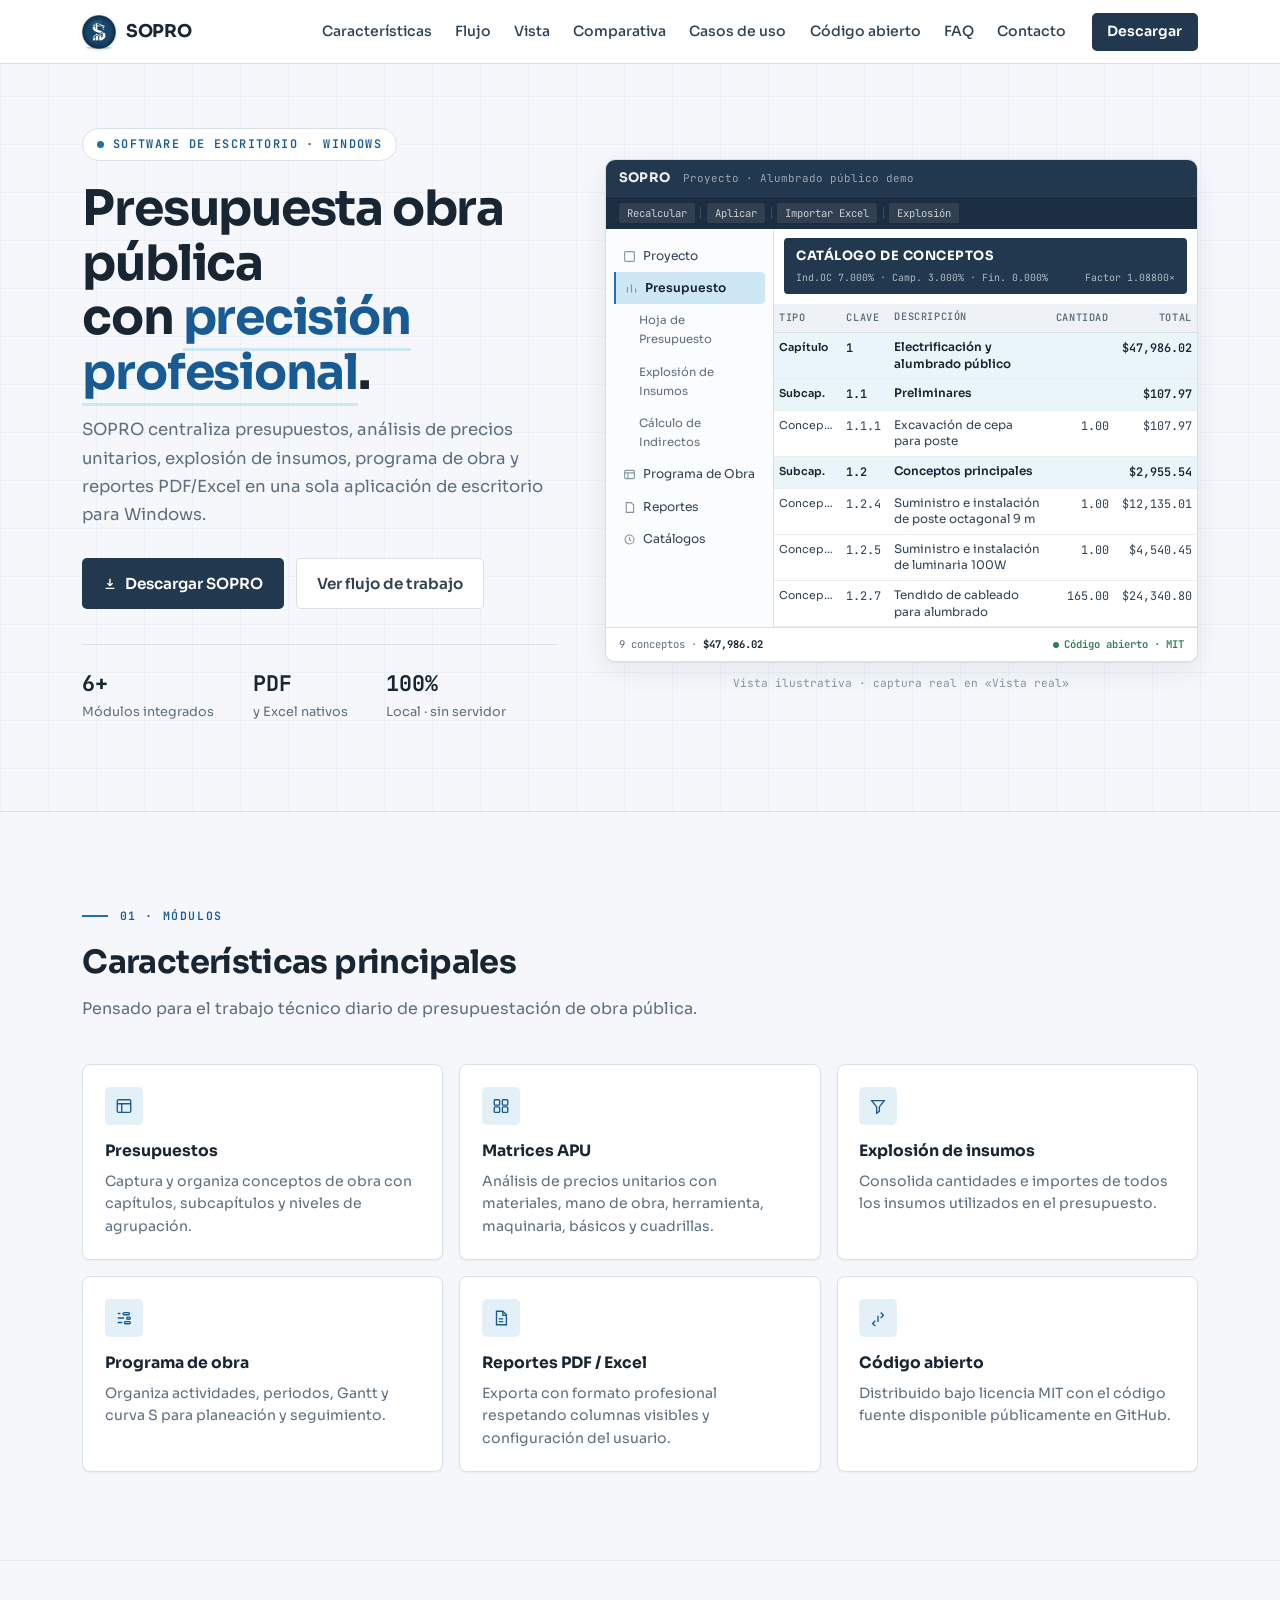
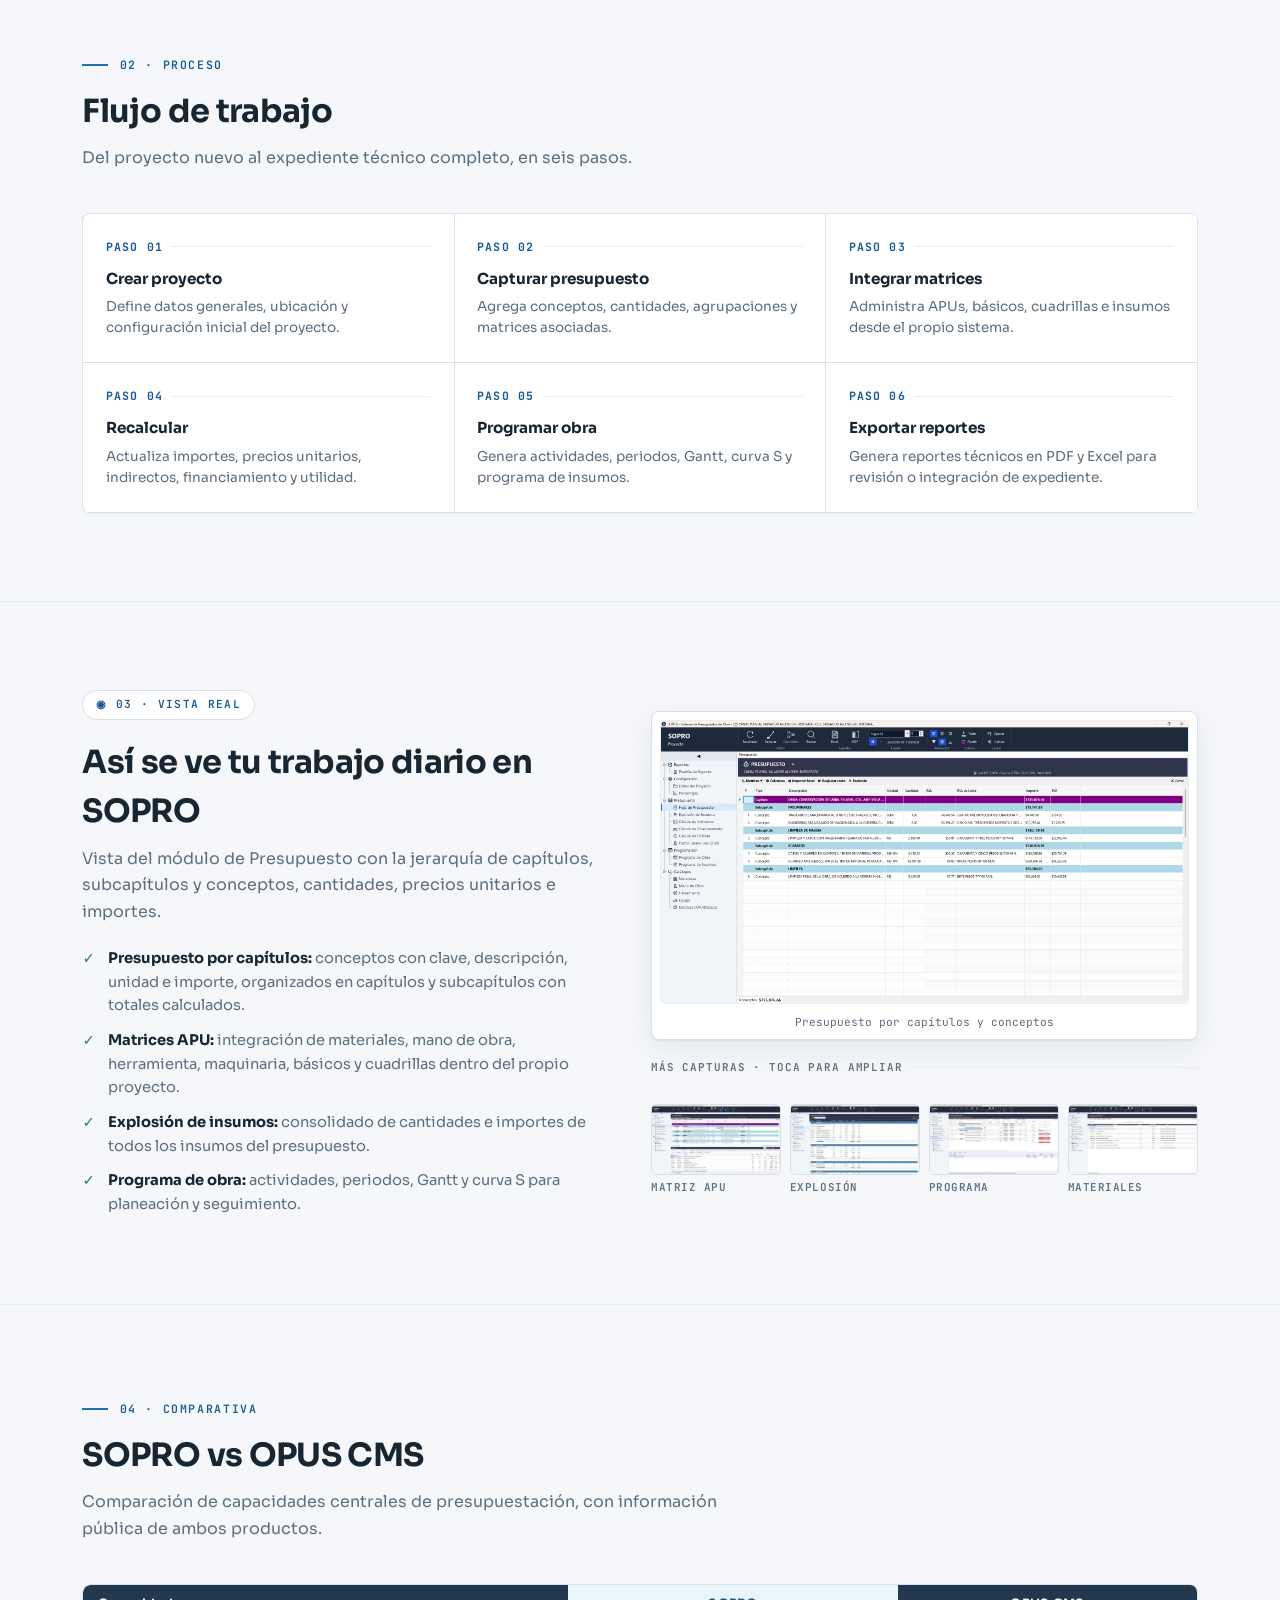
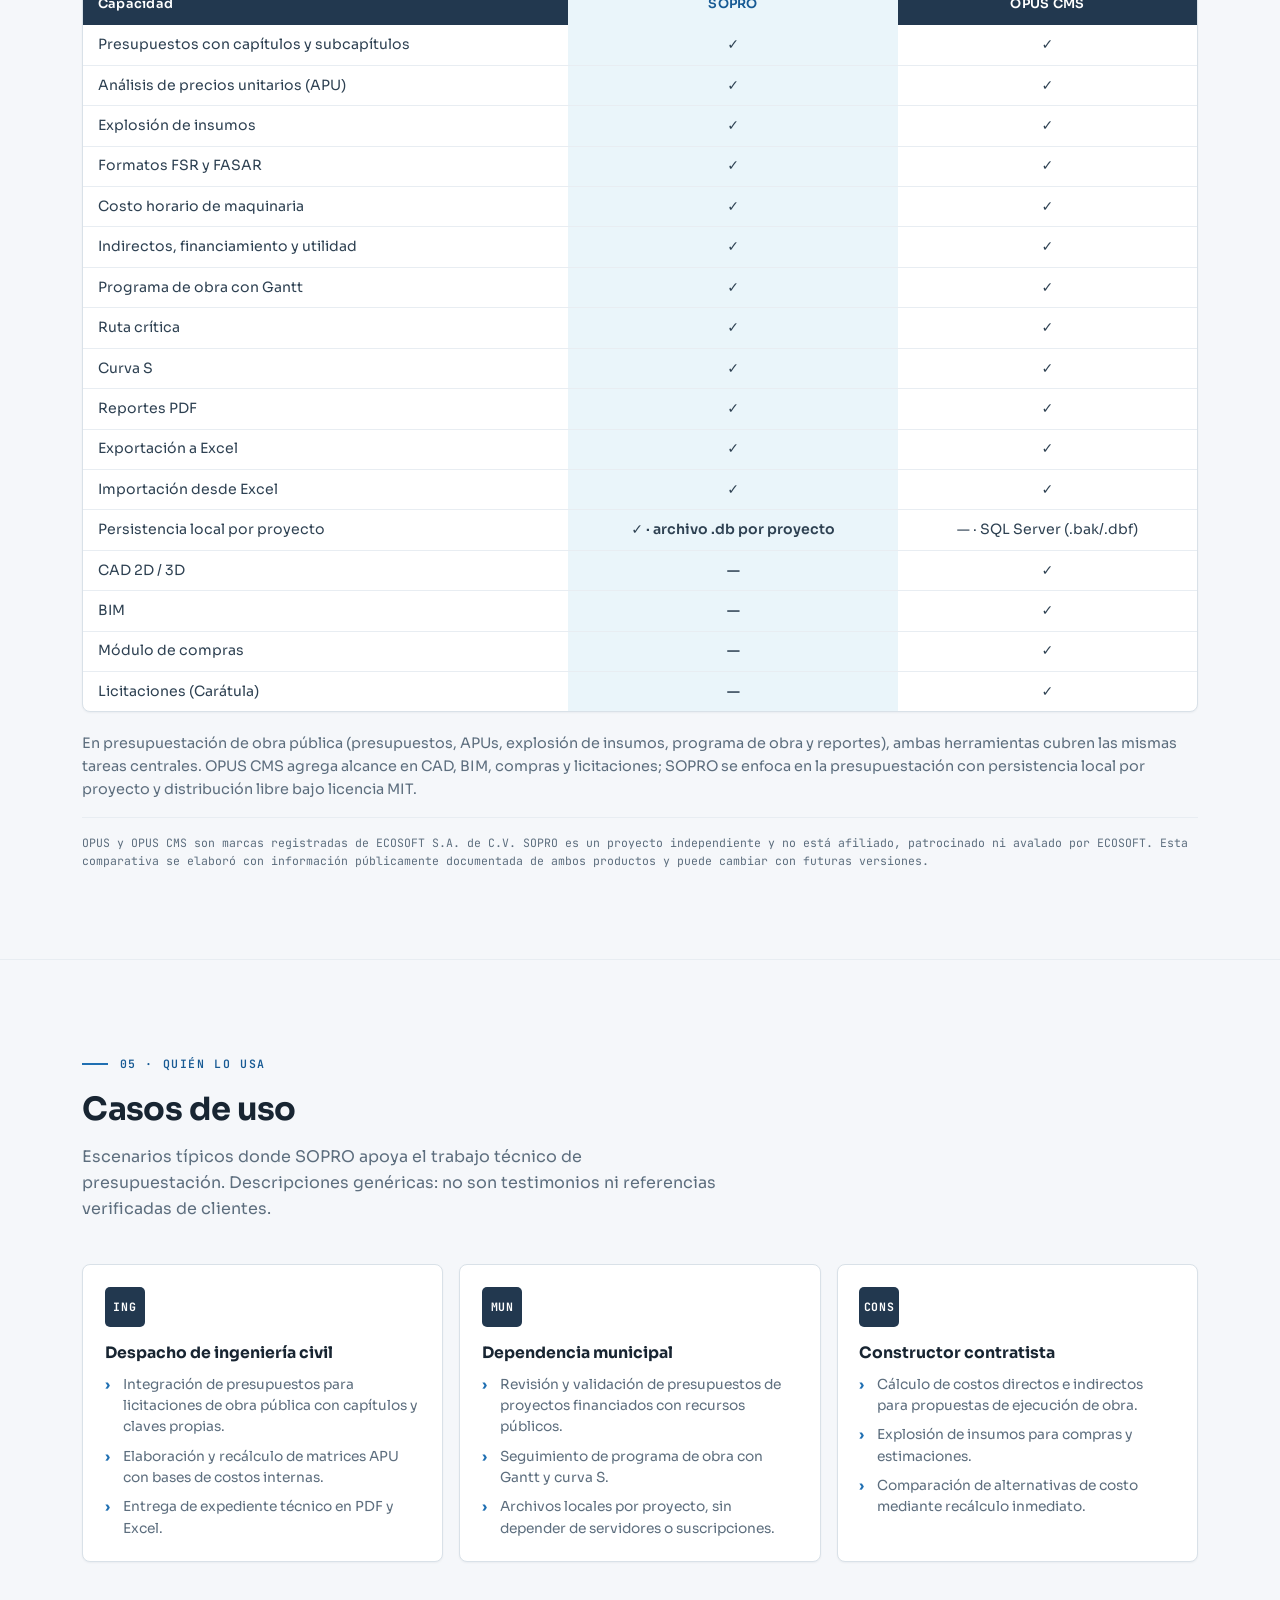
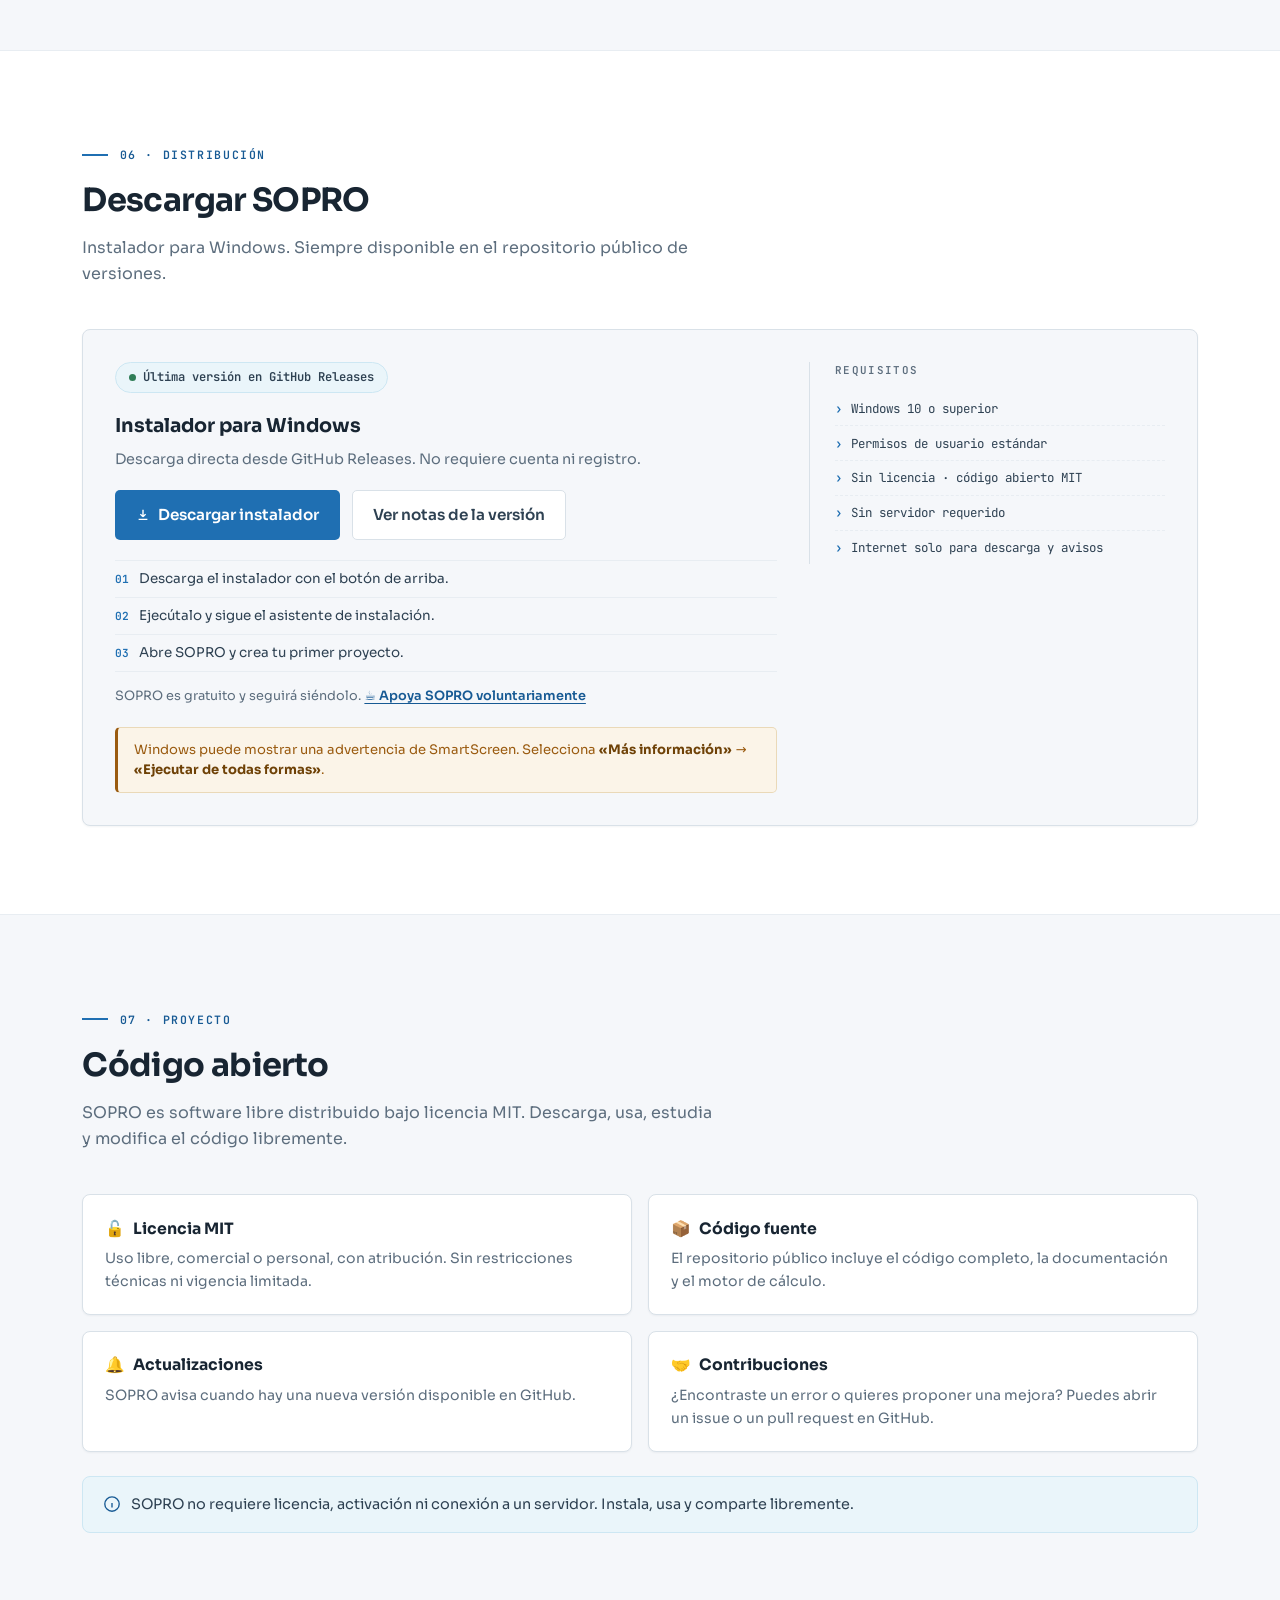
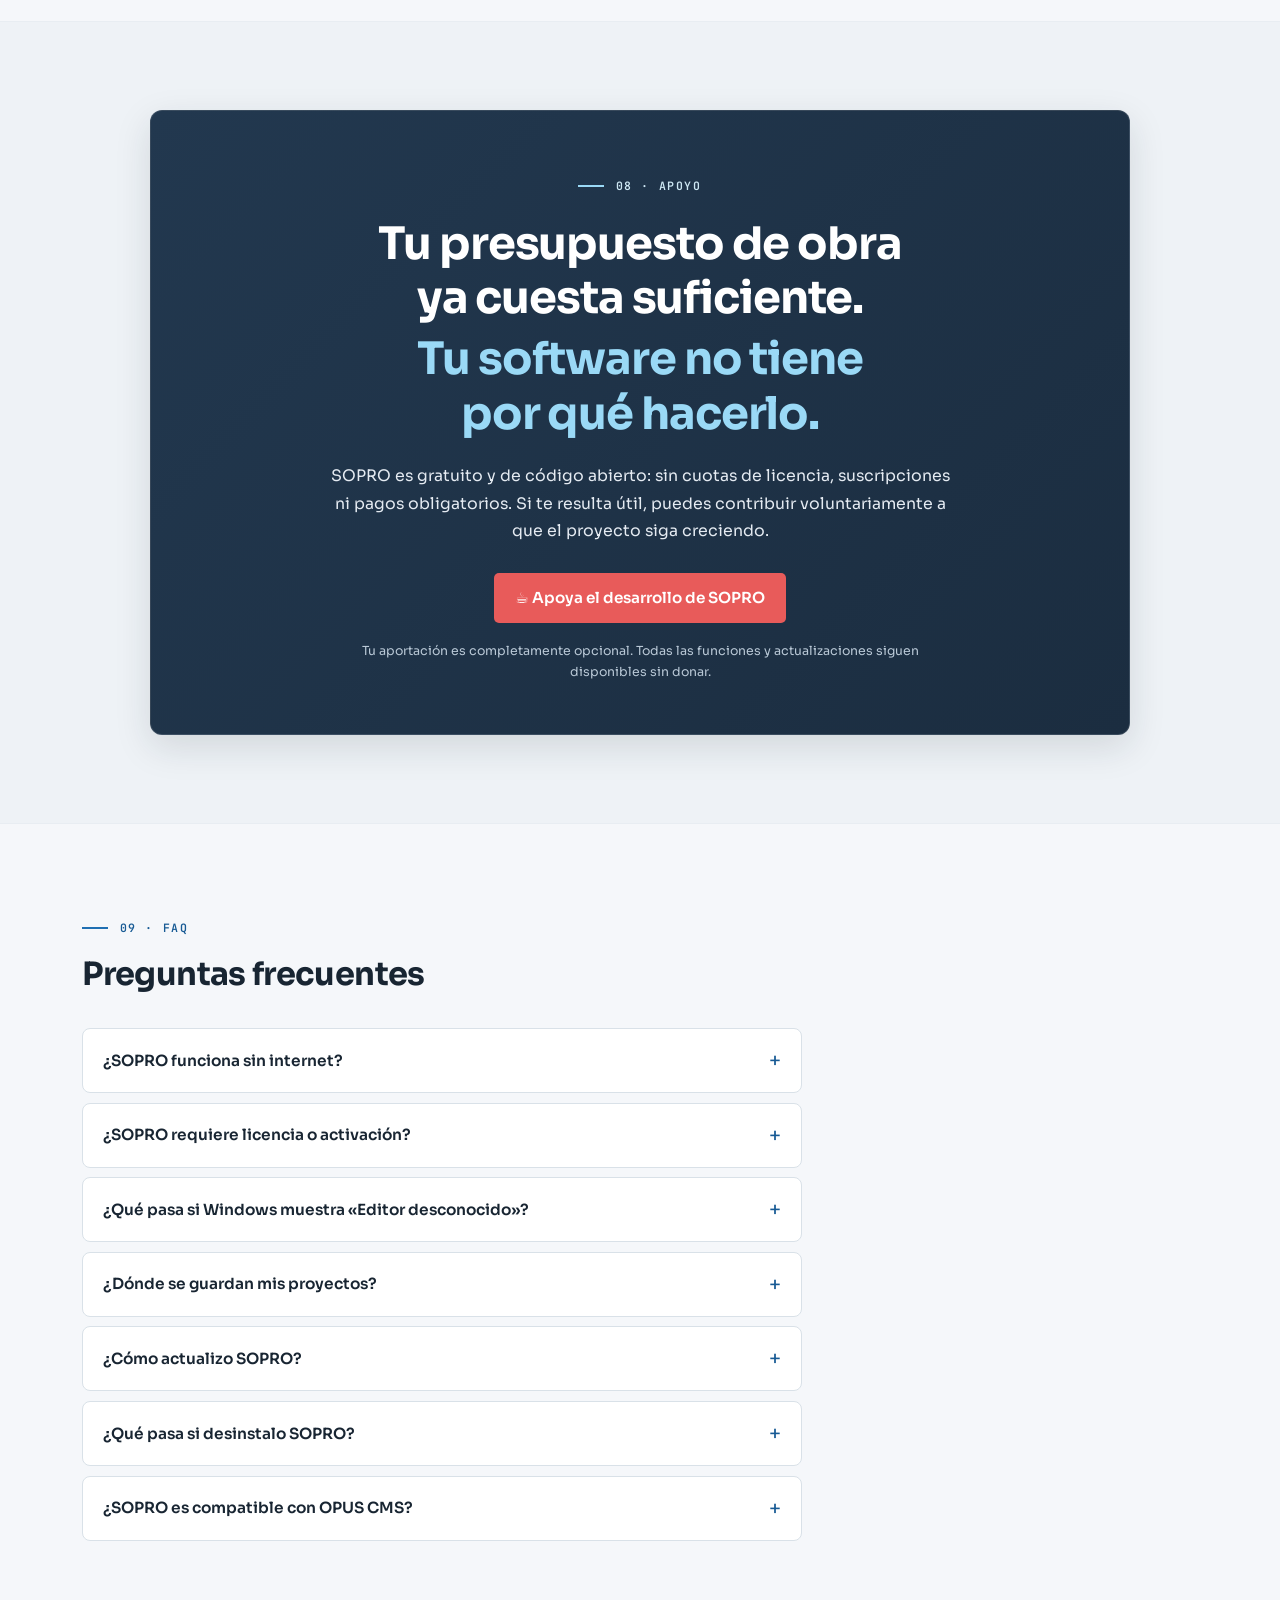
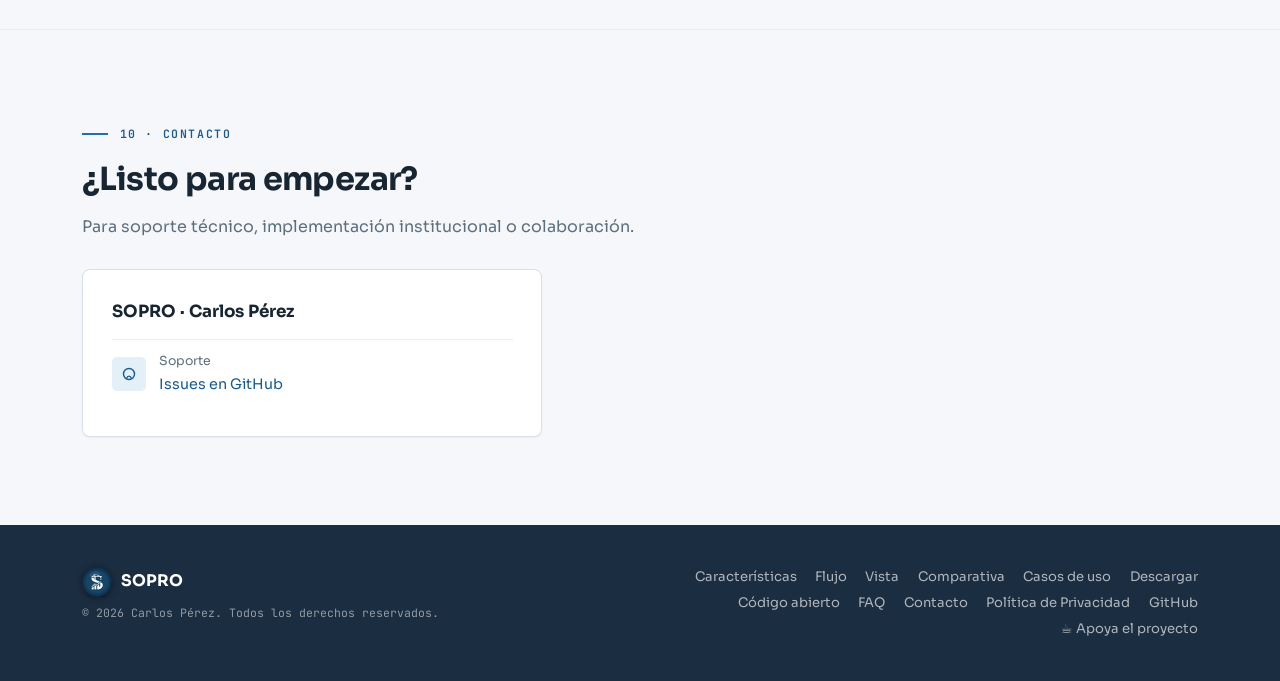
<file: index.html>
<!doctype html>
<html lang="es-MX">
<head>
  <meta charset="utf-8" />
  <meta name="viewport" content="width=device-width, initial-scale=1" />
  <script>document.documentElement.classList.add('js');</script>
  <title>SOPRO · Sistema de Presupuestación de Obra Pública</title>
  <meta name="description" content="Aplicación de escritorio para Windows que presupuesta obra pública: APUs, explosión de insumos, programa de obra y reportes PDF/Excel. Código abierto MIT." />
  <meta name="author" content="Carlos Pérez" />
  <meta name="application-name" content="SOPRO — Sistema de Presupuestación de Obra Pública" />
  <meta name="keywords" content="SOPRO, presupuesto de obra pública, análisis de precios unitarios, APU, programa de obra, explosión de insumos, software de presupuestos" />
  <meta name="robots" content="index, follow" />
  <meta name="theme-color" content="#F5F7FA" />
  <link rel="canonical" href="https://icarlost.github.io/SOPRO-WEB/" />
  <link rel="icon" href="assets/favicon.ico" sizes="16x16 24x24 32x32 48x48 64x64 128x128 256x256" />
  <noscript><style>.reveal { opacity: 1; transform: none }</style></noscript>
  <meta property="og:title" content="SOPRO · Sistema de Presupuestación de Obra Pública" />
  <meta property="og:description" content="Presupuestos, APUs, explosión de insumos, programa de obra y reportes PDF/Excel en una aplicación de escritorio para Windows." />
  <meta property="og:type" content="website" />
  <meta property="og:url" content="https://icarlost.github.io/SOPRO-WEB/" />
  <meta property="og:site_name" content="SOPRO" />
  <meta property="og:locale" content="es_MX" />
  <meta property="og:image" content="https://icarlost.github.io/SOPRO-WEB/assets/og-image-v3.png" />
  <meta property="og:image:width" content="1200" />
  <meta property="og:image:height" content="630" />
  <meta property="og:image:type" content="image/png" />
  <meta property="og:image:alt" content="SOPRO: presupuesto de obra pública con APUs, explosión de insumos y programa de obra." />
  <meta name="twitter:card" content="summary_large_image" />
  <meta name="twitter:title" content="SOPRO · Sistema de Presupuestación de Obra Pública" />
  <meta name="twitter:description" content="Presupuestos, APUs, explosión de insumos, programa de obra y reportes PDF/Excel en una aplicación de escritorio para Windows." />
  <meta name="twitter:image" content="https://icarlost.github.io/SOPRO-WEB/assets/og-image-v3.png" />
  <meta name="twitter:image:alt" content="SOPRO: presupuesto de obra pública con APUs, explosión de insumos y programa de obra." />
  <style>
    /* ======================================================================
       index.html · dirección visual «Expediente Técnico».
       Archivo 100% self-contained: NO enlaza assets/styles.css.
       Paleta derivada de la aplicación real (ribbon navy, selección de fila
       cian). Fuentes autohospedadas en 'assets/fonts/...' (SIL OFL).
       ==================================================================== */

    /* ─── 1 · @font-face · fuentes autohospedadas (variable wght 100..800) ── */

    /* Sora · latin */
    @font-face {
      font-family: 'Sora';
      font-style: normal;
      font-weight: 100 800;
      font-display: swap;
      src: url('assets/fonts/sora-variable-latin.woff2') format('woff2');
      unicode-range: U+0000-00FF, U+0131, U+0152-0153, U+02BB-02BC, U+02C6, U+02DA, U+02DC, U+0304, U+0308, U+0329, U+2000-206F, U+2074, U+20AC, U+2122, U+2191, U+2193, U+2212, U+2215, U+FEFF, U+FFFD;
    }

    /* Sora · latin-ext */
    @font-face {
      font-family: 'Sora';
      font-style: normal;
      font-weight: 100 800;
      font-display: swap;
      src: url('assets/fonts/sora-variable-latin-ext.woff2') format('woff2');
      unicode-range: U+0100-02AF, U+0304, U+0308, U+0329, U+1E00-1E9F, U+1EF2-1EFF, U+2020, U+20A0-20AB, U+20AD-20C0, U+2113, U+2C60-2C7F, U+A720-A7FF;
    }

    /* JetBrains Mono · latin */
    @font-face {
      font-family: 'JetBrains Mono';
      font-style: normal;
      font-weight: 100 800;
      font-display: swap;
      src: url('assets/fonts/jetbrains-mono-variable-latin.woff2') format('woff2');
      unicode-range: U+0000-00FF, U+0131, U+0152-0153, U+02BB-02BC, U+02C6, U+02DA, U+02DC, U+0304, U+0308, U+0329, U+2000-206F, U+2074, U+20AC, U+2122, U+2191, U+2193, U+2212, U+2215, U+FEFF, U+FFFD;
    }

    /* JetBrains Mono · latin-ext */
    @font-face {
      font-family: 'JetBrains Mono';
      font-style: normal;
      font-weight: 100 800;
      font-display: swap;
      src: url('assets/fonts/jetbrains-mono-variable-latin-ext.woff2') format('woff2');
      unicode-range: U+0100-02AF, U+0304, U+0308, U+0329, U+1E00-1E9F, U+1EF2-1EFF, U+2020, U+20A0-20AB, U+20AD-20C0, U+2113, U+2C60-2C7F, U+A720-A7FF;
    }

    /* ─── 2 · tokens del sistema «Expediente Técnico» ───────────────────── */
    :root {
      color-scheme: light;

      /* Papel y tinta */
      --paper:      #F5F7FA;
      --surface:    #FFFFFF;
      --surface-2:  #EEF2F6;
      --ink:        #182532;
      --ink-2:      #2E4152;
      --muted:      #5D6E7E;
      --muted-2:    #8496A5;

      /* Paleta de la app */
      --navy:       #22384F;
      --navy-2:     #1B2D40;
      --navy-3:     #2C435E;
      --selection:  #CDE7F3;
      --selection-2:#EAF5FA;

      /* Acento único */
      --accent:     #1F6FB2;
      --accent-ink: #175A94;
      --accent-soft:#E4F0F8;

      /* Semánticos */
      --ok:         #2F7D57;
      --warn:       #9A5B10;
      --warn-bg:    #FBF4E8;
      --kofi:       #E85B5A;

      /* Geometría */
      --line:       #D9E1E8;
      --line-soft:  #E8EDF2;
      --radius:     8px;
      --radius-sm:  5px;

      /* Sombra contenida, monocroma */
      --shadow-card:  0 1px 2px rgba(24,37,50,.06), 0 10px 30px rgba(24,37,50,.07);
      --shadow-soft:  0 1px 2px rgba(24,37,50,.05);

      /* Tipografía */
      --font: 'Sora', system-ui, 'Segoe UI', sans-serif;
      --mono: 'JetBrains Mono', ui-monospace, Consolas, monospace;
    }

    /* ─── 3 · base ──────────────────────────────────────────────────────── */
    *, *::before, *::after { box-sizing: border-box; margin: 0; padding: 0 }
    html { scroll-behavior: smooth; scroll-padding-top: 92px }
    body {
      font-family: var(--font);
      color: var(--ink);
      background: var(--paper);
      -webkit-font-smoothing: antialiased;
      line-height: 1.55;
    }
    a { color: var(--accent-ink); text-decoration: none }
    a:hover { text-decoration: underline; text-underline-offset: 3px }
    img, svg { display: block }
    section[id] { scroll-margin-top: 92px }
    .container { max-width: 1160px; margin: 0 auto; padding: 0 1.4rem }
    section { padding: 5.5rem 0 }
    section + section { border-top: 1px solid var(--line-soft) }
    .skip-link {
      position: absolute; left: -999px; top: 0; z-index: 200;
      background: var(--navy); color: #fff; padding: .6rem 1rem;
      border-radius: 0 0 var(--radius-sm) 0; font-size: .9rem;
    }
    .skip-link:focus { left: 0 }
    :is(a, button, summary):focus-visible {
      outline: 2px solid var(--accent); outline-offset: 2px; border-radius: var(--radius-sm);
    }

    /* ─── 4 · nav · barra sólida como el ribbon de la app ───────────────── */
    .nav-wrap {
      position: fixed; inset: 0 0 auto 0; z-index: 100;
      background: rgba(255,255,255,.96);
      border-bottom: 1px solid var(--line);
      transition: box-shadow .25s ease;
    }
    .nav-wrap.scrolled { box-shadow: 0 2px 12px rgba(24,37,50,.08) }
    nav { display: flex; align-items: center; justify-content: space-between; gap: 1rem; padding: .8rem 0 }
    .brand {
      display: flex; align-items: center; gap: .6rem; flex: none;
      font-weight: 700; font-size: 1.1rem; color: var(--ink); letter-spacing: -.02em;
    }
    .logo-mark {
      width: 34px; height: 34px; flex: none;
      object-fit: contain;
      filter: drop-shadow(0 1px 2px rgba(24,37,50,.16));
    }
    .menu {
      display: flex; gap: .15rem; align-items: center; flex-wrap: nowrap;
      margin-left: auto;
    }
    .menu a {
      color: var(--ink-2); font-size: .88rem; font-weight: 500;
      padding: .45rem .65rem; border-radius: var(--radius-sm);
      white-space: nowrap;
      transition: color .15s, background .15s;
    }
    .menu a:hover { color: var(--ink); background: var(--surface-2); text-decoration: none }
    .nav-actions { display: flex; align-items: center; gap: .5rem; flex: none }
    .btn-nav {
      display: inline-flex; align-items: center; justify-content: center;
      background: var(--navy); color: #fff; font-weight: 600;
      font-size: .88rem; white-space: nowrap;
      padding: .5rem .95rem; border-radius: var(--radius-sm);
      transition: background .15s, transform .15s;
    }
    .btn-nav:hover { background: var(--navy-3); color: #fff; text-decoration: none }

    .nav-toggle {
      display: none; flex-direction: column; justify-content: center; gap: 5px;
      width: 40px; height: 40px; padding: 10px;
      background: transparent; border: 1px solid var(--line);
      border-radius: var(--radius-sm); cursor: pointer;
    }
    .nav-toggle:hover { background: var(--surface-2) }
    .nav-toggle span {
      display: block; height: 2px; width: 100%; background: var(--ink);
      border-radius: 2px; transition: transform .22s ease, opacity .22s ease;
    }
    .nav-toggle[aria-expanded="true"] span:nth-child(1) { transform: translateY(7px) rotate(45deg) }
    .nav-toggle[aria-expanded="true"] span:nth-child(2) { opacity: 0 }
    .nav-toggle[aria-expanded="true"] span:nth-child(3) { transform: translateY(-7px) rotate(-45deg) }

    /* ─── 5 · hero · papel de dibujo técnico ────────────────────────────── */
    .hero {
      position: relative; overflow: hidden;
      padding: 8rem 0 5.5rem;
      background:
        linear-gradient(rgba(31,111,178,.045) 1px, transparent 1px) 0 0 / 100% 48px,
        linear-gradient(90deg, rgba(31,111,178,.045) 1px, transparent 1px) 0 0 / 48px 100%,
        var(--paper);
      border-bottom: 1px solid var(--line);
    }
    .hero-inner {
      position: relative; z-index: 1;
      display: grid; grid-template-columns: minmax(0, 1fr) minmax(0, 1.25fr);
      gap: 3rem; align-items: center;
    }
    .eyebrow {
      display: inline-flex; align-items: center; gap: .55rem;
      font-family: var(--mono); font-size: .74rem; font-weight: 600;
      letter-spacing: .12em; text-transform: uppercase;
      color: var(--accent-ink);
      border: 1px solid var(--line); background: var(--surface);
      border-radius: 999px; padding: .4rem .85rem;
      margin-bottom: 1.3rem;
    }
    .eyebrow-dot { width: 7px; height: 7px; border-radius: 50%; background: var(--accent) }
    h1 {
      font-size: clamp(2.1rem, 4.4vw, 3.05rem);
      font-weight: 700; line-height: 1.12;
      letter-spacing: -.025em;
      margin-bottom: 1rem;
    }
    h1 em {
      font-style: normal;
      color: var(--accent-ink);
      border-bottom: 3px solid var(--selection);
    }
    .hero-desc {
      color: var(--muted); font-size: 1.04rem; line-height: 1.7;
      margin-bottom: 1.8rem; max-width: 480px;
    }
    .cta { display: flex; flex-wrap: wrap; gap: .7rem }
    .btn {
      display: inline-flex; align-items: center; gap: .5rem;
      border: 1px solid transparent; border-radius: var(--radius-sm);
      padding: .78rem 1.25rem; font-weight: 600; font-size: .95rem;
      cursor: pointer; text-decoration: none; font-family: var(--font);
      transition: background .15s, border-color .15s, transform .15s;
    }
    .btn:hover { text-decoration: none }
    .btn-primary { background: var(--navy); color: #fff }
    .btn-primary:hover { background: var(--navy-3); transform: translateY(-1px) }
    .btn-ghost {
      background: var(--surface); color: var(--ink-2); border-color: var(--line);
    }
    .btn-ghost:hover { border-color: var(--accent); color: var(--accent-ink) }
    .btn-accent { background: var(--accent); color: #fff }
    .btn-accent:hover { background: var(--accent-ink); transform: translateY(-1px) }

    .hero-stats {
      display: flex; gap: 2.4rem; margin-top: 2.2rem;
      padding-top: 1.4rem; border-top: 1px solid var(--line);
    }
    .stat-val {
      font-family: var(--mono); font-size: 1.35rem; font-weight: 700;
      color: var(--ink); font-variant-numeric: tabular-nums;
    }
    .stat-lbl { color: var(--muted); font-size: .8rem; margin-top: .15rem }

    /* ─── 6 · ventana de app · chrome fiel a la aplicación real ─────────── */
    .mock-wrap {
      border: 1px solid var(--line); border-radius: 10px;
      background: var(--surface);
      box-shadow: var(--shadow-card);
      overflow: hidden; font-size: .78rem;
      /* la ventana se adapta a SU propio ancho, no al del viewport */
      container-type: inline-size; container-name: mock;
    }
    .app-titlebar {
      display: flex; align-items: center; gap: .8rem;
      background: var(--navy); color: rgba(255,255,255,.92);
      padding: .5rem .8rem;
    }
    .app-titlebar .app-name { font-weight: 700; font-size: .82rem; letter-spacing: .02em }
    .app-titlebar .app-sub { color: rgba(255,255,255,.55); font-family: var(--mono); font-size: .68rem }
    .app-ribbon {
      display: flex; align-items: center; gap: .35rem; flex-wrap: wrap;
      background: var(--navy-2); color: rgba(255,255,255,.75);
      padding: .35rem .8rem; font-family: var(--mono); font-size: .66rem;
      border-top: 1px solid rgba(255,255,255,.08);
    }
    .rb { padding: .12rem .5rem; border-radius: 3px; background: rgba(255,255,255,.09) }
    .rb-sep { width: 1px; height: 12px; background: rgba(255,255,255,.15) }
    .app-body { display: grid; grid-template-columns: minmax(0, 1fr); min-height: 320px }
    .app-side {
      display: none;
      background: #FBFCFD; border-right: 1px solid var(--line);
      padding: .7rem .5rem; font-size: .76rem;
    }
    .side-item {
      display: flex; align-items: center; gap: .45rem;
      color: var(--ink-2); padding: .42rem .55rem; border-radius: 4px;
    }
    .side-item svg { width: 13px; height: 13px; flex: none; color: var(--muted-2) }
    .side-item.active {
      background: var(--selection); color: var(--ink); font-weight: 600;
      border-left: 2px solid var(--accent); border-radius: 0 4px 4px 0;
    }
    .side-item.sub { padding-left: 1.55rem; color: var(--muted); font-size: .72rem }
    .app-main { min-width: 0; background: var(--surface) }
    .app-banner {
      background: var(--navy); color: #fff;
      padding: .55rem .8rem; margin: .6rem;
      border-radius: 4px;
    }
    .app-banner .b-title { font-size: .8rem; font-weight: 700; letter-spacing: .04em }
    .app-banner .b-meta {
      display: flex; justify-content: space-between; gap: .5rem 1rem; flex-wrap: wrap;
      font-family: var(--mono); font-size: .62rem; color: rgba(255,255,255,.65); margin-top: .2rem;
    }
    table.grid { width: 100%; border-collapse: collapse; font-size: .74rem }
    table.grid th {
      background: var(--surface-2); color: var(--muted);
      font-family: var(--mono); font-size: .64rem; font-weight: 600;
      text-transform: uppercase; letter-spacing: .06em;
      text-align: left; padding: .42rem .55rem;
      border-bottom: 1px solid var(--line);
      white-space: nowrap;
    }
    table.grid td {
      padding: .4rem .55rem; border-bottom: 1px solid var(--line-soft);
      color: var(--ink-2); white-space: nowrap;
    }
    table.grid td.num { text-align: right; font-family: var(--mono); font-variant-numeric: tabular-nums }
    .row-type { color: var(--muted-2); font-size: .68rem }
    tr.grp td { background: var(--selection-2); font-weight: 600; color: var(--ink) }
    .imp { font-family: var(--mono); font-variant-numeric: tabular-nums; font-weight: 600; color: var(--ink) }
    .app-statusbar {
      display: flex; justify-content: space-between; align-items: center; gap: 1rem;
      padding: .5rem .8rem; border-top: 1px solid var(--line);
      font-family: var(--mono); font-size: .66rem; color: var(--muted);
      background: var(--surface);
    }
    .status-ok { display: inline-flex; align-items: center; gap: .35rem; color: var(--ok); font-weight: 600 }
    .status-dot { width: 6px; height: 6px; border-radius: 50%; background: currentColor }
    .mock-caption {
      margin-top: .8rem; text-align: center;
      font-family: var(--mono); font-size: .7rem; color: var(--muted-2);
    }

    /* la ventana muestra su panel lateral sólo cuando hay ancho sobrante */
    @container mock (min-width: 570px) {
      .app-body { grid-template-columns: 168px minmax(0, 1fr) }
      .app-side { display: block }
    }

    /* ─── 7 · encabezados de sección · estilo expediente ────────────────── */
    .section-head { max-width: 640px; margin-bottom: 2.6rem }
    .section-label {
      display: inline-flex; align-items: center; gap: .7rem;
      font-family: var(--mono); font-size: .72rem; font-weight: 600;
      letter-spacing: .14em; text-transform: uppercase;
      color: var(--accent-ink); margin-bottom: .8rem;
    }
    .section-label::before { content: ''; width: 26px; height: 2px; background: var(--accent) }
    h2 { font-size: clamp(1.5rem, 3vw, 2rem); font-weight: 700; letter-spacing: -.02em; margin-bottom: .55rem }
    .sub { color: var(--muted); line-height: 1.65 }

    /* ─── 8 · tarjetas · plano con hairline ─────────────────────────────── */
    .grid-3 { display: grid; grid-template-columns: repeat(3, 1fr); gap: 1rem }
    .grid-2 { display: grid; grid-template-columns: repeat(2, 1fr); gap: 1rem }
    .card {
      background: var(--surface);
      border: 1px solid var(--line);
      border-radius: var(--radius);
      box-shadow: var(--shadow-soft);
      padding: 1.35rem;
      transition: border-color .18s, box-shadow .18s, transform .18s;
    }
    .card:hover {
      border-color: var(--accent);
      box-shadow: var(--shadow-card);
      transform: translateY(-2px);
    }
    .feat-icon {
      width: 38px; height: 38px; border-radius: var(--radius-sm);
      background: var(--accent-soft); color: var(--accent-ink);
      display: grid; place-items: center; margin-bottom: .9rem;
    }
    .feat-icon svg { width: 18px; height: 18px }
    .card h3 { font-size: .98rem; font-weight: 700; margin-bottom: .4rem }
    .card p { color: var(--muted); font-size: .88rem; line-height: 1.6 }

    /* ─── 9 · flujo · línea de proceso numerada ─────────────────────────── */
    .steps-grid {
      display: grid; grid-template-columns: repeat(3, 1fr);
      gap: 0; border-top: 1px solid var(--line); border-left: 1px solid var(--line);
      background: var(--surface);
      border-radius: var(--radius); overflow: hidden;
      box-shadow: var(--shadow-soft);
    }
    .step-card {
      padding: 1.5rem 1.4rem;
      border-right: 1px solid var(--line); border-bottom: 1px solid var(--line);
      transition: background .18s;
    }
    .step-card:hover { background: var(--selection-2) }
    .step-num {
      font-family: var(--mono); font-size: .72rem; font-weight: 700;
      color: var(--accent-ink); letter-spacing: .1em; margin-bottom: .7rem;
      display: flex; align-items: center; gap: .55rem;
    }
    .step-num::after { content: ''; flex: 1; height: 1px; background: var(--line-soft) }
    .step-card h3 { font-size: .95rem; font-weight: 700; margin-bottom: .35rem }
    .step-card p { color: var(--muted); font-size: .85rem; line-height: 1.55 }

    /* ─── 10 · captura real ─────────────────────────────────────────────── */
    .split-2 { display: grid; grid-template-columns: 1fr 1.05fr; gap: 3rem; align-items: center }
    .split-2 > * { min-width: 0 }
    .illus-pill {
      display: inline-flex; align-items: center; gap: .45rem;
      font-family: var(--mono); font-size: .7rem; font-weight: 600;
      letter-spacing: .12em; text-transform: uppercase;
      color: var(--accent-ink);
      border: 1px solid var(--line); background: var(--surface);
      border-radius: 999px; padding: .35rem .8rem; margin-bottom: 1.1rem;
    }
    .vista-list { list-style: none; display: grid; gap: .7rem; margin-top: 1.4rem }
    .vista-list li {
      padding-left: 1.6rem; position: relative;
      color: var(--muted); font-size: .92rem; line-height: 1.6;
    }
    .vista-list li::before {
      content: '✓'; position: absolute; left: 0; top: 0;
      color: var(--ok); font-weight: 700;
    }
    .vista-list li strong { color: var(--ink) }
    .shot-gallery { display: grid; gap: 1.2rem }
    .shot-wrap {
      margin: 0; border: 1px solid var(--line); border-radius: var(--radius);
      overflow: hidden; background: var(--surface);
      box-shadow: var(--shadow-card);
      padding: 8px;
    }
    .shot-btn {
      position: relative;
      display: block; width: 100%;
      padding: 0; border: 0; background: none;
      border-radius: 4px; cursor: zoom-in;
      font: inherit; text-align: inherit;
    }
    .shot-btn img { width: 100%; height: auto; border-radius: 4px; border: 1px solid var(--line-soft) }
    .shot-hint {
      position: absolute; right: 14px; bottom: 14px;
      display: inline-flex; align-items: center; gap: .4rem;
      background: var(--navy); color: #fff;
      font-family: var(--mono); font-size: .68rem; font-weight: 600;
      letter-spacing: .08em; text-transform: uppercase;
      padding: .38rem .75rem; border-radius: 999px;
      box-shadow: 0 2px 10px rgba(16,26,37,.35);
      opacity: 0; transform: translateY(4px);
      transition: opacity .18s ease, transform .18s ease;
      pointer-events: none;
    }
    .shot-hint svg { width: 12px; height: 12px }
    .shot-btn:hover .shot-hint, .shot-btn:focus-visible .shot-hint, .shot-btn:focus .shot-hint { opacity: 1; transform: none }
    @media (hover: none) {
      .shot-hint { opacity: 1; transform: none }
    }
    .shot-caption {
      font-family: var(--mono); font-size: .7rem; color: var(--muted);
      text-align: center; margin-top: .6rem;
    }
    /* tira de miniaturas: resto de capturas de la galería (rejilla compacta) */
    .shot-strip {
      display: grid; grid-template-columns: repeat(4, 1fr); gap: .55rem;
      min-width: 0;
    }
    .shot-thumb {
      min-width: 0; min-height: 44px; /* área táctil ≥ 44 px */
      display: flex; flex-direction: column; gap: .4rem;
      padding: 0; border: 0; background: none; cursor: zoom-in;
      font: inherit; text-align: inherit; border-radius: var(--radius-sm);
    }
    .shot-thumb:focus-visible { outline: 2px solid var(--accent); outline-offset: 2px }
    .shot-thumb-frame {
      display: block; overflow: hidden; min-width: 0;
      border: 1px solid var(--line); border-radius: var(--radius-sm);
      background: var(--surface);
      transition: border-color .15s, box-shadow .15s, transform .15s;
    }
    .shot-thumb-frame img {
      display: block; width: 100%; height: auto; max-width: 100%;
    }
    .shot-thumb:hover .shot-thumb-frame,
    .shot-thumb:focus-visible .shot-thumb-frame {
      border-color: var(--accent);
      box-shadow: 0 3px 12px rgba(31,111,178,.18);
      transform: translateY(-2px);
    }
    .shot-thumb:hover .shot-thumb-frame img { opacity: .9 }
    .shot-thumb-label {
      font-family: var(--mono); font-size: .68rem; font-weight: 600;
      letter-spacing: .05em; text-transform: uppercase;
      color: var(--muted); text-align: center; line-height: 1.25;
      transition: color .15s; overflow-wrap: break-word;
    }
    .shot-thumb:hover .shot-thumb-label,
    .shot-thumb:focus-visible .shot-thumb-label { color: var(--accent-ink) }
    /* micro-título de la tira: señala que hay más capturas interactivas */
    .shot-strip-title {
      font-family: var(--mono); font-size: .68rem; font-weight: 600;
      letter-spacing: .08em; text-transform: uppercase;
      color: var(--muted); margin-bottom: .55rem;
      display: flex; align-items: center; gap: .55rem;
    }
    .shot-strip-title::after { content: ''; flex: 1; height: 1px; background: var(--line-soft) }
    @media (max-width: 720px) {
      .shot-strip { grid-template-columns: repeat(2, 1fr); gap: .7rem .6rem }
    }

    /* ─── 10b · lightbox de capturas (diálogo nativo) ───────────────────── */
    html.lb-open { overflow: hidden }
    .lightbox {
      width: min(1200px, calc(100vw - 2rem));
      max-height: calc(100dvh - 2rem);
      margin: auto; overflow: auto;
      border: 1px solid var(--line); border-radius: var(--radius);
      background: var(--surface); color: var(--ink);
      padding: 0; box-shadow: var(--shadow-card);
    }
    .lightbox[open] { animation: lb-in .18s ease }
    @keyframes lb-in {
      from { opacity: 0; transform: translateY(10px) }
      to { opacity: 1; transform: none }
    }
    .lightbox::backdrop { background: rgba(16,26,37,.85) }
    .lb-inner { position: relative; padding: .8rem .8rem 1rem }
    .lb-head {
      display: flex; align-items: center; justify-content: space-between;
      gap: 1rem; margin-bottom: .7rem;
    }
    .lb-title {
      font-family: var(--mono); font-size: .7rem; font-weight: 600;
      letter-spacing: .12em; text-transform: uppercase; color: var(--muted);
    }
    .lb-close {
      width: 34px; height: 34px; flex: none;
      display: grid; place-items: center;
      background: var(--surface); color: var(--ink-2);
      border: 1px solid var(--line); border-radius: 999px;
      cursor: pointer; transition: background .15s, color .15s, border-color .15s;
    }
    .lb-close:hover { background: var(--navy); color: #fff; border-color: var(--navy) }
    .lb-close svg { width: 14px; height: 14px }
    .lb-actions { display: flex; align-items: center; gap: .5rem }
    /* el botón de zoom solo tiene sentido en móvil: en escritorio la captura
       ya se muestra grande; oculto aquí, visible en la sección ≤720px */
    .lb-zoom-btn {
      display: none;
      width: 44px; height: 44px; flex: none;
      place-items: center;
      background: var(--surface); color: var(--ink-2);
      border: 1px solid var(--line); border-radius: 999px;
      cursor: pointer; transition: background .15s, color .15s, border-color .15s;
    }
    .lb-zoom-btn:hover { background: var(--navy); color: #fff; border-color: var(--navy) }
    .lb-zoom-btn[aria-pressed="true"] { background: var(--navy); color: #fff; border-color: var(--navy) }
    .lb-zoom-btn svg { width: 16px; height: 16px }
    .lb-stage { margin: 0 }
    .lb-stage img {
      display: block; margin: 0 auto;
      max-width: 100%; max-height: min(72vh, 700px);
      width: auto; height: auto;
      border: 1px solid var(--line); border-radius: 4px;
      background: var(--paper);
    }
    .lb-bar {
      display: flex; align-items: center; justify-content: center;
      gap: 1.1rem; margin-top: .85rem;
    }
    .lb-nav {
      width: 34px; height: 34px;
      display: grid; place-items: center;
      background: var(--surface); color: var(--ink-2);
      border: 1px solid var(--line); border-radius: 999px;
      cursor: pointer; transition: background .15s, color .15s, border-color .15s;
    }
    .lb-nav:hover { background: var(--navy); color: #fff; border-color: var(--navy) }
    .lb-nav:disabled { opacity: .4; cursor: default }
    .lb-nav:disabled:hover { background: var(--surface); color: var(--ink-2); border-color: var(--line) }
    .lb-nav svg { width: 14px; height: 14px }
    .lb-nav[hidden] { display: none }
    .lb-count {
      font-family: var(--mono); font-size: .72rem; font-weight: 600;
      color: var(--muted); font-variant-numeric: tabular-nums;
      min-width: 3.4em; text-align: center;
    }
    .lb-caption {
      font-family: var(--mono); font-size: .72rem; color: var(--muted);
      text-align: center; margin-top: .5rem; line-height: 1.5;
    }

    /* ─── 11 · comparativa · tabla como en la app ───────────────────────── */
    .table-scroll {
      overflow-x: auto; -webkit-overflow-scrolling: touch;
      background: var(--surface);
      border: 1px solid var(--line); border-radius: var(--radius);
      box-shadow: var(--shadow-soft);
    }
    .table-scroll:focus-visible { outline: 2px solid var(--accent); outline-offset: 2px }
    .comp-table { min-width: 580px; width: 100%; border-collapse: collapse; font-size: .88rem }
    .comp-table th {
      background: var(--navy); color: #fff; text-align: left;
      padding: .65rem .9rem; font-weight: 600; font-size: .8rem;
      letter-spacing: .02em;
    }
    .comp-table th:first-child { border-radius: var(--radius) 0 0 0 }
    .comp-table td {
      padding: .55rem .9rem; border-bottom: 1px solid var(--line-soft);
      color: var(--ink-2);
    }
    .comp-table tbody tr:last-child td { border-bottom: none }
    .comp-table tbody tr:hover td { background: var(--selection-2) }
    .comp-table th:nth-child(2), .comp-table th:nth-child(3),
    .comp-table td:nth-child(2), .comp-table td:nth-child(3) { text-align: center }
    .col-sopro { background: var(--selection-2) !important; font-weight: 600 }
    .comp-table th.col-sopro { color: var(--accent-ink) }
    .mark-yes { color: var(--ok); font-weight: 700 }
    .mark-no { color: var(--muted) }
    .comp-summary { color: var(--muted); font-size: .9rem; margin-top: 1.2rem; line-height: 1.6; max-width: none }
    .legal-note {
      font-family: var(--mono); font-size: .72rem; color: var(--muted); line-height: 1.6;
      margin-top: 1rem; padding-top: 1rem; border-top: 1px solid var(--line-soft);
      max-width: none;
    }
    .scroll-hint {
      display: none; font-family: var(--mono); font-size: .72rem;
      color: var(--muted); text-align: center; margin-top: .6rem;
    }

    /* ─── 12 · casos de uso ─────────────────────────────────────────────── */
    .role-badge {
      width: 40px; height: 40px; border-radius: var(--radius-sm);
      background: var(--navy); color: #fff;
      font-family: var(--mono); font-weight: 700; font-size: .72rem;
      letter-spacing: .06em;
      display: grid; place-items: center; margin-bottom: .9rem;
    }
    .caso-list { list-style: none; margin-top: .5rem; display: grid; gap: .5rem }
    .caso-list li {
      font-size: .86rem; color: var(--muted); line-height: 1.55;
      padding-left: 1.1rem; position: relative;
    }
    .caso-list li::before {
      content: '›'; position: absolute; left: 0;
      color: var(--accent); font-weight: 700;
    }

    /* ─── 13 · descargas · hoja de especificaciones ─────────────────────── */
    .download-section { background: var(--surface) }
    .download-card {
      background: var(--paper);
      border: 1px solid var(--line); border-radius: var(--radius);
      box-shadow: var(--shadow-soft);
      padding: 2rem;
      display: grid; grid-template-columns: 1.3fr .7fr; gap: 2rem; align-items: start;
    }
    .version-pill {
      display: inline-flex; align-items: center; gap: .45rem;
      background: var(--selection-2); border: 1px solid var(--selection);
      color: var(--ink-2);
      border-radius: 999px; padding: .32rem .8rem;
      font-family: var(--mono); font-size: .76rem; font-weight: 600;
      margin-bottom: 1.1rem;
    }
    .version-dot { width: 7px; height: 7px; border-radius: 50%; background: var(--ok) }
    .download-card h3 { font-size: 1.2rem; margin-bottom: .45rem }
    .download-card .dl-desc { font-size: .9rem; color: var(--muted); line-height: 1.6; margin-bottom: 1.2rem }
    .dl-meta {
      font-family: var(--mono); font-size: .78rem; color: var(--muted);
      letter-spacing: .01em; margin-bottom: 1.1rem; line-height: 1.5;
    }
    .install-steps {
      list-style: none; counter-reset: paso;
      margin-top: 1.2rem; border-top: 1px solid var(--line-soft);
    }
    .install-steps li {
      counter-increment: paso;
      display: flex; align-items: baseline; gap: .6rem;
      font-size: .84rem; color: var(--ink-2); line-height: 1.5;
      padding: .5rem 0; border-bottom: 1px solid var(--line-soft);
    }
    .install-steps li::before {
      content: counter(paso, decimal-leading-zero);
      font-family: var(--mono); font-size: .7rem; font-weight: 600;
      color: var(--accent); flex: none;
    }
    .sha-box {
      margin-top: 1rem; padding: 0; /* padding 0 anula el estilo global de FAQ (details) */
      border: 1px solid var(--line); border-radius: var(--radius-sm);
      background: var(--surface);
    }
    .sha-box summary {
      cursor: pointer; list-style: none;
      display: flex; align-items: center; justify-content: flex-start; gap: .5rem;
      font-family: var(--mono); font-size: .74rem; font-weight: 600;
      color: var(--ink-2); padding: .6rem .8rem;
      transition: color .15s ease;
    }
    .sha-box summary::-webkit-details-marker { display: none }
    .sha-box summary::before {
      content: '▸'; color: var(--accent); font-size: .68rem;
      transition: transform .18s ease;
    }
    .sha-box summary::after { content: none } /* anula el '+' global de FAQ */
    .sha-box[open] summary::before { transform: rotate(90deg) }
    .sha-box summary:hover, .sha-box summary:focus-visible { color: var(--accent) }
    .sha-hint { font-size: .78rem; color: var(--muted); line-height: 1.5; margin: 0; padding: 0 .8rem .35rem }
    .sha-box code {
      display: block; margin: 0 .8rem .8rem; padding: .55rem .7rem;
      background: var(--paper); border: 1px solid var(--line-soft);
      border-radius: var(--radius-sm);
      font-family: var(--mono); font-size: .72rem; line-height: 1.6;
      color: var(--ink-2); overflow-wrap: anywhere; word-break: break-all;
    }
    .smartscreen-note {
      background: var(--warn-bg);
      border: 1px solid #EAD9B8; border-left: 3px solid var(--warn);
      border-radius: var(--radius-sm);
      padding: .75rem 1rem;
      color: var(--warn); font-size: .82rem; line-height: 1.55;
      margin-top: 1.2rem;
    }
    .smartscreen-note strong { color: #6E4106 }
    .req-box { border-left: 1px solid var(--line); padding-left: 1.6rem }
    .req-title {
      font-family: var(--mono); font-size: .68rem; letter-spacing: .12em;
      text-transform: uppercase; font-weight: 600; color: var(--muted);
      margin-bottom: .8rem;
    }
    .req-item {
      display: flex; align-items: center; gap: .55rem;
      font-family: var(--mono); font-size: .78rem; color: var(--ink-2);
      padding: .45rem 0; border-bottom: 1px dashed var(--line-soft);
    }
    .req-item:last-child { border-bottom: none }
    .req-item::before { content: '›'; color: var(--accent); font-weight: 700 }

    /* Novedades de la versión · panel «expediente técnico» */
    .release-news {
      margin-top: 1.25rem;
      background: var(--paper);
      border: 1px solid var(--line); border-left: 3px solid var(--accent);
      border-radius: var(--radius-sm);
      padding: 1rem 1.3rem .95rem;
    }
    .rn-head {
      display: flex; align-items: baseline; flex-wrap: wrap;
      gap: .3rem .9rem;
      padding-bottom: .6rem; margin-bottom: .6rem;
      border-bottom: 1px solid var(--line-soft);
    }
    .rn-label {
      font-family: var(--mono); font-size: .68rem; font-weight: 600;
      letter-spacing: .12em; text-transform: uppercase; color: var(--muted);
    }
    .rn-version {
      font-family: var(--mono); font-size: .76rem; font-weight: 700; color: var(--accent);
    }
    .rn-link {
      margin-left: auto;
      font-family: var(--mono); font-size: .72rem; color: var(--accent);
      text-decoration: none; border-bottom: 1px solid transparent;
      transition: border-color .15s ease;
    }
    .rn-link:hover, .rn-link:focus-visible { border-bottom-color: var(--accent) }
    .rn-link:focus-visible { outline: 2px solid var(--accent); outline-offset: 2px }
    .rn-list { list-style: none; display: grid; gap: .4rem }
    .rn-list li {
      position: relative; padding-left: 1.1rem;
      font-size: .84rem; color: var(--ink-2); line-height: 1.55;
    }
    .rn-list li::before {
      content: '›'; position: absolute; left: 0;
      color: var(--accent); font-weight: 700;
    }
    @media (max-width: 720px) {
      .release-news { padding: .85rem 1rem .8rem }
      .rn-link { margin-left: 0 }
    }

    /* ─── 14 · código abierto ───────────────────────────────────────────── */
    .lic-card h3 { display: flex; align-items: center; gap: .5rem }
    .lic-card h3 .lic-ico { color: var(--accent-ink) }
    .notice {
      background: var(--selection-2);
      border: 1px solid var(--selection);
      color: var(--ink-2); border-radius: var(--radius);
      padding: 1rem 1.2rem; font-size: .9rem; line-height: 1.6;
      margin-top: 1.5rem;
      display: flex; gap: .65rem; align-items: flex-start;
    }
    .notice svg { flex: none; width: 18px; height: 18px; color: var(--accent-ink); margin-top: .15rem }

    /* ─── 15 · apoyo · campaña SOPRO ────────────────────────────────────── */
    #apoyar { background: var(--surface-2) }
    .support-card {
      max-width: 980px; margin: 0 auto; text-align: center;
      color: #fff;
      background: linear-gradient(135deg, var(--navy) 0%, var(--navy-2) 100%);
      border: 1px solid rgba(255,255,255,.12);
      border-radius: 12px;
      box-shadow: 0 12px 36px rgba(24,37,50,.13);
      padding: 3.7rem 2.2rem 3.2rem;
    }
    .support-card .section-label {
      color: #CDE7F3; margin-bottom: 1.35rem;
    }
    .support-card .section-label::before { background: #9AD9F6 }
    .support-headline {
      max-width: 810px; margin: 0 auto 1.35rem;
      color: #fff;
      font-size: clamp(1.75rem, 3.6vw, 2.8rem);
      line-height: 1.22; letter-spacing: -.025em;
      text-wrap: balance;
    }
    .support-headline span {
      display: block; margin-top: .4rem; color: #9AD9F6;
    }
    .support-desc {
      color: #E5EBF2; font-size: .99rem;
      line-height: 1.75; max-width: 620px;
      margin: 0 auto 1.65rem;
    }
    .support-card .btn-kofi {
      background: var(--kofi); color: #fff; border-color: transparent;
      justify-content: center;
    }
    .support-card .btn-kofi:hover {
      background: #D44948; color: #fff; transform: translateY(-1px);
    }
    .support-footnote {
      color: #B9C8D6; font-size: .78rem; line-height: 1.65;
      margin: 1.15rem auto 0; max-width: 560px;
    }
    .download-support-note {
      margin-top: .9rem; color: var(--muted);
      font-size: .8rem; line-height: 1.65;
    }
    .download-support-note a {
      color: var(--accent-ink); font-weight: 600;
      text-decoration: underline; text-underline-offset: 3px;
      white-space: nowrap; /* mantiene el icono junto al texto en móvil */
    }
    .download-support-note a:hover { color: var(--navy) }

    /* ─── 16 · faq ──────────────────────────────────────────────────────── */
    .faq-wrap { max-width: 720px }
    details {
      background: var(--surface);
      border: 1px solid var(--line); border-radius: var(--radius);
      padding: 1rem 1.25rem;
      transition: border-color .18s;
    }
    details + details { margin-top: .6rem }
    details[open] { border-color: var(--accent) }
    summary {
      cursor: pointer; font-weight: 600; font-size: .96rem;
      list-style: none; display: flex; align-items: center; justify-content: space-between;
      gap: 1rem; color: var(--ink);
    }
    summary::-webkit-details-marker { display: none }
    summary::after {
      content: '+'; font-family: var(--mono);
      color: var(--accent-ink); font-size: 1.25rem; font-weight: 400;
      transition: transform .2s;
    }
    details[open] summary::after { transform: rotate(45deg) }
    details p { color: var(--muted); margin-top: .7rem; line-height: 1.65; font-size: .9rem }

    /* ─── 17 · contacto ─────────────────────────────────────────────────── */
    .contact-card {
      max-width: 460px; background: var(--surface);
      border: 1px solid var(--line); border-radius: var(--radius);
      box-shadow: var(--shadow-soft);
      padding: 1.8rem;
    }
    .contact-card h3 { font-size: 1.05rem; font-weight: 700; margin-bottom: .9rem }
    .contact-row {
      display: flex; align-items: center; gap: .8rem;
      padding: .75rem 0; border-top: 1px solid var(--line-soft);
      font-size: .9rem;
    }
    .contact-icon {
      width: 34px; height: 34px; border-radius: var(--radius-sm);
      background: var(--accent-soft); color: var(--accent-ink);
      display: grid; place-items: center; flex: none;
    }
    .contact-icon svg { width: 16px; height: 16px }

    /* ─── 18 · footer · cierre en navy como el encabezado de la app ─────── */
    footer {
      background: var(--navy-2); color: rgba(255,255,255,.75);
      padding: 2.6rem 0;
    }
    .footer-inner {
      display: flex; align-items: flex-start; justify-content: space-between;
      gap: 1.5rem; flex-wrap: wrap;
    }
    .footer-brand { display: flex; align-items: center; gap: .55rem; color: #fff; font-weight: 700 }
    .footer-logo {
      width: 30px; height: 30px; flex: none;
      object-fit: contain;
      filter: drop-shadow(0 1px 3px rgba(0,0,0,.45));
    }
    .footer-copy { font-family: var(--mono); font-size: .72rem; color: rgba(255,255,255,.52); margin-top: .45rem }
    .footer-links { display: flex; gap: .35rem 1.15rem; flex-wrap: wrap; max-width: 560px; justify-content: flex-end }
    .footer-links a { color: rgba(255,255,255,.65); font-size: .82rem }
    .footer-links a:hover { color: #fff; text-decoration: none }

    /* ─── 19 · reveal ───────────────────────────────────────────────────── */
    .js .reveal {
      opacity: 0; transform: translateY(16px);
      transition: opacity .5s ease, transform .5s ease;
      transition-delay: var(--d, 0ms);
    }
    .reveal.visible { opacity: 1; transform: none }

    /* ─── 20 · responsive ───────────────────────────────────────────────── */
    /* Nav · cuatro niveles para que la barra SIEMPRE quepa en una sola fila:
       ≥1200px completo · 1080–1199 compacto · 961–1079 reducido · ≤960 panel.
       El CTA «Descargar» vive en la barra (nunca dentro del panel) para que
       siga siendo alcanzable en cualquier ancho. */
    @media (max-width: 1199px) {
      .menu a { font-size: .84rem; padding: .4rem .55rem }
      .btn-nav { font-size: .84rem; padding: .45rem .85rem }
    }
    @media (max-width: 1079px) {
      .menu a { font-size: .78rem; padding: .4rem .45rem }
      .btn-nav { font-size: .8rem; padding: .45rem .8rem }
    }
    @media (max-width: 960px) {
      .nav-toggle { display: flex }
      .menu {
        position: absolute; top: calc(100% + .5rem); right: 1.4rem;
        width: min(19rem, calc(100vw - 2.8rem));
        flex-direction: column; align-items: stretch; gap: .1rem;
        background: var(--surface);
        border: 1px solid var(--line); border-radius: var(--radius);
        padding: .5rem;
        box-shadow: var(--shadow-card);
        opacity: 0; visibility: hidden; transform: translateY(-8px);
        transition: opacity .22s ease, transform .22s ease, visibility .22s;
        pointer-events: none;
      }
      .menu.open { opacity: 1; visibility: visible; transform: none; pointer-events: auto }
      .menu a { padding: .6rem .75rem; font-size: .92rem; white-space: normal }
    }
    @media (max-width: 900px) {
      .hero-inner, .split-2 { grid-template-columns: 1fr }
      .mock-wrap { max-width: 560px; margin: 0 auto; width: 100% }
      .hero { padding: 7rem 0 4.5rem }
      .grid-3 { grid-template-columns: 1fr 1fr }
      .steps-grid { grid-template-columns: 1fr 1fr }
      .download-card { grid-template-columns: 1fr }
      .req-box { border-left: none; padding-left: 0; border-top: 1px solid var(--line); padding-top: 1.4rem }
    }
    /* Tabla del mock en escritorio y tableta: ancho fijo por columna para que
       la columna Total SIEMPRE sea visible; la descripción se ajusta en dos
       líneas en vez de recortarse. En móvil (≤720px) se conserva el
       comportamiento original de 5 columnas iguales con elipsis. */
    @media (min-width: 721px) {
      table.grid { table-layout: fixed; width: 100% }
      table.grid th, table.grid td {
        padding: .38rem .32rem; overflow: hidden; text-overflow: ellipsis; vertical-align: top;
      }
      table.grid th:nth-child(1), table.grid td:nth-child(1) { width: 4.2rem }
      table.grid th:nth-child(2), table.grid td:nth-child(2) { width: 3rem }
      table.grid th:nth-child(3), table.grid td:nth-child(3) {
        white-space: normal; line-height: 1.4; overflow-wrap: break-word;
      }
      table.grid th:nth-child(4), table.grid td:nth-child(4) { width: 4.2rem }
      table.grid th:nth-child(5), table.grid td:nth-child(5) { width: 5.2rem }
    }
    @media (max-width: 720px) {
      .menu { left: 1.4rem; right: 1.4rem; width: auto }
      .menu a { padding: .7rem .9rem; font-size: .94rem }
      section { padding: 4rem 0 }
      .grid-3, .steps-grid, .grid-2 { grid-template-columns: 1fr }
      .hero-stats { flex-wrap: wrap; gap: 1.4rem }
      .scroll-hint { display: block }
      .support-card { padding: 2.25rem 1.25rem 2rem }
      .support-headline { font-size: clamp(1.65rem, 7.1vw, 2.15rem) }
      .support-desc { font-size: .9rem }
      .support-card .btn-kofi { width: 100%; justify-content: center; white-space: normal; text-align: center }
      .footer-inner { flex-direction: column }
      .footer-links { justify-content: flex-start }
      table.grid { table-layout: fixed; width: 100% }
      table.grid th, table.grid td { padding: .35rem .4rem; font-size: .68rem; overflow: hidden; text-overflow: ellipsis }
      .app-statusbar { flex-wrap: wrap }

      /* comparativa en móvil: primera columna fija + pista de scroll */
      .comp-table { min-width: 440px; font-size: .8rem; table-layout: fixed }
      .comp-table th, .comp-table td { padding: .5rem .55rem }
      .comp-table th:first-child, .comp-table td:first-child { width: 34% }
      .comp-table th:nth-child(2), .comp-table td:nth-child(2) { width: 35% }
      .comp-table th:nth-child(3), .comp-table td:nth-child(3) { width: 31% }
      .comp-table th:first-child, .comp-table tbody tr td:first-child { position: sticky; left: 0 }
      .comp-table th:first-child { z-index: 2 }
      .comp-table tbody tr td:first-child { z-index: 1 }
      .comp-table th:first-child {
        background: var(--navy);
        box-shadow: inset -1px 0 0 rgba(255,255,255,.28), 4px 0 10px rgba(24,37,50,.14);
      }
      .comp-table tbody tr td:first-child {
        background: var(--surface);
        box-shadow: inset -1px 0 0 var(--line), 4px 0 10px rgba(24,37,50,.08);
      }

      /* lightbox en móvil: pantalla completa y controles táctiles */
      .lightbox {
        width: 100vw; max-width: 100vw;
        height: 100vh; height: 100dvh; max-height: 100dvh;
        margin: 0; border: 0; border-radius: 0;
      }
      .lb-inner { display: flex; flex-direction: column; min-height: 100%; padding: .9rem }
      .lb-stage { flex: 1; display: grid; place-items: center; min-height: 0 }
      .lb-stage img { max-height: 100%; max-width: 100%; width: auto }
      .lb-close, .lb-nav { width: 44px; height: 44px }
      .lb-zoom-btn { display: grid }

      /* captura ampliada: 1:1 dentro del stage desplazable; nada de
         place-items (recortaría el borde superior/izquierdo) y el foco
         visible para recorrerla con teclado. Con la ampliación, .lb-inner
         se fija a la altura del diálogo para que el scroll vertical
         ocurra dentro del stage, nunca en el diálogo. */
      .lightbox.lb-zoomed .lb-inner { height: 100% }
      .lightbox.lb-zoomed .lb-stage {
        display: block; overflow: auto;
        /* anula place-items del estado ajustado: con la imagen mayor que el
           stage, el centrado dejaría el borde izquierdo/superior fuera de
           alcance (justify-items también gobierna el flujo de bloques) */
        justify-items: start; align-items: start;
        overscroll-behavior: contain; -webkit-overflow-scrolling: touch;
      }
      .lightbox.lb-zoomed .lb-stage img { max-width: none; max-height: none; margin: 0 }
      .lb-stage:focus-visible { outline: 2px solid var(--accent); outline-offset: 2px }
    }

    /* ─── 21 · accesibilidad · movimiento reducido ──────────────────────── */
    @media (prefers-reduced-motion: reduce) {
      html { scroll-behavior: auto }
      *, *::before, *::after {
        animation-duration: .01ms !important;
        animation-iteration-count: 1 !important;
        transition-duration: .01ms !important;
        scroll-behavior: auto !important;
      }
      .reveal, .js .reveal { opacity: 1 !important; transform: none !important }
    }
  </style>
  <script type="application/ld+json">
  {
    "@context": "https://schema.org",
    "@graph": [
      {
        "@type": "Organization",
        "@id": "https://icarlost.github.io/SOPRO-WEB/#org",
        "name": "SOPRO",
        "url": "https://icarlost.github.io/SOPRO-WEB/",
        "logo": "https://icarlost.github.io/SOPRO-WEB/assets/logo.png",
        "sameAs": ["https://github.com/iCarlost/SOPRO"]
      },
      {
        "@type": "SoftwareApplication",
        "@id": "https://icarlost.github.io/SOPRO-WEB/#software",
        "name": "SOPRO",
        "alternateName": "Sistema de Presupuestación de Obra Pública",
        "applicationCategory": "BusinessApplication",
        "applicationSubCategory": "Presupuestación de obra pública (APU)",
        "operatingSystem": "Windows 10, Windows 11",
        "softwareVersion": "1.20.1",
        "inLanguage": "es-MX",
        "license": "https://opensource.org/licenses/MIT",
        "isAccessibleForFree": true,
        "url": "https://icarlost.github.io/SOPRO-WEB/",
        "downloadUrl": "https://github.com/iCarlost/SOPRO-Releases/releases/latest",
        "description": "Aplicación de escritorio para Windows para presupuestación de obra pública: presupuestos, análisis de precios unitarios (APU), explosión de insumos, programa de obra con Gantt y curva S, y reportes PDF/Excel. Código abierto bajo licencia MIT.",
        "featureList": [
          "Presupuestos por capítulos y subcapítulos",
          "Análisis de precios unitarios (APU)",
          "Explosión de insumos",
          "Programa de obra con Gantt y curva S",
          "Reportes en PDF y Excel",
          "Formatos FSR y FASAR",
          "Costo horario de maquinaria"
        ],
        "offers": {
          "@type": "Offer",
          "price": "0",
          "priceCurrency": "MXN",
          "availability": "https://schema.org/InStock"
        },
        "author": { "@type": "Person", "name": "Carlos Pérez" },
        "publisher": { "@id": "https://icarlost.github.io/SOPRO-WEB/#org" },
        "sameAs": ["https://github.com/iCarlost/SOPRO"]
      },
      {
        "@type": "FAQPage",
        "mainEntity": [
          {
            "@type": "Question",
            "name": "¿SOPRO funciona sin internet?",
            "acceptedAnswer": {
              "@type": "Answer",
              "text": "Sí. El uso normal de SOPRO es completamente local. Internet solo se usa para descargar el instalador y comprobar si hay versiones nuevas."
            }
          },
          {
            "@type": "Question",
            "name": "¿SOPRO requiere licencia o activación?",
            "acceptedAnswer": {
              "@type": "Answer",
              "text": "No. Desde la versión 1.6.0, SOPRO es código abierto bajo licencia MIT. Instálalo, úsalo y compártelo libremente, sin registros ni vigencia."
            }
          },
          {
            "@type": "Question",
            "name": "¿Qué pasa si Windows muestra «Editor desconocido»?",
            "acceptedAnswer": {
              "@type": "Answer",
              "text": "Es una advertencia normal en instaladores no firmados con certificado de código. Selecciona «Más información» y luego «Ejecutar de todas formas» para continuar."
            }
          },
          {
            "@type": "Question",
            "name": "¿Dónde se guardan mis proyectos?",
            "acceptedAnswer": {
              "@type": "Answer",
              "text": "Los proyectos se guardan como archivos .soproproj en Documentos\\SOPRO\\Proyectos. Puedes respaldarlos como cualquier otro archivo."
            }
          },
          {
            "@type": "Question",
            "name": "¿Cómo actualizo SOPRO?",
            "acceptedAnswer": {
              "@type": "Answer",
              "text": "SOPRO comprueba si hay una versión nueva al arrancar y, si existe, ofrece abrir la descarga. Ejecuta el instalador sobre la versión anterior: no hace falta desinstalar y tus proyectos y preferencias se conservan."
            }
          },
          {
            "@type": "Question",
            "name": "¿Qué pasa si desinstalo SOPRO?",
            "acceptedAnswer": {
              "@type": "Answer",
              "text": "Se elimina el programa y la asociación de archivos .soproproj, pero se conservan tus proyectos, reportes y registros. Antes de desinstalar, es recomendable respaldar tus archivos."
            }
          },
          {
            "@type": "Question",
            "name": "¿SOPRO es compatible con OPUS CMS?",
            "acceptedAnswer": {
              "@type": "Answer",
              "text": "SOPRO es un producto independiente, sin afiliación con ECOSOFT. Comparte con OPUS CMS las capacidades centrales de presupuestación (presupuestos, APUs, explosión de insumos, programa de obra y reportes). Para la comparación detallada, consulta la sección SOPRO vs OPUS CMS."
            }
          }
        ]
      }
    ]
  }
  </script>
</head>
<body>
  <a class="skip-link" href="#main">Saltar al contenido</a>

  <!-- ═══ NAV ═══════════════════════════════════════════════ -->
  <div class="nav-wrap" id="nav">
    <div class="container">
      <nav aria-label="Principal">
        <a class="brand" href="#" style="text-decoration:none">
          <img class="logo-mark" src="assets/logo-96.png" alt="" width="34" height="34" />
          <span class="brand-name">SOPRO</span>
        </a>
        <div class="menu" id="menu">
          <a href="#caracteristicas">Características</a>
          <a href="#flujo">Flujo</a>
          <a href="#vista">Vista</a>
          <a href="#comparativa">Comparativa</a>
          <a href="#casos">Casos de uso</a>
          <a href="#opensource">Código abierto</a>
          <a href="#faq">FAQ</a>
          <a href="#contacto">Contacto</a>
        </div>
        <div class="nav-actions">
          <a href="#descargas" class="btn-nav">Descargar</a>
          <button class="nav-toggle" id="nav-toggle" type="button"
                  aria-label="Abrir menú" aria-expanded="false" aria-controls="menu">
            <span></span><span></span><span></span>
          </button>
        </div>
      </nav>
    </div>
  </div>

  <!-- ═══ HERO ═══════════════════════════════════════════════ -->
  <header class="hero">
    <div class="container">
      <div class="hero-inner">
        <div>
          <div class="eyebrow reveal visible">
            <span class="eyebrow-dot"></span>
            Software de escritorio · Windows
          </div>
          <h1>Presupuesta obra pública<br>con <em>precisión profesional</em>.</h1>
          <p class="hero-desc">
            SOPRO centraliza presupuestos, análisis de precios unitarios, explosión de insumos,
            programa de obra y reportes PDF/Excel en una sola aplicación de escritorio para Windows.
          </p>
          <div class="cta">
            <a class="btn btn-primary" href="#descargas">
              <svg width="14" height="14" viewBox="0 0 16 16" fill="none" stroke="currentColor" stroke-width="1.6" aria-hidden="true"><path d="M8 2v8m0 0l-3-3m3 3l3-3M3 13h10"/></svg>
              Descargar SOPRO
            </a>
            <a class="btn btn-ghost" href="#flujo">
              Ver flujo de trabajo
            </a>
          </div>
          <div class="hero-stats">
            <div class="stat-item">
              <div class="stat-val">6+</div>
              <div class="stat-lbl">Módulos integrados</div>
            </div>
            <div class="stat-item">
              <div class="stat-val">PDF</div>
              <div class="stat-lbl">y Excel nativos</div>
            </div>
            <div class="stat-item">
              <div class="stat-val">100%</div>
              <div class="stat-lbl">Local · sin servidor</div>
            </div>
          </div>
        </div>

        <!-- ventana de app: chrome fiel a la aplicación real -->
        <div>
          <div class="mock-wrap" role="img" aria-label="Vista ilustrativa del módulo de Presupuesto de SOPRO">
            <div class="app-titlebar">
              <span class="app-name">SOPRO</span>
              <span class="app-sub">Proyecto · Alumbrado público demo</span>
            </div>
            <div class="app-ribbon" aria-hidden="true">
              <span class="rb">Recalcular</span><span class="rb-sep"></span>
              <span class="rb">Aplicar</span><span class="rb-sep"></span>
              <span class="rb">Importar Excel</span><span class="rb-sep"></span>
              <span class="rb">Explosión</span>
            </div>
            <div class="app-body">
              <div class="app-side" aria-hidden="true">
                <div class="side-item"><svg viewBox="0 0 16 16" fill="none" stroke="currentColor" stroke-width="1.4"><rect x="2" y="2" width="12" height="12" rx="1.5"/></svg>Proyecto</div>
                <div class="side-item active"><svg viewBox="0 0 16 16" fill="none" stroke="currentColor" stroke-width="1.4"><path d="M3 13V6m5 7V3m5 10V8"/></svg>Presupuesto</div>
                <div class="side-item sub">Hoja de Presupuesto</div>
                <div class="side-item sub">Explosión de Insumos</div>
                <div class="side-item sub">Cálculo de Indirectos</div>
                <div class="side-item"><svg viewBox="0 0 16 16" fill="none" stroke="currentColor" stroke-width="1.4"><rect x="2" y="3" width="12" height="10" rx="1.5"/><path d="M2 6h12M6 6v7"/></svg>Programa de Obra</div>
                <div class="side-item"><svg viewBox="0 0 16 16" fill="none" stroke="currentColor" stroke-width="1.4"><path d="M4 2h6l3 3v9H4z"/></svg>Reportes</div>
                <div class="side-item"><svg viewBox="0 0 16 16" fill="none" stroke="currentColor" stroke-width="1.4"><circle cx="8" cy="8" r="5.5"/><path d="M8 5v3l2 2"/></svg>Catálogos</div>
              </div>
              <div class="app-main">
                <div class="app-banner">
                  <div class="b-title">CATÁLOGO DE CONCEPTOS</div>
                  <div class="b-meta">
                    <span>Ind.OC 7.000% · Camp. 3.000% · Fin. 0.000%</span>
                    <span>Factor 1.08800×</span>
                  </div>
                </div>
                <table class="grid" aria-hidden="true">
                  <thead>
                    <tr>
                      <th>Tipo</th><th>Clave</th><th>Descripción</th>
                      <th style="text-align:right">Cantidad</th><th style="text-align:right">Total</th>
                    </tr>
                  </thead>
                  <tbody>
                    <tr class="grp"><td class="row-type">Capítulo</td><td style="font-family:var(--mono)">1</td><td>Electrificación y alumbrado público</td><td class="num"></td><td class="num imp">$47,986.02</td></tr>
                    <tr class="grp"><td class="row-type">Subcap.</td><td style="font-family:var(--mono)">1.1</td><td>Preliminares</td><td class="num"></td><td class="num imp">$107.97</td></tr>
                    <tr><td class="row-type">Concepto</td><td style="font-family:var(--mono)">1.1.1</td><td>Excavación de cepa para poste</td><td class="num">1.00</td><td class="num">$107.97</td></tr>
                    <tr class="grp"><td class="row-type">Subcap.</td><td style="font-family:var(--mono)">1.2</td><td>Conceptos principales</td><td class="num"></td><td class="num imp">$2,955.54</td></tr>
                    <tr><td class="row-type">Concepto</td><td style="font-family:var(--mono)">1.2.4</td><td>Suministro e instalación de poste octagonal 9 m</td><td class="num">1.00</td><td class="num">$12,135.01</td></tr>
                    <tr><td class="row-type">Concepto</td><td style="font-family:var(--mono)">1.2.5</td><td>Suministro e instalación de luminaria 100W</td><td class="num">1.00</td><td class="num">$4,540.45</td></tr>
                    <tr><td class="row-type">Concepto</td><td style="font-family:var(--mono)">1.2.7</td><td>Tendido de cableado para alumbrado</td><td class="num">165.00</td><td class="num">$24,340.80</td></tr>
                  </tbody>
                </table>
              </div>
            </div>
            <div class="app-statusbar">
              <span>9 conceptos · <strong style="color:var(--ink)">$47,986.02</strong></span>
              <span class="status-ok"><span class="status-dot"></span>Código abierto · MIT</span>
            </div>
            <span id="mock-ver" hidden aria-hidden="true">—</span>
          </div>
          <p class="mock-caption">Vista ilustrativa · captura real en «Vista real»</p>
        </div>
      </div>
    </div>
  </header>

  <main id="main">

    <!-- ═══ CARACTERÍSTICAS ════════════════════════════════ -->
    <section id="caracteristicas">
      <div class="container">
        <div class="section-head">
          <span class="section-label reveal">01 · Módulos</span>
          <h2 class="reveal">Características principales</h2>
          <p class="sub reveal">Pensado para el trabajo técnico diario de presupuestación de obra pública.</p>
        </div>
        <div class="grid-3">
          <div class="card reveal">
            <div class="feat-icon"><svg viewBox="0 0 20 20" fill="none" stroke="currentColor" stroke-width="1.5" aria-hidden="true"><rect x="2.5" y="3" width="15" height="14" rx="1.5"/><path d="M2.5 7.5h15M7.5 7.5V17"/></svg></div>
            <h3>Presupuestos</h3>
            <p>Captura y organiza conceptos de obra con capítulos, subcapítulos y niveles de agrupación.</p>
          </div>
          <div class="card reveal" style="--d:60ms">
            <div class="feat-icon"><svg viewBox="0 0 20 20" fill="none" stroke="currentColor" stroke-width="1.5" aria-hidden="true"><rect x="2.5" y="3" width="6" height="6" rx="1"/><rect x="11.5" y="3" width="6" height="6" rx="1"/><rect x="2.5" y="11" width="6" height="6" rx="1"/><rect x="11.5" y="11" width="6" height="6" rx="1"/></svg></div>
            <h3>Matrices APU</h3>
            <p>Análisis de precios unitarios con materiales, mano de obra, herramienta, maquinaria, básicos y cuadrillas.</p>
          </div>
          <div class="card reveal" style="--d:120ms">
            <div class="feat-icon"><svg viewBox="0 0 20 20" fill="none" stroke="currentColor" stroke-width="1.5" aria-hidden="true"><path d="M3 4h14l-5.5 7v5l-3 2v-7z"/></svg></div>
            <h3>Explosión de insumos</h3>
            <p>Consolida cantidades e importes de todos los insumos utilizados en el presupuesto.</p>
          </div>
          <div class="card reveal">
            <div class="feat-icon"><svg viewBox="0 0 20 20" fill="none" stroke="currentColor" stroke-width="1.5" aria-hidden="true"><path d="M3 5h3M3 10h7M3 15h5"/><rect x="9" y="4" width="7" height="2.4" rx="1"/><rect x="13" y="9" width="4" height="2.4" rx="1"/><rect x="10.5" y="14" width="6.5" height="2.4" rx="1"/></svg></div>
            <h3>Programa de obra</h3>
            <p>Organiza actividades, periodos, Gantt y curva S para planeación y seguimiento.</p>
          </div>
          <div class="card reveal" style="--d:60ms">
            <div class="feat-icon"><svg viewBox="0 0 20 20" fill="none" stroke="currentColor" stroke-width="1.5" aria-hidden="true"><path d="M5 2.5h7l4 4V17.5H5z"/><path d="M12 2.5V7h4M7.5 11h5M7.5 14h5"/></svg></div>
            <h3>Reportes PDF / Excel</h3>
            <p>Exporta con formato profesional respetando columnas visibles y configuración del usuario.</p>
          </div>
          <div class="card reveal" style="--d:120ms">
            <div class="feat-icon"><svg viewBox="0 0 20 20" fill="none" stroke="currentColor" stroke-width="1.5" aria-hidden="true"><path d="M7 12l-3 3 3 3M13 3l3 3-3 3M10 6.5v7" transform="translate(0 1)"/></svg></div>
            <h3>Código abierto</h3>
            <p>Distribuido bajo licencia MIT con el código fuente disponible públicamente en GitHub.</p>
          </div>
        </div>
      </div>
    </section>

    <!-- ═══ FLUJO ═══════════════════════════════════════════ -->
    <section id="flujo">
      <div class="container">
        <div class="section-head">
          <span class="section-label reveal">02 · Proceso</span>
          <h2 class="reveal">Flujo de trabajo</h2>
          <p class="sub reveal">Del proyecto nuevo al expediente técnico completo, en seis pasos.</p>
        </div>
        <div class="steps-grid reveal">
          <div class="step-card">
            <div class="step-num">PASO 01</div>
            <h3>Crear proyecto</h3>
            <p>Define datos generales, ubicación y configuración inicial del proyecto.</p>
          </div>
          <div class="step-card">
            <div class="step-num">PASO 02</div>
            <h3>Capturar presupuesto</h3>
            <p>Agrega conceptos, cantidades, agrupaciones y matrices asociadas.</p>
          </div>
          <div class="step-card">
            <div class="step-num">PASO 03</div>
            <h3>Integrar matrices</h3>
            <p>Administra APUs, básicos, cuadrillas e insumos desde el propio sistema.</p>
          </div>
          <div class="step-card">
            <div class="step-num">PASO 04</div>
            <h3>Recalcular</h3>
            <p>Actualiza importes, precios unitarios, indirectos, financiamiento y utilidad.</p>
          </div>
          <div class="step-card">
            <div class="step-num">PASO 05</div>
            <h3>Programar obra</h3>
            <p>Genera actividades, periodos, Gantt, curva S y programa de insumos.</p>
          </div>
          <div class="step-card">
            <div class="step-num">PASO 06</div>
            <h3>Exportar reportes</h3>
            <p>Genera reportes técnicos en PDF y Excel para revisión o integración de expediente.</p>
          </div>
        </div>
      </div>
    </section>

    <!-- ═══ VISTA REAL (CAPTURA) ═══════════════════════════ -->
    <section id="vista">
      <div class="container">
        <div class="split-2">
          <div>
            <div class="illus-pill reveal">◉ 03 · Vista real</div>
            <h2 class="reveal">Así se ve tu trabajo diario en SOPRO</h2>
            <p class="sub reveal">Vista del módulo de Presupuesto con la jerarquía de capítulos, subcapítulos y conceptos, cantidades, precios unitarios e importes.</p>
            <ul class="vista-list">
              <li class="reveal"><strong>Presupuesto por capítulos:</strong> conceptos con clave, descripción, unidad e importe, organizados en capítulos y subcapítulos con totales calculados.</li>
              <li class="reveal"><strong>Matrices APU:</strong> integración de materiales, mano de obra, herramienta, maquinaria, básicos y cuadrillas dentro del propio proyecto.</li>
              <li class="reveal"><strong>Explosión de insumos:</strong> consolidado de cantidades e importes de todos los insumos del presupuesto.</li>
              <li class="reveal"><strong>Programa de obra:</strong> actividades, periodos, Gantt y curva S para planeación y seguimiento.</li>
            </ul>
          </div>
          <div class="shot-gallery">
            <!-- Galería «Vista real» · el carrusel del lightbox agrupa todos
                 los [data-lb] en orden de aparición (la captura principal es
                 el slide 1). Cada disparador declara su imagen completa con
                 data-lb-src, su descripción con data-lb-alt y su título con
                 data-lb-caption, de modo que el modal siempre muestra el
                 WebP grande, nunca la miniatura.
                 Mantenimiento · para añadir una sexta captura:
                 1) guarda el WebP grande en assets/screenshots/ (p. ej. informe.webp);
                 2) guarda su miniatura en assets/screenshots/thumbs/ (mismo nombre);
                 3) añade dentro de .shot-strip un botón como los de abajo:
                    <button class="shot-thumb" type="button" data-lb
                            data-lb-src="assets/screenshots/informe.webp"
                            data-lb-alt="Descripción accesible de la captura"
                            data-lb-caption="Título corto del slide"
                            aria-label="Ampliar captura: título corto">
                      <span class="shot-thumb-frame">
                        <img src="assets/screenshots/thumbs/informe.webp" alt=""
                             width="340" height="182" loading="lazy" />
                      </span>
                      <span class="shot-thumb-label">Informe</span>
                    </button>
                 No hay que tocar el JS: prev/next, flechas, swipe, contador y
                 wrap se activan solos con N disparadores. -->
            <figure class="shot-wrap reveal">
              <button class="shot-btn" type="button" data-lb aria-haspopup="dialog"
                      data-lb-src="assets/screenshots/presupuesto.webp"
                      data-lb-alt="Hoja de presupuesto de SOPRO con capítulos, conceptos, cantidades, precios unitarios e importes."
                      data-lb-caption="Presupuesto por capítulos y conceptos"
                      aria-label="Ampliar captura: hoja de presupuesto de SOPRO">
                <img src="assets/screenshots/presupuesto.webp"
                     alt="Hoja de presupuesto de SOPRO con capítulos, conceptos, cantidades, precios unitarios e importes."
                     width="1918" height="1028" loading="lazy" />
                <span class="shot-hint" aria-hidden="true">
                  <svg viewBox="0 0 16 16" fill="none" stroke="currentColor" stroke-width="1.5"><circle cx="7" cy="7" r="4.5"/><path d="M10.5 10.5L14 14M7 5v4M5 7h4"/></svg>
                  Ampliar
                </span>
              </button>
              <figcaption class="shot-caption">Presupuesto por capítulos y conceptos</figcaption>
            </figure>
            <div class="shot-strip-title reveal">Más capturas · toca para ampliar</div>
            <div class="shot-strip reveal">
              <button class="shot-thumb" type="button" data-lb aria-haspopup="dialog"
                      data-lb-src="assets/screenshots/presupuesto-matriz.webp"
                      data-lb-alt="Presupuesto con el panel de matriz APU abierto: insumos, cantidades y costos."
                      data-lb-caption="Presupuesto con matriz APU"
                      aria-label="Ampliar captura: presupuesto con matriz APU">
                <span class="shot-thumb-frame">
                  <img src="assets/screenshots/thumbs/presupuesto-matriz.webp" alt=""
                       width="340" height="183" loading="lazy" />
                </span>
                <span class="shot-thumb-label">Matriz APU</span>
              </button>
              <button class="shot-thumb" type="button" data-lb aria-haspopup="dialog"
                      data-lb-src="assets/screenshots/explosion.webp"
                      data-lb-alt="Explosión de insumos con materiales, mano de obra, herramienta y maquinaria, cantidades e importes."
                      data-lb-caption="Explosión de insumos por categoría"
                      aria-label="Ampliar captura: explosión de insumos por categoría">
                <span class="shot-thumb-frame">
                  <img src="assets/screenshots/thumbs/explosion.webp" alt=""
                       width="340" height="183" loading="lazy" />
                </span>
                <span class="shot-thumb-label">Explosión</span>
              </button>
              <button class="shot-thumb" type="button" data-lb aria-haspopup="dialog"
                      data-lb-src="assets/screenshots/programa-obra.webp"
                      data-lb-alt="Programa de obra con actividades, periodos, diagrama de Gantt y curva de inversión."
                      data-lb-caption="Programa de obra con Gantt"
                      aria-label="Ampliar captura: programa de obra con Gantt">
                <span class="shot-thumb-frame">
                  <img src="assets/screenshots/thumbs/programa-obra.webp" alt=""
                       width="340" height="182" loading="lazy" />
                </span>
                <span class="shot-thumb-label">Programa</span>
              </button>
              <button class="shot-thumb" type="button" data-lb aria-haspopup="dialog"
                      data-lb-src="assets/screenshots/catalogo-materiales.webp"
                      data-lb-alt="Catálogo de materiales con claves, descripciones, unidades, precios unitarios y origen."
                      data-lb-caption="Catálogo de materiales y precios"
                      aria-label="Ampliar captura: catálogo de materiales y precios">
                <span class="shot-thumb-frame">
                  <img src="assets/screenshots/thumbs/catalogo-materiales.webp" alt=""
                       width="340" height="183" loading="lazy" />
                </span>
                <span class="shot-thumb-label">Materiales</span>
              </button>
            </div>
          </div>
        </div>
      </div>
    </section>

    <!-- ═══ COMPARATIVA ════════════════════════════════════ -->
    <section id="comparativa">
      <div class="container">
        <div class="section-head">
          <span class="section-label reveal">04 · Comparativa</span>
          <h2 class="reveal">SOPRO vs OPUS CMS</h2>
          <p class="sub reveal">Comparación de capacidades centrales de presupuestación, con información pública de ambos productos.</p>
        </div>
        <div class="table-scroll reveal" tabindex="0" role="region" aria-label="Comparativa SOPRO vs OPUS CMS">
          <table class="comp-table">
            <thead><tr><th>Capacidad</th><th class="col-sopro">SOPRO</th><th>OPUS CMS</th></tr></thead>
            <tbody>
              <tr><td>Presupuestos con capítulos y subcapítulos</td><td class="mark-yes col-sopro" aria-label="Disponible en SOPRO">✓</td><td class="mark-yes" aria-label="Disponible en OPUS CMS">✓</td></tr>
              <tr><td>Análisis de precios unitarios (APU)</td><td class="mark-yes col-sopro">✓</td><td class="mark-yes">✓</td></tr>
              <tr><td>Explosión de insumos</td><td class="mark-yes col-sopro">✓</td><td class="mark-yes">✓</td></tr>
              <tr><td>Formatos FSR y FASAR</td><td class="mark-yes col-sopro">✓</td><td class="mark-yes">✓</td></tr>
              <tr><td>Costo horario de maquinaria</td><td class="mark-yes col-sopro">✓</td><td class="mark-yes">✓</td></tr>
              <tr><td>Indirectos, financiamiento y utilidad</td><td class="mark-yes col-sopro">✓</td><td class="mark-yes">✓</td></tr>
              <tr><td>Programa de obra con Gantt</td><td class="mark-yes col-sopro">✓</td><td class="mark-yes">✓</td></tr>
              <tr><td>Ruta crítica</td><td class="mark-yes col-sopro">✓</td><td class="mark-yes">✓</td></tr>
              <tr><td>Curva S</td><td class="mark-yes col-sopro">✓</td><td class="mark-yes">✓</td></tr>
              <tr><td>Reportes PDF</td><td class="mark-yes col-sopro">✓</td><td class="mark-yes">✓</td></tr>
              <tr><td>Exportación a Excel</td><td class="mark-yes col-sopro">✓</td><td class="mark-yes">✓</td></tr>
              <tr><td>Importación desde Excel</td><td class="mark-yes col-sopro">✓</td><td class="mark-yes">✓</td></tr>
              <tr><td>Persistencia local por proyecto</td><td class="col-sopro">✓ · archivo .db por proyecto</td><td>— · SQL Server (.bak/.dbf)</td></tr>
              <tr><td>CAD 2D / 3D</td><td class="mark-no col-sopro" aria-label="No disponible en SOPRO">—</td><td class="mark-yes">✓</td></tr>
              <tr><td>BIM</td><td class="mark-no col-sopro">—</td><td class="mark-yes">✓</td></tr>
              <tr><td>Módulo de compras</td><td class="mark-no col-sopro">—</td><td class="mark-yes">✓</td></tr>
              <tr><td>Licitaciones (Carátula)</td><td class="mark-no col-sopro">—</td><td class="mark-yes">✓</td></tr>
            </tbody>
          </table>
        </div>
        <p class="scroll-hint">← Desliza para ver la tabla completa →</p>
        <p class="comp-summary reveal">En presupuestación de obra pública (presupuestos, APUs, explosión de insumos, programa de obra y reportes), ambas herramientas cubren las mismas tareas centrales. OPUS CMS agrega alcance en CAD, BIM, compras y licitaciones; SOPRO se enfoca en la presupuestación con persistencia local por proyecto y distribución libre bajo licencia MIT.</p>
        <p class="legal-note reveal">OPUS y OPUS CMS son marcas registradas de ECOSOFT S.A. de C.V. SOPRO es un proyecto independiente y no está afiliado, patrocinado ni avalado por ECOSOFT. Esta comparativa se elaboró con información públicamente documentada de ambos productos y puede cambiar con futuras versiones.</p>
      </div>
    </section>

    <!-- ═══ CASOS DE USO ═══════════════════════════════════ -->
    <section id="casos">
      <div class="container">
        <div class="section-head">
          <span class="section-label reveal">05 · Quién lo usa</span>
          <h2 class="reveal">Casos de uso</h2>
          <p class="sub reveal">Escenarios típicos donde SOPRO apoya el trabajo técnico de presupuestación. Descripciones genéricas: no son testimonios ni referencias verificadas de clientes.</p>
        </div>
        <div class="grid-3">
          <div class="card reveal">
            <div class="role-badge">ING</div>
            <h3>Despacho de ingeniería civil</h3>
            <ul class="caso-list">
              <li>Integración de presupuestos para licitaciones de obra pública con capítulos y claves propias.</li>
              <li>Elaboración y recálculo de matrices APU con bases de costos internas.</li>
              <li>Entrega de expediente técnico en PDF y Excel.</li>
            </ul>
          </div>
          <div class="card reveal" style="--d:60ms">
            <div class="role-badge">MUN</div>
            <h3>Dependencia municipal</h3>
            <ul class="caso-list">
              <li>Revisión y validación de presupuestos de proyectos financiados con recursos públicos.</li>
              <li>Seguimiento de programa de obra con Gantt y curva S.</li>
              <li>Archivos locales por proyecto, sin depender de servidores o suscripciones.</li>
            </ul>
          </div>
          <div class="card reveal" style="--d:120ms">
            <div class="role-badge">CONS</div>
            <h3>Constructor contratista</h3>
            <ul class="caso-list">
              <li>Cálculo de costos directos e indirectos para propuestas de ejecución de obra.</li>
              <li>Explosión de insumos para compras y estimaciones.</li>
              <li>Comparación de alternativas de costo mediante recálculo inmediato.</li>
            </ul>
          </div>
        </div>
      </div>
    </section>

    <!-- ═══ DESCARGAS ══════════════════════════════════════ -->
    <section id="descargas" class="download-section">
      <div class="container">
        <div class="section-head">
          <span class="section-label reveal">06 · Distribución</span>
          <h2 class="reveal">Descargar SOPRO</h2>
          <p class="sub reveal">Instalador para Windows. Siempre disponible en el repositorio público de versiones.</p>
        </div>
        <div class="download-card reveal">
          <div>
            <div class="version-pill">
              <span class="version-dot"></span>
              <span id="latest-version">Consultando versión…</span>
            </div>
            <h3>Instalador para Windows</h3>
            <p class="dl-desc">Descarga directa desde GitHub Releases. No requiere cuenta ni registro.</p>
            <p class="dl-meta" id="release-meta" hidden></p>
            <div class="cta">
              <a class="btn btn-accent" id="download-btn" href="https://github.com/iCarlost/SOPRO-Releases/releases/latest" target="_blank" rel="noopener">
                <svg width="14" height="14" viewBox="0 0 16 16" fill="none" stroke="currentColor" stroke-width="1.6" aria-hidden="true"><path d="M8 2v8m0 0l-3-3m3 3l3-3M3 13h10"/></svg>
                <span id="download-label">Descargar instalador</span>
              </a>
              <a class="btn btn-ghost" href="https://github.com/iCarlost/SOPRO-Releases/releases/latest" target="_blank" rel="noopener">
                Ver notas de la versión
              </a>
            </div>
            <ol class="install-steps">
              <li>Descarga el instalador con el botón de arriba.</li>
              <li>Ejecútalo y sigue el asistente de instalación.</li>
              <li>Abre SOPRO y crea tu primer proyecto.</li>
            </ol>
            <details class="sha-box" id="sha-box" hidden>
              <summary>Verificar instalación (SHA-256)</summary>
              <p class="sha-hint">Compara el hash del archivo descargado con este valor:</p>
              <code id="release-sha"></code>
            </details>
            <p class="download-support-note">SOPRO es gratuito y seguirá siéndolo. <a href="#apoyar">☕ Apoya SOPRO voluntariamente</a></p>
            <div class="smartscreen-note">
              Windows puede mostrar una advertencia de SmartScreen. Selecciona <strong>«Más información»</strong> → <strong>«Ejecutar de todas formas»</strong>.
            </div>
          </div>
          <div class="req-box">
            <div class="req-title">Requisitos</div>
            <div class="req-item">Windows 10 o superior</div>
            <div class="req-item">Permisos de usuario estándar</div>
            <div class="req-item">Sin licencia · código abierto MIT</div>
            <div class="req-item">Sin servidor requerido</div>
            <div class="req-item">Internet solo para descarga y avisos</div>
          </div>
        </div>
        <div class="release-news" id="release-news" hidden>
          <div class="rn-head">
            <span class="rn-label">Novedades de la versión</span>
            <span class="rn-version" id="rn-version"></span>
            <a class="rn-link" id="rn-link" href="https://github.com/iCarlost/SOPRO-Releases/releases/latest" target="_blank" rel="noopener">Ver notas completas en GitHub</a>
          </div>
          <ul class="rn-list" id="rn-list"></ul>
        </div>
      </div>
    </section>

    <!-- ═══ CÓDIGO ABIERTO ═════════════════════════════════ -->
    <section id="opensource">
      <div class="container">
        <div class="section-head">
          <span class="section-label reveal">07 · Proyecto</span>
          <h2 class="reveal">Código abierto</h2>
          <p class="sub reveal">SOPRO es software libre distribuido bajo licencia MIT. Descarga, usa, estudia y modifica el código libremente.</p>
        </div>
        <div class="grid-2">
          <div class="card lic-card reveal">
            <h3><span class="lic-ico" aria-hidden="true">🔓</span>Licencia MIT</h3>
            <p>Uso libre, comercial o personal, con atribución. Sin restricciones técnicas ni vigencia limitada.</p>
          </div>
          <div class="card lic-card reveal" style="--d:60ms">
            <h3><span class="lic-ico" aria-hidden="true">📦</span>Código fuente</h3>
            <p>El repositorio público incluye el código completo, la documentación y el motor de cálculo.</p>
          </div>
          <div class="card lic-card reveal">
            <h3><span class="lic-ico" aria-hidden="true">🔔</span>Actualizaciones</h3>
            <p>SOPRO avisa cuando hay una nueva versión disponible en GitHub.</p>
          </div>
          <div class="card lic-card reveal" style="--d:60ms">
            <h3><span class="lic-ico" aria-hidden="true">🤝</span>Contribuciones</h3>
            <p>¿Encontraste un error o quieres proponer una mejora? Puedes abrir un issue o un pull request en GitHub.</p>
          </div>
        </div>
        <div class="notice reveal">
          <svg viewBox="0 0 20 20" fill="none" stroke="currentColor" stroke-width="1.5" aria-hidden="true"><circle cx="10" cy="10" r="8"/><path d="M10 9v5M10 6h.01"/></svg>
          <span>SOPRO no requiere licencia, activación ni conexión a un servidor. Instala, usa y comparte libremente.</span>
        </div>
      </div>
    </section>

    <!-- ═══ APOYO (KO-FI) · CAMPAÑA SOPRO ══════════════════ -->
    <section id="apoyar">
      <div class="container">
        <div class="support-card reveal">
          <span class="section-label">08 · Apoyo</span>
          <h2 class="support-headline">
            Tu presupuesto de obra ya cuesta suficiente.
            <span>Tu software no tiene por qué hacerlo.</span>
          </h2>
          <p class="support-desc">SOPRO es gratuito y de código abierto: sin cuotas de licencia, suscripciones ni pagos obligatorios. Si te resulta útil, puedes contribuir voluntariamente a que el proyecto siga creciendo.</p>
          <a class="btn btn-kofi" href="https://ko-fi.com/icarlost" target="_blank" rel="noopener noreferrer" aria-label="Apoya el desarrollo de SOPRO en Ko-fi (abre en otra pestaña)">☕ Apoya el desarrollo de SOPRO</a>
          <p class="support-footnote">Tu aportación es completamente opcional. Todas las funciones y actualizaciones siguen disponibles sin donar.</p>
        </div>
      </div>
    </section>

    <!-- ═══ FAQ ════════════════════════════════════════════ -->
    <section id="faq">
      <div class="container">
        <div class="section-head" style="margin-bottom:1.8rem">
          <span class="section-label reveal">09 · FAQ</span>
          <h2 class="reveal">Preguntas frecuentes</h2>
        </div>
        <div class="faq-wrap">
          <details class="reveal">
            <summary>¿SOPRO funciona sin internet?</summary>
            <p>Sí. El uso normal de SOPRO es completamente local. Internet solo se usa para descargar el instalador y comprobar si hay versiones nuevas.</p>
          </details>
          <details class="reveal">
            <summary>¿SOPRO requiere licencia o activación?</summary>
            <p>No. Desde la versión 1.6.0, SOPRO es código abierto bajo licencia MIT. Instálalo, úsalo y compártelo libremente, sin registros ni vigencia.</p>
          </details>
          <details class="reveal">
            <summary>¿Qué pasa si Windows muestra «Editor desconocido»?</summary>
            <p>Es una advertencia normal en instaladores no firmados con certificado de código. Selecciona <strong>«Más información»</strong> y luego <strong>«Ejecutar de todas formas»</strong> para continuar.</p>
          </details>
          <details class="reveal">
            <summary>¿Dónde se guardan mis proyectos?</summary>
            <p>Los proyectos se guardan como archivos .soproproj en Documentos\SOPRO\Proyectos. Puedes respaldarlos como cualquier otro archivo.</p>
          </details>
          <details class="reveal">
            <summary>¿Cómo actualizo SOPRO?</summary>
            <p>SOPRO comprueba si hay una versión nueva al arrancar y, si existe, ofrece abrir la descarga. Ejecuta el instalador sobre la versión anterior: no hace falta desinstalar y tus proyectos y preferencias se conservan.</p>
          </details>
          <details class="reveal">
            <summary>¿Qué pasa si desinstalo SOPRO?</summary>
            <p>Se elimina el programa y la asociación de archivos .soproproj, pero se conservan tus proyectos, reportes y registros. Antes de desinstalar, es recomendable respaldar tus archivos.</p>
          </details>
          <details class="reveal">
            <summary>¿SOPRO es compatible con OPUS CMS?</summary>
            <p>SOPRO es un producto independiente, sin afiliación con ECOSOFT. Comparte con OPUS CMS las capacidades centrales de presupuestación (presupuestos, APUs, explosión de insumos, programa de obra y reportes). Para la comparación detallada, consulta la sección <a href="#comparativa">SOPRO vs OPUS CMS</a>.</p>
          </details>
        </div>
      </div>
    </section>

    <!-- ═══ CONTACTO ═══════════════════════════════════════ -->
    <section id="contacto">
      <div class="container">
        <div class="section-head" style="margin-bottom:1.8rem">
          <span class="section-label reveal">10 · Contacto</span>
          <h2 class="reveal">¿Listo para empezar?</h2>
          <p class="sub reveal">Para soporte técnico, implementación institucional o colaboración.</p>
        </div>
        <div class="contact-card reveal">
          <h3>SOPRO · Carlos Pérez</h3>
          <div class="contact-row">
            <div class="contact-icon">
              <svg viewBox="0 0 16 16" fill="none" stroke="currentColor" stroke-width="1.4" aria-hidden="true"><circle cx="8" cy="8" r="5.5"/><path d="M5.5 12.5c.6-1.6 1.4-2.4 2.5-2.4s1.9.8 2.5 2.4M6.3 6.8h.01M9.7 6.8h.01"/></svg>
            </div>
            <div>
              <div style="font-size:.78rem;color:var(--muted);margin-bottom:.1rem">Soporte</div>
              <a href="https://github.com/iCarlost/SOPRO/issues" target="_blank" rel="noopener">Issues en GitHub</a>
            </div>
          </div>
        </div>
      </div>
    </section>

  </main>

  <!-- ═══ LIGHTBOX · vista ampliada de capturas (galería [data-lb]) ══════ -->
  <dialog class="lightbox" id="lightbox" aria-labelledby="lb-title" aria-describedby="lb-caption">
    <div class="lb-inner">
      <div class="lb-head">
        <span class="lb-title" id="lb-title">Captura ampliada</span>
        <div class="lb-actions">
          <button class="lb-zoom-btn" id="lb-zoom" type="button" aria-pressed="false" aria-label="Ampliar captura">
            <svg viewBox="0 0 16 16" fill="none" stroke="currentColor" stroke-width="1.6" aria-hidden="true"><circle cx="7" cy="7" r="4.4"/><path d="M10.2 10.2L14 14M7 5v4M5 7h4"/></svg>
          </button>
          <button class="lb-close" id="lb-close" type="button" aria-label="Cerrar vista ampliada">
            <svg viewBox="0 0 16 16" fill="none" stroke="currentColor" stroke-width="1.6" aria-hidden="true"><path d="M4 4l8 8M12 4l-8 8"/></svg>
          </button>
        </div>
      </div>
      <figure class="lb-stage" id="lb-stage" tabindex="-1">
        <img id="lb-img" alt="" />
      </figure>
      <div class="lb-bar">
        <button class="lb-nav" id="lb-prev" type="button" aria-label="Captura anterior" hidden>
          <svg viewBox="0 0 16 16" fill="none" stroke="currentColor" stroke-width="1.6" aria-hidden="true"><path d="M10 3L5 8l5 5"/></svg>
        </button>
        <p class="lb-count" id="lb-count" aria-live="polite">1 / 1</p>
        <button class="lb-nav" id="lb-next" type="button" aria-label="Captura siguiente" hidden>
          <svg viewBox="0 0 16 16" fill="none" stroke="currentColor" stroke-width="1.6" aria-hidden="true"><path d="M6 3l5 5-5 5"/></svg>
        </button>
      </div>
      <p class="lb-caption" id="lb-caption"></p>
    </div>
  </dialog>

  <!-- ═══ FOOTER ═════════════════════════════════════════════ -->
  <footer>
    <div class="container">
      <div class="footer-inner">
        <div>
          <div class="footer-brand">
            <img class="footer-logo" src="assets/logo-96.png" alt="" width="30" height="30" loading="lazy" />
            SOPRO
          </div>
          <div class="footer-copy">© <span id="year"></span> Carlos Pérez. Todos los derechos reservados.</div>
        </div>
        <div class="footer-links">
          <a href="#caracteristicas">Características</a>
          <a href="#flujo">Flujo</a>
          <a href="#vista">Vista</a>
          <a href="#comparativa">Comparativa</a>
          <a href="#casos">Casos de uso</a>
          <a href="#descargas">Descargar</a>
          <a href="#opensource">Código abierto</a>
          <a href="#faq">FAQ</a>
          <a href="#contacto">Contacto</a>
          <a href="privacy.html">Política de Privacidad</a>
          <a href="https://github.com/iCarlost/SOPRO" target="_blank" rel="noopener">GitHub</a>
          <a href="https://ko-fi.com/icarlost" target="_blank" rel="noopener noreferrer">☕ Apoya el proyecto</a>
        </div>
      </div>
    </div>
  </footer>

  <script>
    // year
    document.getElementById("year").textContent = new Date().getFullYear();

    // sticky nav
    const nav = document.getElementById("nav");
    window.addEventListener("scroll", () => {
      nav.classList.toggle("scrolled", window.scrollY > 40);
    }, { passive: true });

    // mobile menu
    const navToggle = document.getElementById("nav-toggle");
    const menu = document.getElementById("menu");
    function setMenu(open) {
      menu.classList.toggle("open", open);
      navToggle.setAttribute("aria-expanded", String(open));
      navToggle.setAttribute("aria-label", open ? "Cerrar menú" : "Abrir menú");
    }
    navToggle.addEventListener("click", () => setMenu(!menu.classList.contains("open")));
    // el CTA «Descargar» vive en la barra: también cierra el panel
    document.querySelectorAll("#menu a, .btn-nav").forEach(a => a.addEventListener("click", () => setMenu(false)));
    document.addEventListener("keydown", e => { if (e.key === "Escape") setMenu(false); });
    window.addEventListener("scroll", () => setMenu(false), { passive: true });
    // al cruzar el punto de quiebre, el panel se cierra
    const navMq = window.matchMedia("(max-width: 960px)");
    navMq.addEventListener("change", () => setMenu(false));

    // scroll reveal
    const revealEls = document.querySelectorAll(".reveal");
    if ("IntersectionObserver" in window) {
      const obs = new IntersectionObserver((entries) => {
        entries.forEach(e => { if (e.isIntersecting) { e.target.classList.add("visible"); obs.unobserve(e.target) } });
      }, { threshold: 0.12 });
      revealEls.forEach(el => obs.observe(el));
    } else {
      revealEls.forEach(el => el.classList.add("visible"));
    }

    // lightbox · galería de capturas «Vista real»
    (function () {
      const triggers = Array.from(document.querySelectorAll("[data-lb]"));
      const dlg = document.getElementById("lightbox");
      if (!dlg || triggers.length === 0) return;

      const img = document.getElementById("lb-img");
      const captionEl = document.getElementById("lb-caption");
      const countEl = document.getElementById("lb-count");
      const prevBtn = document.getElementById("lb-prev");
      const nextBtn = document.getElementById("lb-next");
      const closeBtn = document.getElementById("lb-close");
      const zoomBtn = document.getElementById("lb-zoom");
      const stageEl = document.getElementById("lb-stage");

      // cada [data-lb] es un slide; el disparador declara su imagen completa
      // con data-lb-src y su descripción con data-lb-alt (así el modal siempre
      // muestra el WebP grande, nunca la miniatura); el caption sale de
      // data-lb-caption o del figcaption del figure contenedor
      const slides = triggers.map((btn, i) => {
        const figImg = btn.querySelector("img");
        const caption = btn.dataset.lbCaption
          || (btn.closest("figure")?.querySelector("figcaption")?.textContent || "").trim();
        return {
          src: btn.dataset.lbSrc || figImg?.currentSrc || figImg?.src || "",
          alt: btn.dataset.lbAlt || figImg?.alt || "",
          caption, btn, i
        };
      });

      let index = 0;
      let lastTrigger = null;
      let zoomed = false;

      // precarga acotada: cada WebP grande se pide una sola vez (Set) y solo
      // cuando el usuario se acerca a un disparador o navega con el modal
      // abierto; nunca se precargan las cinco al cargar la página
      const preloaded = new Set();
      function preload(i) {
        const s = slides[i];
        if (!s || !s.src || preloaded.has(i)) return;
        preloaded.add(i);
        new Image().src = s.src; // petición en segundo plano, no bloquea
      }

      function render() {
        const s = slides[index];
        img.src = s.src;
        img.alt = s.alt;
        captionEl.textContent = s.caption;
        countEl.textContent = (index + 1) + " / " + slides.length;
        const multi = slides.length > 1;
        prevBtn.hidden = !multi;
        nextBtn.hidden = !multi;
        // al abrir o cambiar de slide, calienta el vecino de cada lado
        preload(index);
        preload((index + 1) % slides.length);
        preload((index - 1 + slides.length) % slides.length);
        // el slide nuevo empieza arriba: nada de scroll heredado del zoom
        stageEl.scrollTop = 0;
        stageEl.scrollLeft = 0;
      }

      function open(trigger) {
        lastTrigger = trigger;
        index = triggers.indexOf(trigger);
        if (index < 0) index = 0;
        render();
        dlg.showModal();
        document.documentElement.classList.add("lb-open");
      }

      function close() {
        if (dlg.open) dlg.close();
      }

      triggers.forEach((btn, i) => {
        btn.addEventListener("click", () => open(btn));
        const warm = () => preload(i);
        btn.addEventListener("pointerenter", warm);
        btn.addEventListener("focus", warm);
        btn.addEventListener("touchstart", warm, { passive: true });
      });

      closeBtn.addEventListener("click", close);

      // zoom real (móvil): la captura se muestra a escala 1:1 dentro del
      // stage, que pasa a desplazarse con el gesto o las flechas del teclado;
      // el botón comunica el estado y devuelve el foco al ajustar
      function setZoom(on) {
        zoomed = on;
        dlg.classList.toggle("lb-zoomed", on);
        zoomBtn.setAttribute("aria-pressed", String(on));
        zoomBtn.setAttribute("aria-label", on ? "Ajustar captura" : "Ampliar captura");
        // mientras está ampliada, la navegación se retira: el gesto y el
        // teclado desplazan la imagen, no cambian de captura
        prevBtn.disabled = on;
        nextBtn.disabled = on;
        if (on) {
          stageEl.tabIndex = 0;
          stageEl.setAttribute("role", "region");
          stageEl.setAttribute("aria-label", "Captura ampliada, desplaza para explorarla");
          stageEl.focus();
        } else {
          stageEl.scrollTop = 0;
          stageEl.scrollLeft = 0;
          stageEl.removeAttribute("aria-label");
          stageEl.removeAttribute("role");
          stageEl.tabIndex = -1;
          if (dlg.open && document.activeElement === stageEl) zoomBtn.focus();
        }
      }

      zoomBtn.addEventListener("click", () => setZoom(!zoomed));

      prevBtn.addEventListener("click", () => {
        index = (index - 1 + slides.length) % slides.length;
        render();
      });
      nextBtn.addEventListener("click", () => {
        index = (index + 1) % slides.length;
        render();
      });

      // clic en el fondo (backdrop o borde del diálogo) cierra
      dlg.addEventListener("click", (e) => { if (e.target === dlg) close(); });

      // Escape cierra de forma nativa (evento cancel → close);
      // al cerrar se libera el scroll y se devuelve el foco al disparador
      dlg.addEventListener("close", () => {
        if (zoomed) setZoom(false);
        document.documentElement.classList.remove("lb-open");
        if (lastTrigger) lastTrigger.focus();
      });

      // flechas del teclado: solo con más de una captura; ampliada, las
      // flechas quedan libres para desplazar la imagen dentro del stage
      dlg.addEventListener("keydown", (e) => {
        if (zoomed) return;
        if (slides.length < 2) return;
        if (e.key === "ArrowRight") { e.preventDefault(); index = (index + 1) % slides.length; render(); }
        if (e.key === "ArrowLeft") { e.preventDefault(); index = (index - 1 + slides.length) % slides.length; render(); }
      });

      // swipe en móvil: solo con más de una captura; ampliada, el gesto
      // desplaza la imagen y no navega
      let touchX = null;
      dlg.addEventListener("touchstart", (e) => { touchX = e.touches[0].clientX; }, { passive: true });
      dlg.addEventListener("touchend", (e) => {
        if (zoomed) { touchX = null; return; }
        if (touchX === null || slides.length < 2) { touchX = null; return; }
        const dx = e.changedTouches[0].clientX - touchX;
        if (Math.abs(dx) > 40) {
          index = dx < 0 ? (index + 1) % slides.length : (index - 1 + slides.length) % slides.length;
          render();
        }
        touchX = null;
      }, { passive: true });
    })();

    // GitHub releases
    async function loadRelease() {
      const api = "https://api.github.com/repos/iCarlost/SOPRO-Releases/releases/latest";
      const fallback = "https://github.com/iCarlost/SOPRO-Releases/releases/latest";
      const CACHE_KEY = "sopro-release-v3"; // v3 incluye body (notas markdown)
      const TTL = 3600000; // 1 hora

      function readCache() {
        try {
          const raw = sessionStorage.getItem(CACHE_KEY);
          if (!raw) return null;
          const cached = JSON.parse(raw);
          if (!cached || typeof cached.ts !== "number") return null;
          if (Date.now() - cached.ts > TTL) return null;
          return cached.data || null;
        } catch { return null; }
      }
      function writeCache(data) {
        try {
          sessionStorage.setItem(CACHE_KEY, JSON.stringify({ ts: Date.now(), data }));
        } catch { /* almacenamiento no disponible */ }
      }

      // separa renderizado de la red
      function render(info) {
        const versionEl = document.getElementById("latest-version");
        const downloadBtn = document.getElementById("download-btn");
        const downloadLabel = document.getElementById("download-label");
        const setLabel = (text) => {
          if (downloadLabel) downloadLabel.textContent = text;
          else if (downloadBtn) downloadBtn.textContent = text;
        };
        const mockVer = document.getElementById("mock-ver");
        if (info && info.tag) {
          versionEl.textContent = "Última versión: " + info.tag;
          if (mockVer) mockVer.textContent = info.tag;
          if (info.assetUrl) {
            downloadBtn.href = info.assetUrl;
            setLabel("Descargar " + info.assetName);
          } else {
            downloadBtn.href = info.htmlUrl || fallback;
            setLabel("Descargar instalador");
          }
        } else {
          versionEl.textContent = "Última versión en GitHub Releases";
          if (mockVer) mockVer.textContent = "—";
          downloadBtn.href = fallback;
          setLabel("Descargar instalador");
        }
        renderMeta(info || {});
      }

      // limpia markdown básico: negritas, código, enlaces y citas → texto plano
      function cleanMd(text) {
        return text
          .replace(/\[([^\]]+)\]\([^)]*\)/g, "$1") // [texto](url) → texto
          .replace(/\*\*([^*]*)\*\*/g, "$1")       // **negrita** → texto
          .replace(/[*`]/g, "")
          .replace(/^>\s*/, "")
          .trim();
      }
      // trunca sin cortar palabras; añade «…» si hace falta
      function truncateMd(text, max) {
        if (text.length <= max) return text;
        const cut = text.slice(0, max);
        const space = cut.lastIndexOf(" ");
        return (space > max * 0.5 ? cut.slice(0, space) : cut).trimEnd() + "…";
      }

      // novedades de la versión: hasta 2 bullets del body (solo texto)
      function renderNews(info) {
        const newsEl = document.getElementById("release-news");
        const verEl = document.getElementById("rn-version");
        const linkEl = document.getElementById("rn-link");
        const listEl = document.getElementById("rn-list");
        if (!newsEl || !listEl) return;

        const bullets = info && typeof info.body === "string"
          ? info.body
              .split(/\r?\n/)
              .filter(line => line.trimStart().startsWith("- "))
              .filter(line => !line.includes("Compilado desde"))
              .slice(0, 2)
              .map(line => cleanMd(line.trim().replace(/^[-*]\s+/, "")))
              .filter(t => t)
              .map(t => truncateMd(t, 190))
          : [];

        if (!bullets.length) {
          newsEl.hidden = true;
          listEl.textContent = "";
          return;
        }
        if (verEl) verEl.textContent = info.tag || "";
        if (linkEl) linkEl.href = info.htmlUrl || fallback;
        listEl.textContent = "";
        bullets.forEach(t => {
          const li = document.createElement("li");
          li.textContent = t;
          listEl.appendChild(li);
        });
        newsEl.hidden = false;
      }

      // datos del instalador: tamaño · fecha · SHA-256 (solo si existen)
      function renderMeta(info) {
        const metaEl = document.getElementById("release-meta");
        const shaBox = document.getElementById("sha-box");
        const shaCode = document.getElementById("release-sha");

        const parts = [];
        if (typeof info.assetSize === "number" && info.assetSize > 0) {
          parts.push((info.assetSize / 1e6).toFixed(1) + " MB");
        }
        if (info.publishedAt) {
          const t = Date.parse(info.publishedAt);
          if (!Number.isNaN(t)) {
            parts.push(new Intl.DateTimeFormat("es-MX", {
              day: "numeric", month: "long", year: "numeric", timeZone: "UTC"
            }).format(new Date(t)));
          }
        }
        if (metaEl) {
          if (parts.length) {
            metaEl.textContent = parts.join(" · ");
            metaEl.hidden = false;
          } else {
            metaEl.hidden = true;
          }
        }

        if (shaBox && shaCode) {
          const digest = typeof info.assetDigest === "string" ? info.assetDigest.trim() : "";
          const hex = digest.startsWith("sha256:") ? digest.slice(7) : digest;
          if (/^[0-9a-f]{64}$/i.test(hex)) {
            shaCode.textContent = hex;
            shaBox.hidden = false;
          } else {
            shaBox.hidden = true;
            shaCode.textContent = "";
          }
        }
      }

      // reutiliza caché válida sin fetch
      const cached = readCache();
      if (cached) { render(cached); renderNews(cached); return; }

      const controller = new AbortController();
      const timer = setTimeout(() => controller.abort(), 8000);
      try {
        const res = await fetch(api, {
          headers: { Accept: "application/vnd.github+json" },
          signal: controller.signal
        });
        if (!res.ok) throw new Error("HTTP " + res.status);
        const data = await res.json();
        const tag = data.tag_name || "disponible";
        const asset = (data.assets || []).find(a => (a.name || "").toLowerCase().endsWith(".exe"));
        const info = {
          tag,
          assetUrl: asset?.browser_download_url || null,
          assetName: asset?.name || null,
          htmlUrl: data.html_url || null,
          publishedAt: data.published_at || null,
          assetSize: typeof asset?.size === "number" ? asset.size : null,
          assetDigest: asset?.digest || null,
          body: typeof data.body === "string" ? data.body : null
        };
        writeCache(info); // solo se cachean respuestas correctas
        render(info);
        renderNews(info);
      } catch {
        render(null); // fallback al repositorio de Releases
        renderNews(null);
      } finally {
        clearTimeout(timer);
      }
    }
    loadRelease();
  </script>
</body>
</html>
</file>
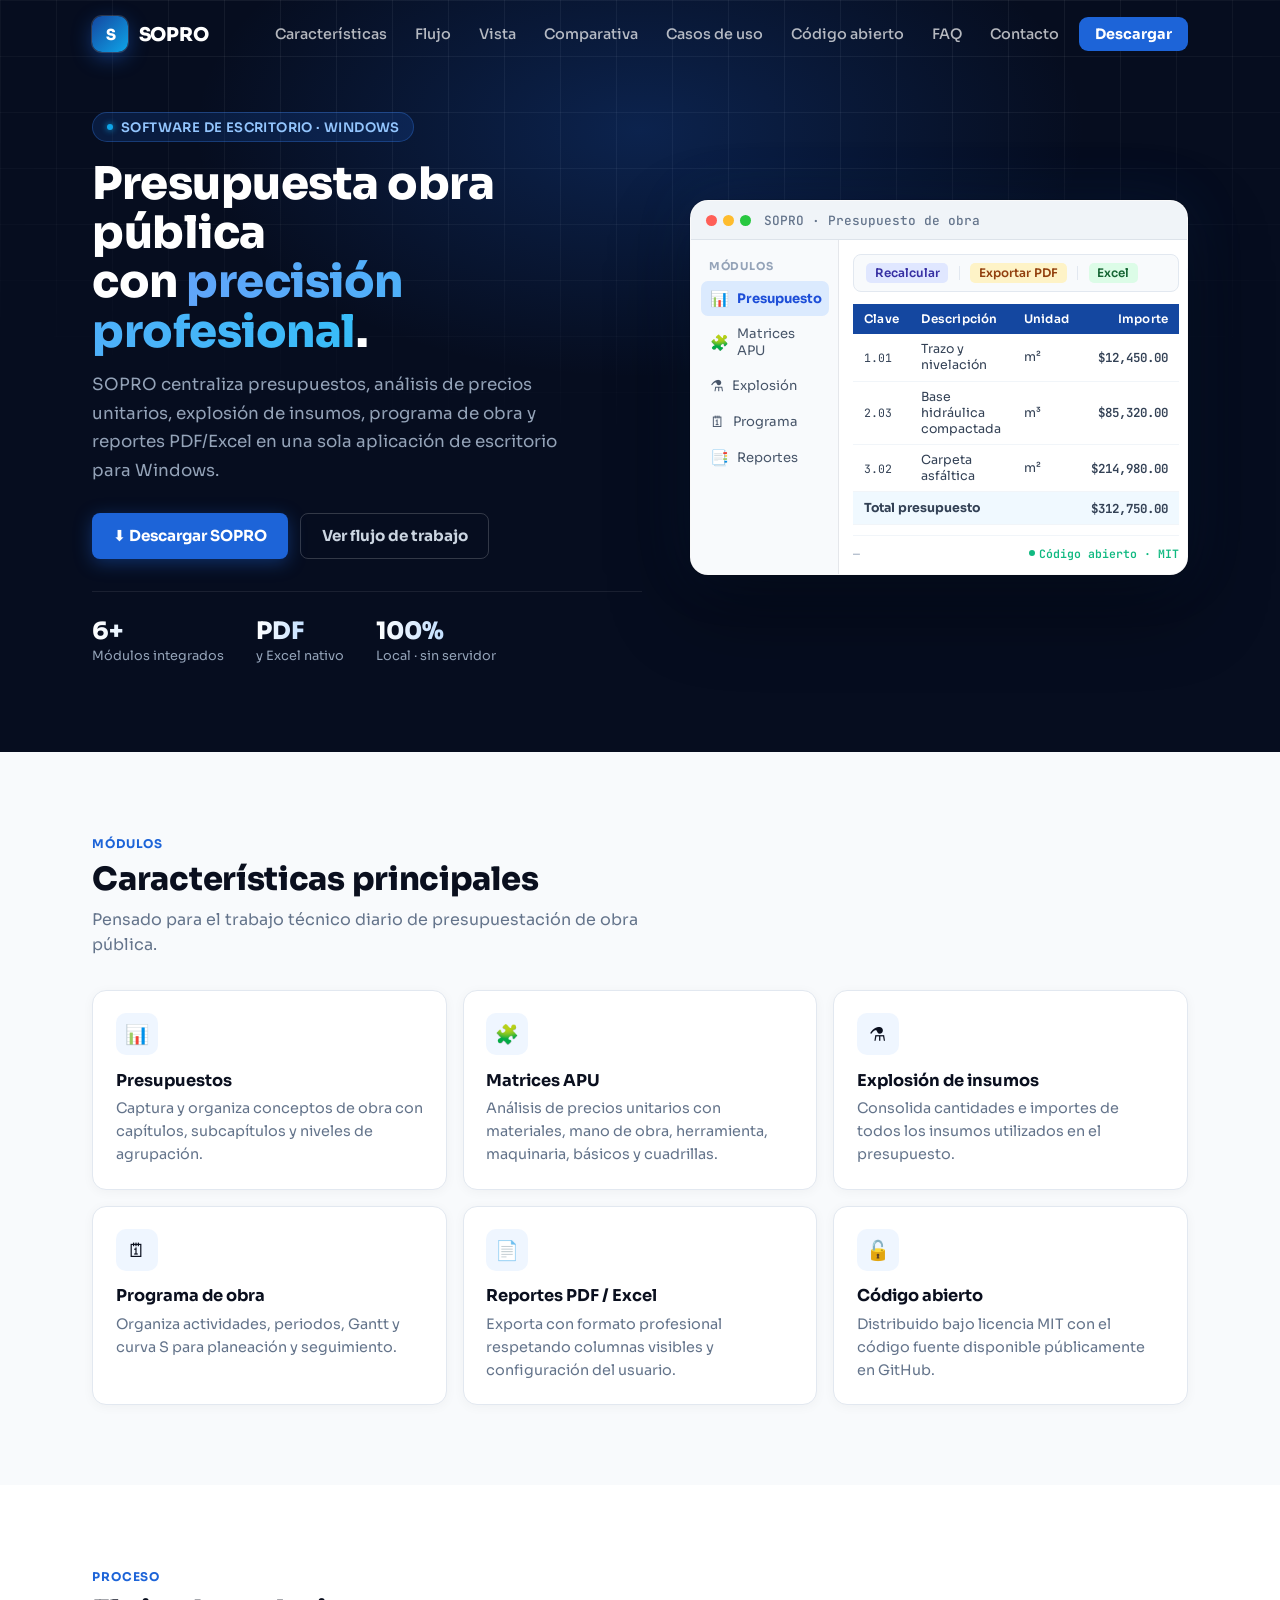
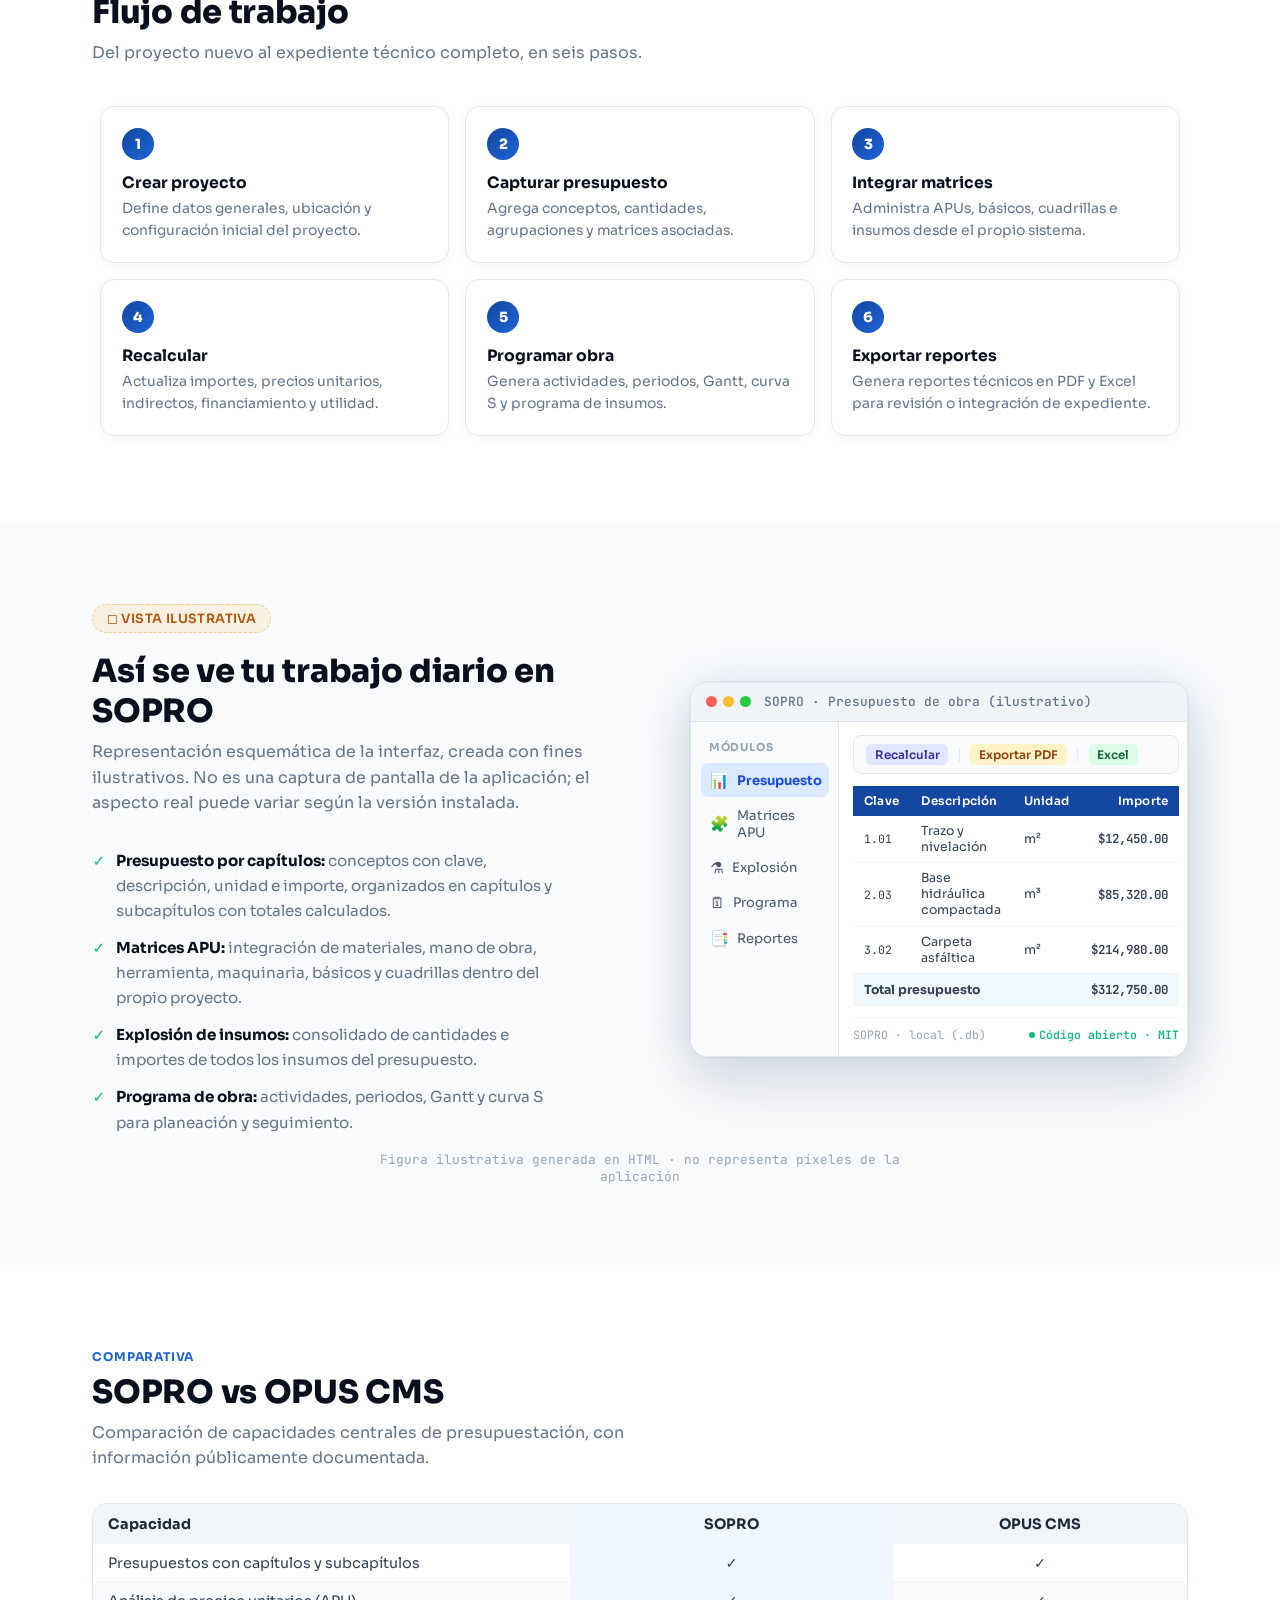
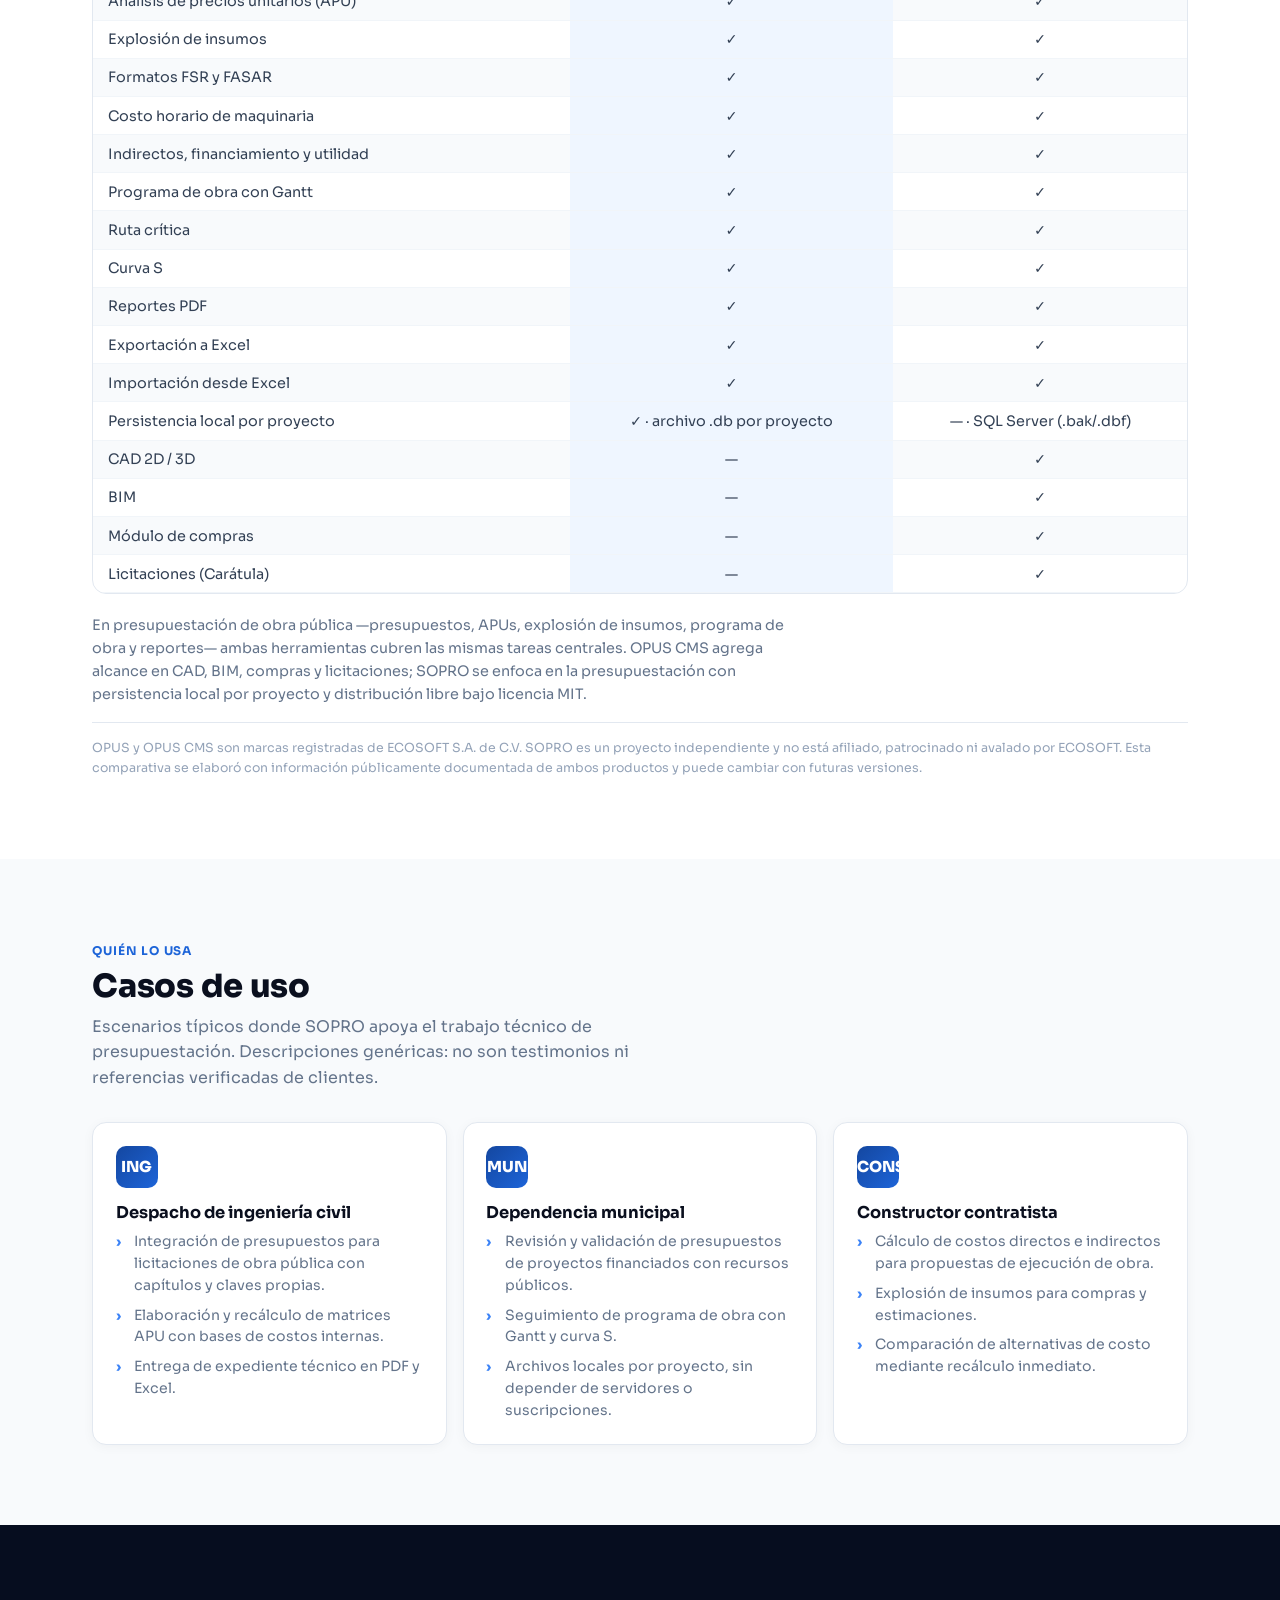
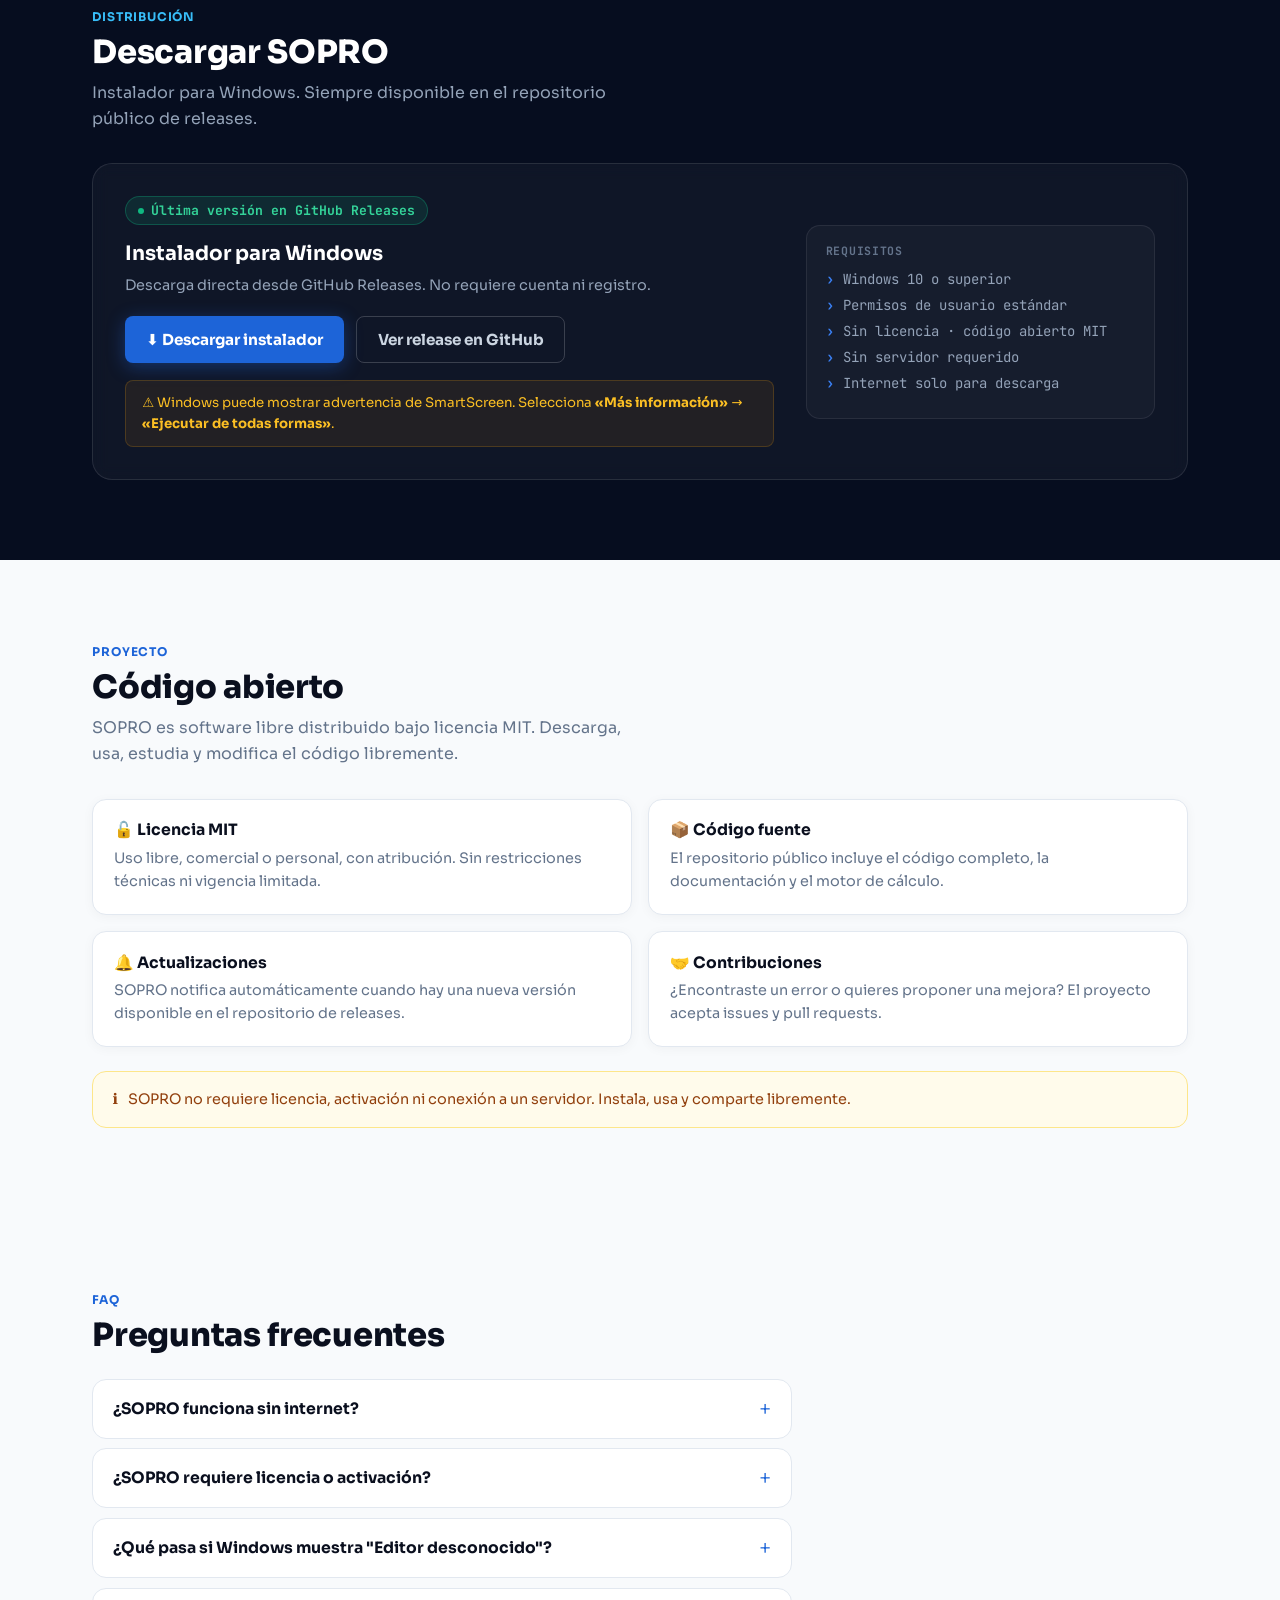
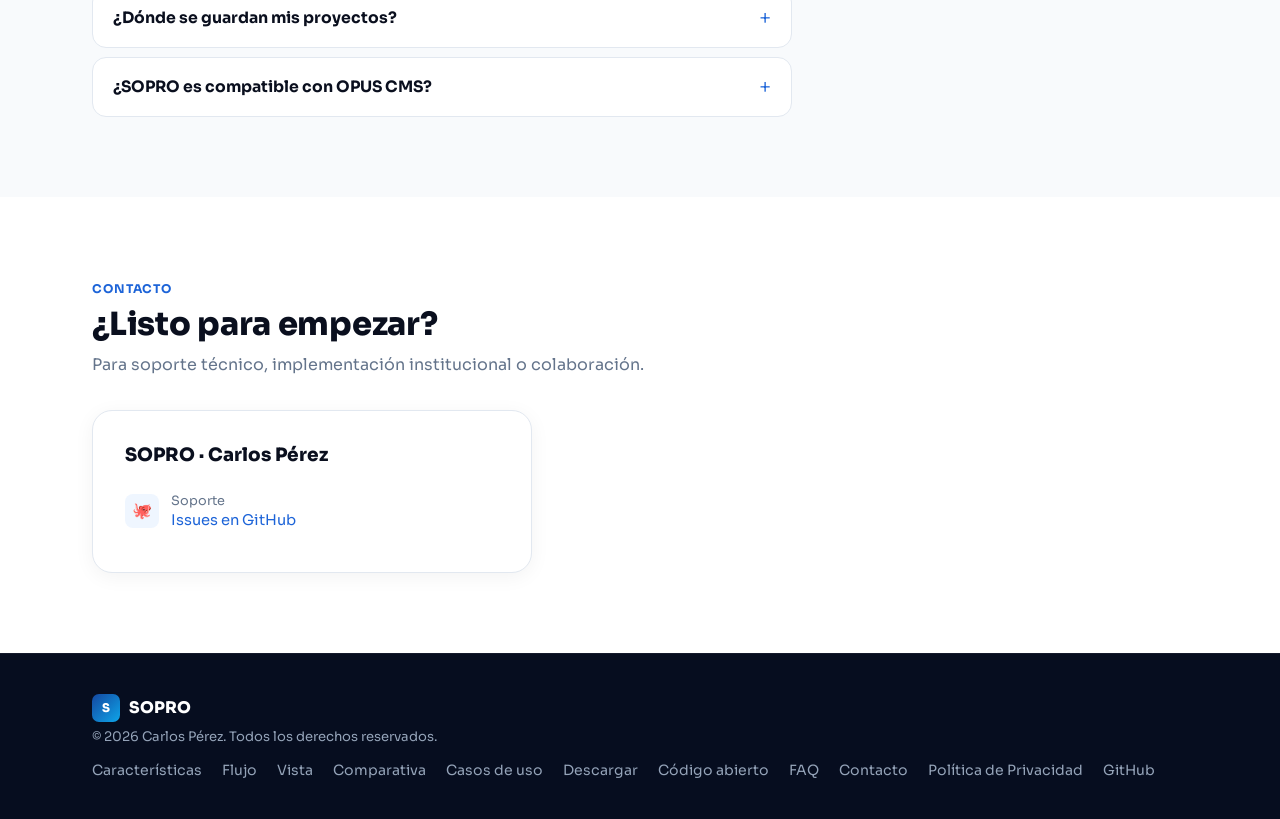
<file: index-legacy.html>
<!doctype html>
<html lang="es-MX">
<head>
  <meta charset="utf-8" />
  <meta name="viewport" content="width=device-width, initial-scale=1" />
  <script>document.documentElement.classList.add('js');</script>
  <title>SOPRO · Sistema de Presupuestación de Obra Pública</title>
  <meta name="description" content="App de escritorio Windows para presupuestar obra pública: APUs, explosión de insumos, programa de obra y reportes PDF/Excel. Código abierto MIT." />
  <meta name="author" content="Carlos Pérez" />
  <meta name="application-name" content="SOPRO — Sistema de Presupuestación de Obra Pública" />
  <meta name="keywords" content="SOPRO, presupuesto de obra pública, análisis de precios unitarios, APU, programa de obra, explosión de insumos, software de presupuestos" />
  <meta name="robots" content="index, follow" />
  <meta name="theme-color" content="#060d1f" />
  <link rel="canonical" href="https://icarlost.github.io/SOPRO-WEB/" />
  <link rel="icon" href="assets/favicon.svg" type="image/svg+xml" />
  <link rel="stylesheet" href="assets/styles.css" />
  <noscript><style>.reveal { opacity: 1; transform: none }</style></noscript>
  <meta property="og:title" content="SOPRO · Sistema de Presupuestación de Obra Pública" />
  <meta property="og:description" content="Presupuestos, APUs, explosión de insumos, programa de obra y reportes PDF/Excel en una aplicación de escritorio para Windows." />
  <meta property="og:type" content="website" />
  <meta property="og:url" content="https://icarlost.github.io/SOPRO-WEB/" />
  <meta property="og:site_name" content="SOPRO" />
  <meta property="og:locale" content="es_MX" />
  <meta property="og:image" content="https://icarlost.github.io/SOPRO-WEB/assets/og-image.png" />
  <meta property="og:image:width" content="1200" />
  <meta property="og:image:height" content="630" />
  <meta name="twitter:card" content="summary_large_image" />
  <meta name="twitter:title" content="SOPRO · Sistema de Presupuestación de Obra Pública" />
  <meta name="twitter:description" content="Presupuestos, APUs, explosión de insumos, programa de obra y reportes PDF/Excel en una aplicación de escritorio para Windows." />
  <meta name="twitter:image" content="https://icarlost.github.io/SOPRO-WEB/assets/og-image.png" />
  <style>
    /* ─── tokens ─────────────────────────────────────────── */
    :root {
      --ink:      #0a0f1e;
      --ink-2:    #1e293b;
      --muted:    #64748b;
      --muted-lt: #94a3b8;
      --surface:  #f8fafc;
      --card:     #ffffff;
      --line:     #e2e8f0;

      --brand:    #1447a0;
      --brand-md: #1d64d8;
      --brand-lt: #3b82f6;
      --brand-glow: rgba(29,100,216,.18);

      --accent:   #0ea5e9;
      --accent-lt:#bae6fd;
      --ok:       #10b981;
      --amber:    #f59e0b;

      --hero-bg:  #060d1f;
      --hero-line: rgba(255,255,255,.06);

      --radius:   14px;
      --radius-sm:8px;
      --font:     'Sora', system-ui, -apple-system, 'Segoe UI', Roboto, sans-serif;
      --mono:     'JetBrains Mono', ui-monospace, SFMono-Regular, 'Cascadia Code', Consolas, monospace;
    }

    /* ─── reset ───────────────────────────────────────────── */
    *, *::before, *::after { box-sizing: border-box; margin: 0; padding: 0 }
    html { scroll-behavior: smooth }
    body {
      font-family: var(--font);
      color: var(--ink);
      background: var(--surface);
      -webkit-font-smoothing: antialiased;
    }
    a { color: var(--brand-md); text-decoration: none }
    a:hover { text-decoration: underline }
    img, svg { display: block }

    /* ─── layout ──────────────────────────────────────────── */
    .container { max-width: 1140px; margin: 0 auto; padding: 0 1.4rem }
    section { padding: 5rem 0 }

    /* ─── nav ─────────────────────────────────────────────── */
    .nav-wrap {
      position: fixed; top: 0; left: 0; right: 0; z-index: 100;
      transition: background .3s, box-shadow .3s;
    }
    .nav-wrap.scrolled {
      background: rgba(6,13,31,.88);
      backdrop-filter: blur(18px);
      -webkit-backdrop-filter: blur(18px);
      box-shadow: 0 1px 0 rgba(255,255,255,.07);
    }
    nav {
      display: flex; align-items: center; justify-content: space-between;
      padding: 1rem 0;
      position: relative;
    }
    .brand {
      display: flex; align-items: center; gap: .65rem;
      font-weight: 800; font-size: 1.18rem;
      color: #fff; letter-spacing: -.3px;
    }
    .logo-mark {
      width: 36px; height: 36px; border-radius: 10px;
      background: linear-gradient(135deg, var(--brand), var(--accent));
      display: grid; place-items: center;
      font-size: .95rem; font-weight: 900; color: #fff;
      box-shadow: 0 0 0 1px rgba(255,255,255,.15), 0 6px 20px rgba(29,100,216,.45);
    }
    .menu {
      display: flex; gap: .25rem; align-items: center;
    }
    .menu a {
      color: rgba(255,255,255,.7); font-size: .9rem; font-weight: 500;
      padding: .45rem .75rem; border-radius: 8px;
      transition: color .2s, background .2s;
    }
    .menu a:hover {
      color: #fff; background: rgba(255,255,255,.08); text-decoration: none;
    }
    .menu .btn-nav {
      background: var(--brand-md); color: #fff; font-weight: 700;
      padding: .5rem 1rem; border-radius: 9px; margin-left: .25rem;
    }
    .menu .btn-nav:hover { background: var(--brand-lt); }

    /* mobile menu toggle */
    .nav-toggle {
      display: none;
      flex-direction: column; justify-content: center; gap: 5px;
      width: 42px; height: 42px; padding: 11px;
      background: transparent;
      border: 1px solid rgba(255,255,255,.18);
      border-radius: 9px; cursor: pointer;
    }
    .nav-toggle:hover { background: rgba(255,255,255,.08); }
    .nav-toggle:focus-visible { outline: 2px solid var(--accent); outline-offset: 2px; }
    .nav-toggle span {
      display: block; height: 2px; width: 100%;
      background: #fff; border-radius: 2px;
      transition: transform .25s ease, opacity .25s ease;
    }
    .nav-toggle[aria-expanded="true"] span:nth-child(1) { transform: translateY(7px) rotate(45deg) }
    .nav-toggle[aria-expanded="true"] span:nth-child(2) { opacity: 0 }
    .nav-toggle[aria-expanded="true"] span:nth-child(3) { transform: translateY(-7px) rotate(-45deg) }

    /* ─── hero ────────────────────────────────────────────── */
    .hero {
      background: var(--hero-bg);
      color: #fff;
      padding: 7rem 0 5.5rem;
      position: relative;
      overflow: hidden;
    }
    /* grid lines background */
    .hero::before {
      content: '';
      position: absolute; inset: 0;
      background-image:
        linear-gradient(var(--hero-line) 1px, transparent 1px),
        linear-gradient(90deg, var(--hero-line) 1px, transparent 1px);
      background-size: 56px 56px;
      -webkit-mask-image: radial-gradient(ellipse 80% 60% at 50% 0%, black 40%, transparent 100%);
      mask-image: radial-gradient(ellipse 80% 60% at 50% 0%, black 40%, transparent 100%);
    }
    /* glow orb */
    .hero::after {
      content: '';
      position: absolute;
      top: -120px; left: 50%; transform: translateX(-50%);
      width: 900px; height: 500px;
      background: radial-gradient(ellipse, rgba(29,100,216,.25) 0%, transparent 70%);
      pointer-events: none;
    }
    .hero-inner {
      position: relative; z-index: 1;
      display: grid;
      grid-template-columns: 1.05fr .95fr;
      gap: 3rem;
      align-items: center;
    }
    .eyebrow {
      display: inline-flex; align-items: center; gap: .5rem;
      background: rgba(29,100,216,.18);
      border: 1px solid rgba(59,130,246,.3);
      color: #93c5fd;
      border-radius: 999px; padding: .35rem .85rem;
      font-size: .82rem; font-weight: 600; letter-spacing: .4px; text-transform: uppercase;
      margin-bottom: 1.1rem;
    }
    .eyebrow-dot {
      width: 6px; height: 6px; border-radius: 999px;
      background: var(--accent);
      box-shadow: 0 0 6px var(--accent);
      animation: pulse 2s infinite;
    }
    @keyframes pulse {
      0%,100% { opacity: 1 }
      50% { opacity: .4 }
    }
    h1 {
      font-size: clamp(2rem, 4vw, 2.8rem);
      font-weight: 800; line-height: 1.1;
      letter-spacing: -.5px;
      margin-bottom: .9rem;
    }
    h1 em {
      font-style: normal;
      background: linear-gradient(90deg, #60a5fa, #38bdf8);
      -webkit-background-clip: text;
      -webkit-text-fill-color: transparent;
      background-clip: text;
    }
    .hero-desc {
      color: #94a3b8; font-size: 1.05rem; line-height: 1.7;
      margin-bottom: 1.7rem; max-width: 480px;
    }
    .cta { display: flex; flex-wrap: wrap; gap: .75rem; }
    .btn {
      display: inline-flex; align-items: center; gap: .5rem;
      border: none; border-radius: var(--radius-sm);
      padding: .8rem 1.3rem; font-weight: 700; font-size: .95rem;
      cursor: pointer; text-decoration: none;
      font-family: var(--font);
      transition: transform .15s, box-shadow .15s, background .2s;
    }
    .btn:hover { text-decoration: none; transform: translateY(-1px); }
    .btn-primary {
      background: var(--brand-md); color: #fff;
      box-shadow: 0 4px 18px rgba(29,100,216,.4);
    }
    .btn-primary:hover {
      background: var(--brand-lt);
      box-shadow: 0 6px 24px rgba(29,100,216,.55);
    }
    .btn-ghost {
      background: transparent; color: #cbd5e1;
      border: 1px solid rgba(255,255,255,.18);
    }
    .btn-ghost:hover { background: rgba(255,255,255,.07); color: #fff; }
    .btn-outline {
      background: #fff; color: var(--ink-2);
      border: 1px solid var(--line);
      box-shadow: 0 1px 4px rgba(0,0,0,.06);
    }
    .btn-outline:hover { background: var(--surface); }

    /* hero stats row */
    .hero-stats {
      display: flex; gap: 2rem; margin-top: 2rem;
      padding-top: 1.5rem;
      border-top: 1px solid rgba(255,255,255,.08);
    }
    .stat-item { }
    .stat-val {
      font-size: 1.5rem; font-weight: 800;
      background: linear-gradient(90deg, #fff, #93c5fd);
      -webkit-background-clip: text;
      -webkit-text-fill-color: transparent;
      background-clip: text;
    }
    .stat-lbl { color: #94a3b8; font-size: .8rem; margin-top: .1rem }

    /* ─── app mockup ──────────────────────────────────────── */
    .mock-wrap {
      background: rgba(255,255,255,.97);
      border-radius: 18px;
      border: 1px solid rgba(255,255,255,.2);
      box-shadow:
        0 0 0 1px rgba(0,0,0,.08),
        0 30px 80px rgba(0,0,0,.45),
        0 0 60px rgba(29,100,216,.12);
      overflow: hidden;
    }
    .titlebar {
      display: flex; align-items: center; gap: .4rem;
      background: #f0f4f8;
      border-bottom: 1px solid #dde3ea;
      padding: .65rem .9rem;
    }
    .dot { width: 11px; height: 11px; border-radius: 999px; }
    .dot-r { background: #ff5f57 }
    .dot-y { background: #febc2e }
    .dot-g { background: #28c840 }
    .titlebar-title {
      margin-left: .4rem; color: #64748b;
      font-size: .8rem; font-weight: 500;
      font-family: var(--mono);
    }
    .app-body {
      display: grid; grid-template-columns: 148px 1fr;
      min-height: 300px; color: var(--ink);
    }
    .sidebar {
      background: #f8fafc;
      border-right: 1px solid #e5e7eb;
      padding: .85rem .6rem;
    }
    .side-label {
      font-size: .68rem; font-weight: 700; letter-spacing: .8px;
      text-transform: uppercase; color: #94a3b8;
      padding: .3rem .5rem; margin-bottom: .25rem;
    }
    .side-item {
      display: flex; align-items: center; gap: .5rem;
      font-size: .82rem; color: #475569;
      padding: .48rem .6rem; border-radius: 7px;
      margin: .1rem 0; cursor: default;
      transition: background .15s;
    }
    .side-item.active {
      background: #dbeafe; color: #1d4ed8; font-weight: 700;
    }
    .side-item:not(.active):hover { background: #f1f5f9 }
    .side-icon { font-size: .95rem }

    .main-area { padding: .85rem; background: #fff; }
    .toolbar-row {
      display: flex; align-items: center; gap: .5rem;
      background: #f8fafc; border: 1px solid #e2e8f0;
      border-radius: 8px; padding: .5rem .75rem;
      margin-bottom: .75rem; font-size: .78rem; color: #64748b;
    }
    .tb-btn {
      background: #e0e7ff; color: #3730a3; border-radius: 5px;
      padding: .2rem .55rem; font-size: .74rem; font-weight: 600;
    }
    .tb-sep { width: 1px; height: 14px; background: #e2e8f0; margin: 0 .15rem }

    table.preview {
      width: 100%; border-collapse: collapse; font-size: .78rem;
    }
    table.preview th {
      background: #1447a0; color: #fff; text-align: left;
      padding: .5rem .7rem; font-weight: 600; font-size: .74rem;
      letter-spacing: .2px;
    }
    table.preview th:last-child, table.preview td:last-child { text-align: right }
    table.preview td {
      padding: .45rem .7rem; border-bottom: 1px solid #f1f5f9; color: #334155;
    }
    table.preview tr:hover td { background: #f8fafc }
    .clave { font-family: var(--mono); font-size: .72rem; color: #64748b }
    .importe { font-family: var(--mono); font-weight: 600; color: #1447a0 }
    .total-row td { background: #f0f9ff; font-weight: 700 }

    .statusbar {
      display: flex; justify-content: space-between; align-items: center;
      margin-top: .65rem; padding-top: .6rem;
      border-top: 1px solid #f1f5f9;
      font-size: .72rem; color: #94a3b8; font-family: var(--mono);
    }
    .status-ok {
      display: inline-flex; align-items: center; gap: .3rem;
      color: var(--ok); font-weight: 600;
    }
    .status-dot { width: 6px; height: 6px; border-radius: 50%; background: currentColor }

    /* ─── section headings ────────────────────────────────── */
    .section-label {
      display: inline-block; font-size: .75rem; font-weight: 700;
      letter-spacing: .8px; text-transform: uppercase;
      color: var(--brand-md); margin-bottom: .5rem;
    }
    h2 { font-size: clamp(1.5rem,3vw,2rem); font-weight: 800; letter-spacing: -.3px; margin-bottom: .5rem }
    .sub { color: var(--muted); margin-bottom: 2rem; line-height: 1.6; max-width: 560px }

    /* ─── feature cards ───────────────────────────────────── */
    .grid-3 { display: grid; grid-template-columns: repeat(3,1fr); gap: 1rem }
    .grid-2 { display: grid; grid-template-columns: repeat(2,1fr); gap: 1rem }

    .feat-card {
      background: var(--card);
      border: 1px solid var(--line);
      border-radius: var(--radius);
      padding: 1.4rem;
      box-shadow: 0 2px 12px rgba(0,0,0,.04);
      transition: transform .2s, box-shadow .2s, border-color .2s;
    }
    .feat-card:hover {
      transform: translateY(-3px);
      box-shadow: 0 8px 28px rgba(0,0,0,.08);
      border-color: #bfdbfe;
    }
    .feat-icon {
      width: 42px; height: 42px; border-radius: 10px;
      background: #eff6ff; display: grid; place-items: center;
      font-size: 1.2rem; margin-bottom: .9rem;
    }
    .feat-card h3 { font-size: 1.02rem; font-weight: 700; margin-bottom: .4rem }
    .feat-card p { color: var(--muted); font-size: .9rem; line-height: 1.6 }

    /* ─── flow steps ──────────────────────────────────────── */
    .steps-grid {
      display: grid; grid-template-columns: repeat(3,1fr);
      gap: 0; position: relative;
    }
    .steps-grid::before { display: none; }
    .step-card {
      background: var(--card); border: 1px solid var(--line);
      border-radius: var(--radius); padding: 1.3rem;
      margin: .5rem;
      box-shadow: 0 2px 12px rgba(0,0,0,.04);
    }
    .step-num {
      width: 32px; height: 32px; border-radius: 999px;
      background: linear-gradient(135deg, var(--brand), var(--brand-md));
      color: #fff; font-weight: 800; font-size: .88rem;
      display: grid; place-items: center; margin-bottom: .8rem;
    }
    .step-card h3 { font-size: .98rem; font-weight: 700; margin-bottom: .35rem }
    .step-card p { color: var(--muted); font-size: .87rem; line-height: 1.55 }

    /* ─── download ────────────────────────────────────────── */
    .download-section { background: var(--hero-bg); color: #fff }
    .download-section h2 { color: #fff }
    .download-section .sub { color: #94a3b8 }

    .download-card {
      background: rgba(255,255,255,.04);
      border: 1px solid rgba(255,255,255,.1);
      border-radius: 20px;
      padding: 2rem;
      -webkit-backdrop-filter: blur(8px);
      backdrop-filter: blur(8px);
      display: grid;
      grid-template-columns: 1.3fr .7fr;
      gap: 2rem;
      align-items: center;
    }
    .version-pill {
      display: inline-flex; align-items: center; gap: .4rem;
      background: rgba(16,185,129,.12);
      border: 1px solid rgba(16,185,129,.3);
      color: #34d399;
      border-radius: 999px; padding: .3rem .75rem;
      font-size: .82rem; font-weight: 700; font-family: var(--mono);
      margin-bottom: 1rem;
    }
    .version-dot { width: 6px; height: 6px; border-radius: 50%; background: var(--ok) }

    .req-box {
      background: rgba(255,255,255,.03);
      border: 1px solid rgba(255,255,255,.08);
      border-radius: var(--radius);
      padding: 1.1rem 1.2rem;
    }
    .req-title {
      font-size: .72rem; letter-spacing: .7px; text-transform: uppercase;
      font-weight: 700; color: #64748b; margin-bottom: .75rem;
      font-family: var(--mono);
    }
    .req-item {
      display: flex; align-items: center; gap: .55rem;
      font-size: .87rem; color: #94a3b8; margin: .5rem 0;
      font-family: var(--mono);
    }
    .req-item::before { content: '›'; color: #3b82f6; font-weight: 700 }

    .smartscreen-note {
      background: rgba(245,158,11,.08);
      border: 1px solid rgba(245,158,11,.2);
      border-radius: var(--radius-sm);
      padding: .75rem 1rem;
      color: #fbbf24; font-size: .83rem; line-height: 1.55;
      margin-top: 1.1rem;
    }

    /* ─── license ─────────────────────────────────────────── */
    .lic-card {
      background: var(--card);
      border: 1px solid var(--line);
      border-radius: var(--radius);
      padding: 1.3rem;
      box-shadow: 0 2px 12px rgba(0,0,0,.04);
    }
    .lic-card h3 { font-size: .98rem; font-weight: 700; margin-bottom: .4rem }
    .lic-card p { color: var(--muted); font-size: .9rem; line-height: 1.6 }
    .notice {
      background: #fffbeb; border: 1px solid #fde68a;
      color: #92400e; border-radius: var(--radius);
      padding: 1rem 1.2rem; font-size: .9rem; line-height: 1.6;
      margin-top: 1.5rem;
      display: flex; gap: .6rem; align-items: flex-start;
    }

    /* ─── faq ─────────────────────────────────────────────── */
    .faq-section { background: var(--surface) }
    details {
      background: var(--card); border: 1px solid var(--line);
      border-radius: var(--radius); padding: 1rem 1.25rem;
      transition: border-color .2s;
    }
    details + details { margin-top: .6rem }
    details[open] { border-color: #bfdbfe }
    summary {
      cursor: pointer; font-weight: 700; font-size: .98rem;
      list-style: none; display: flex; align-items: center; justify-content: space-between;
      gap: 1rem;
    }
    summary::-webkit-details-marker { display: none }
    summary::after {
      content: '+'; color: var(--brand-md); font-size: 1.3rem; font-weight: 300;
      transition: transform .2s;
    }
    details[open] summary::after { transform: rotate(45deg) }
    details p { color: var(--muted); margin-top: .7rem; line-height: 1.65; font-size: .93rem }

    /* ─── contact ─────────────────────────────────────────── */
    .contact-section { background: #fff }
    .contact-card {
      background: var(--card); border: 1px solid var(--line);
      border-radius: 20px; padding: 2rem;
      box-shadow: 0 4px 20px rgba(0,0,0,.05);
      max-width: 440px;
    }
    .contact-card h3 { font-size: 1.15rem; font-weight: 800; margin-bottom: 1rem }
    .contact-row {
      display: flex; align-items: center; gap: .75rem;
      padding: .7rem 0; border-bottom: 1px solid var(--line);
      font-size: .92rem;
    }
    .contact-row:last-of-type { border-bottom: none }
    .contact-icon {
      width: 34px; height: 34px; border-radius: 8px;
      background: #eff6ff; display: grid; place-items: center; font-size: 1rem;
      flex-shrink: 0;
    }

    /* ─── footer ──────────────────────────────────────────── */
    footer {
      background: var(--hero-bg);
      color: #94a3b8; padding: 2.5rem 0;
      border-top: 1px solid rgba(255,255,255,.06);
    }
    .footer-inner {
      display: flex; align-items: center; justify-content: space-between;
      gap: 1rem; flex-wrap: wrap;
    }
    .footer-brand { display: flex; align-items: center; gap: .55rem; color: #fff; font-weight: 800 }
    .footer-logo {
      width: 28px; height: 28px; border-radius: 7px;
      background: linear-gradient(135deg, var(--brand), var(--accent));
      display: grid; place-items: center; font-size: .75rem; font-weight: 900; color: #fff;
    }
    .footer-links { display: flex; gap: 1.25rem; flex-wrap: wrap }
    .footer-links a { color: #94a3b8; font-size: .88rem; transition: color .2s }
    .footer-links a:hover { color: #93c5fd; text-decoration: none }
    .footer-copy { font-size: .82rem; color: #94a3b8; margin-top: .4rem }

    /* ─── scroll reveal ───────────────────────────────────── */
    .js .reveal {
      opacity: 0; transform: translateY(22px);
      transition: opacity .55s ease, transform .55s ease;
    }
    .reveal.visible { opacity: 1; transform: none }

    /* ─── reglas base (deben preceder a las media queries) ── */
    .split-2 {
      display: grid; grid-template-columns: 1.05fr .95fr;
      gap: 3rem; align-items: center;
    }
    .split-2 > * { min-width: 0 }
    .scroll-hint {
      font-size: .78rem; color: var(--muted-lt); text-align: center;
      margin-top: .6rem; font-family: var(--mono); display: none;
    }

    /* ─── responsive ──────────────────────────────────────── */
    @media (max-width: 860px) {
      .hero-inner { grid-template-columns: 1fr }
      .hero-inner > *, .split-2 > * { min-width: 0 }
      .split-2 { grid-template-columns: 1fr }
      .mock-wrap { width: 100%; max-width: 520px; margin: 0 auto; min-width: 0 }
      .main-area { min-width: 0 }
      table.preview { table-layout: fixed; width: 100% }
      table.preview th, table.preview td { padding: .4rem .5rem; font-size: .72rem; overflow: hidden; text-overflow: ellipsis; white-space: nowrap }
      table.preview th:last-child, table.preview td:last-child { width: 104px }
      .scroll-hint { display: block }
      .app-body { grid-template-columns: 1fr }
      .sidebar { border-right: none; border-bottom: 1px solid #e5e7eb; display: none }
      .grid-3, .steps-grid { grid-template-columns: 1fr }
      .grid-2 { grid-template-columns: 1fr }
      .download-card { grid-template-columns: 1fr }
      .steps-grid::before { display: none }
      .nav-toggle { display: flex }
      .menu {
        position: absolute; top: calc(100% + .6rem); left: 0; right: 0;
        flex-direction: column; align-items: stretch; gap: .1rem;
        background: rgba(6,13,31,.97);
        backdrop-filter: blur(18px);
        -webkit-backdrop-filter: blur(18px);
        border: 1px solid rgba(255,255,255,.08);
        border-radius: var(--radius);
        padding: .5rem;
        box-shadow: 0 24px 60px rgba(0,0,0,.5);
        opacity: 0; visibility: hidden; transform: translateY(-8px);
        transition: opacity .25s ease, transform .25s ease, visibility .25s;
        pointer-events: none;
      }
      .menu.open {
        opacity: 1; visibility: visible; transform: none; pointer-events: auto;
      }
      .menu a { padding: .7rem .9rem; font-size: .95rem; border-radius: var(--radius-sm) }
      .menu .btn-nav { margin-left: 0; margin-top: .35rem; text-align: center; padding: .7rem .9rem }
      .hero-stats { gap: 1.2rem }
      .footer-inner { flex-direction: column; align-items: flex-start }
    }

    /* ─── nav · ancho intermedio (tablet) ─────────────────── */
    @media (max-width: 1080px) and (min-width: 861px) {
      .menu a { padding: .45rem .5rem; font-size: .84rem }
      .menu { gap: 0 }
    }

    /* ─── vista ilustrativa ───────────────────────────────── */
    .illus-pill {
      display: inline-flex; align-items: center; gap: .5rem;
      background: rgba(245,158,11,.1);
      border: 1px dashed rgba(245,158,11,.45);
      color: #b45309; border-radius: 999px;
      padding: .35rem .85rem; font-size: .8rem; font-weight: 600;
      letter-spacing: .4px; text-transform: uppercase; margin-bottom: 1.1rem;
    }
    .mock-light {
      box-shadow: 0 0 0 1px rgba(0,0,0,.05), 0 24px 60px rgba(15,23,42,.14), 0 0 50px rgba(29,100,216,.08);
      border: 1px solid var(--line);
    }
    .mock-caption {
      font-size: .8rem; color: var(--muted-lt); text-align: center;
      margin-top: .8rem; font-family: var(--mono);
    }
    .vista-list {
      list-style: none; display: grid; gap: .75rem;
      margin-top: 1.5rem; max-width: 480px;
    }
    .vista-list li {
      padding-left: 1.5rem; position: relative;
      color: var(--muted); font-size: .95rem; line-height: 1.65;
    }
    .vista-list li::before { content: '✓'; position: absolute; left: 0; color: var(--ok); font-weight: 700 }
    .vista-list li strong { color: var(--ink) }

    /* ─── comparativa ─────────────────────────────────────── */
    .table-scroll {
      overflow-x: auto; -webkit-overflow-scrolling: touch;
      border: 1px solid var(--line); border-radius: var(--radius);
      background: var(--card);
    }
    .comp-table { min-width: 560px; width: 100%; border-collapse: collapse; font-size: .9rem }
    .comp-table th {
      background: #f1f5f9; color: var(--ink-2); text-align: left;
      padding: .7rem .9rem; font-weight: 700;
    }
    .comp-table td { padding: .6rem .9rem; border-bottom: 1px solid #f1f5f9; color: #334155 }
    .comp-table tr:nth-child(even) td { background: #f8fafc }
    .comp-table th:nth-child(2), .comp-table th:nth-child(3),
    .comp-table td:nth-child(2), .comp-table td:nth-child(3) { text-align: center }
    .col-sopro { background: #eff6ff !important }
    .mark-yes { color: var(--ok); font-weight: 800 }
    .mark-no { color: var(--muted-lt) }
    .comp-summary { color: var(--muted); font-size: .9rem; margin-top: 1.2rem; max-width: 720px; line-height: 1.6 }
    .legal-note {
      font-size: .78rem; color: var(--muted-lt); line-height: 1.6;
      margin-top: 1rem; padding-top: 1rem; border-top: 1px solid var(--line);
    }

    /* ─── casos de uso ────────────────────────────────────── */
    .role-badge {
      width: 42px; height: 42px; border-radius: 10px;
      background: linear-gradient(135deg, var(--brand), var(--brand-md));
      color: #fff; font-weight: 800; font-size: .95rem;
      display: grid; place-items: center; margin-bottom: .9rem;
    }
    .caso-list { list-style: none; margin-top: .5rem; display: grid; gap: .5rem }
    .caso-list li {
      font-size: .88rem; color: var(--muted); line-height: 1.55;
      padding-left: 1.15rem; position: relative;
    }
    .caso-list li::before { content: '›'; position: absolute; left: 0; color: var(--brand-lt); font-weight: 700 }

    /* ─── accesibilidad · movimiento reducido ─────────────── */
    @media (prefers-reduced-motion: reduce) {
      html { scroll-behavior: auto }
      *, *::before, *::after {
        animation-duration: .01ms !important;
        animation-iteration-count: 1 !important;
        transition-duration: .01ms !important;
        scroll-behavior: auto !important;
      }
      .reveal, .js .reveal { opacity: 1 !important; transform: none !important }
    }
  </style>
  <script type="application/ld+json">
  {
    "@context": "https://schema.org",
    "@graph": [
      {
        "@type": "Organization",
        "@id": "https://icarlost.github.io/SOPRO-WEB/#org",
        "name": "SOPRO",
        "url": "https://icarlost.github.io/SOPRO-WEB/",
        "logo": "https://icarlost.github.io/SOPRO-WEB/assets/favicon.svg",
        "sameAs": ["https://github.com/iCarlost/SOPRO"]
      },
      {
        "@type": "SoftwareApplication",
        "@id": "https://icarlost.github.io/SOPRO-WEB/#software",
        "name": "SOPRO",
        "alternateName": "Sistema de Presupuestación de Obra Pública",
        "applicationCategory": "BusinessApplication",
        "applicationSubCategory": "Presupuestación de obra pública (APU)",
        "operatingSystem": "Windows 10, Windows 11",
        "softwareVersion": "1.6.0",
        "inLanguage": "es-MX",
        "license": "https://opensource.org/licenses/MIT",
        "isAccessibleForFree": true,
        "url": "https://icarlost.github.io/SOPRO-WEB/",
        "downloadUrl": "https://github.com/iCarlost/SOPRO-Releases/releases/latest",
        "description": "Aplicación de escritorio para Windows para presupuestación de obra pública: presupuestos, análisis de precios unitarios (APU), explosión de insumos, programa de obra con Gantt y curva S, y reportes PDF/Excel. Código abierto bajo licencia MIT.",
        "featureList": [
          "Presupuestos por capítulos y subcapítulos",
          "Análisis de precios unitarios (APU)",
          "Explosión de insumos",
          "Programa de obra con Gantt y curva S",
          "Reportes en PDF y Excel",
          "Formatos FSR y FASAR",
          "Costo horario de maquinaria"
        ],
        "offers": {
          "@type": "Offer",
          "price": "0",
          "priceCurrency": "MXN",
          "availability": "https://schema.org/InStock"
        },
        "author": { "@type": "Person", "name": "Carlos Pérez" },
        "publisher": { "@id": "https://icarlost.github.io/SOPRO-WEB/#org" },
        "sameAs": ["https://github.com/iCarlost/SOPRO"]
      },
      {
        "@type": "FAQPage",
        "mainEntity": [
          {
            "@type": "Question",
            "name": "¿SOPRO funciona sin internet?",
            "acceptedAnswer": {
              "@type": "Answer",
              "text": "Sí. El uso normal de SOPRO es completamente local. Internet solo se utiliza para descargar el instalador o revisar si hay nuevas versiones disponibles."
            }
          },
          {
            "@type": "Question",
            "name": "¿SOPRO requiere licencia o activación?",
            "acceptedAnswer": {
              "@type": "Answer",
              "text": "No. Desde la versión 1.6.0, SOPRO es código abierto bajo licencia MIT. Instálalo, úsalo y compártelo libremente, sin registros ni vigencia."
            }
          },
          {
            "@type": "Question",
            "name": "¿Qué pasa si Windows muestra \"Editor desconocido\"?",
            "acceptedAnswer": {
              "@type": "Answer",
              "text": "Es una advertencia normal en instaladores no firmados con certificado de código. Selecciona «Más información» y luego «Ejecutar de todas formas» para continuar."
            }
          },
          {
            "@type": "Question",
            "name": "¿Dónde se guardan mis proyectos?",
            "acceptedAnswer": {
              "@type": "Answer",
              "text": "SOPRO trabaja con archivos de base de datos locales (.db) por proyecto. El usuario conserva control total de sus archivos y puede respaldarlos como cualquier otro archivo."
            }
          },
          {
            "@type": "Question",
            "name": "¿SOPRO es compatible con OPUS CMS?",
            "acceptedAnswer": {
              "@type": "Answer",
              "text": "SOPRO es un producto independiente, sin afiliación con ECOSOFT. Comparte con OPUS CMS las capacidades centrales de presupuestación (presupuestos, APUs, explosión de insumos, programa de obra y reportes). Para la comparación detallada, consulta la sección SOPRO vs OPUS CMS."
            }
          }
        ]
      }
    ]
  }
  </script>
</head>
<body>

  <!-- ═══ NAV ═══════════════════════════════════════════════ -->
  <div class="nav-wrap" id="nav">
    <div class="container">
      <nav>
        <a class="brand" href="#" style="text-decoration:none">
          <div class="logo-mark">S</div>
          SOPRO
        </a>
        <button class="nav-toggle" id="nav-toggle" type="button"
                aria-label="Abrir menú" aria-expanded="false" aria-controls="menu">
          <span></span><span></span><span></span>
        </button>
        <div class="menu" id="menu">
          <a href="#caracteristicas">Características</a>
          <a href="#flujo">Flujo</a>
          <a href="#vista">Vista</a>
          <a href="#comparativa">Comparativa</a>
          <a href="#casos">Casos de uso</a>
          <a href="#opensource">Código abierto</a>
          <a href="#faq">FAQ</a>
          <a href="#contacto">Contacto</a>
          <a href="#descargas" class="btn-nav">Descargar</a>
        </div>
      </nav>
    </div>
  </div>

  <!-- ═══ HERO ═══════════════════════════════════════════════ -->
  <header class="hero">
    <div class="container">
      <div class="hero-inner">
        <div>
          <div class="eyebrow">
            <span class="eyebrow-dot"></span>
            Software de escritorio · Windows
          </div>
          <h1>Presupuesta obra pública<br>con <em>precisión profesional</em>.</h1>
          <p class="hero-desc">
            SOPRO centraliza presupuestos, análisis de precios unitarios, explosión de insumos,
            programa de obra y reportes PDF/Excel en una sola aplicación de escritorio para Windows.
          </p>
          <div class="cta">
            <a class="btn btn-primary" href="#descargas">
              ⬇ Descargar SOPRO
            </a>
            <a class="btn btn-ghost" href="#flujo">
              Ver flujo de trabajo
            </a>
          </div>
          <div class="hero-stats">
            <div class="stat-item">
              <div class="stat-val">6+</div>
              <div class="stat-lbl">Módulos integrados</div>
            </div>
            <div class="stat-item">
              <div class="stat-val">PDF</div>
              <div class="stat-lbl">y Excel nativo</div>
            </div>
            <div class="stat-item">
              <div class="stat-val">100%</div>
              <div class="stat-lbl">Local · sin servidor</div>
            </div>
          </div>
        </div>

        <!-- mock app window -->
        <div class="mock-wrap">
          <div class="titlebar">
            <div class="dot dot-r"></div>
            <div class="dot dot-y"></div>
            <div class="dot dot-g"></div>
            <span class="titlebar-title">SOPRO · Presupuesto de obra</span>
          </div>
          <div class="app-body">
            <div class="sidebar">
              <div class="side-label">Módulos</div>
              <div class="side-item active"><span class="side-icon">📊</span>Presupuesto</div>
              <div class="side-item"><span class="side-icon">🧩</span>Matrices APU</div>
              <div class="side-item"><span class="side-icon">⚗️</span>Explosión</div>
              <div class="side-item"><span class="side-icon">🗓</span>Programa</div>
              <div class="side-item"><span class="side-icon">📑</span>Reportes</div>
            </div>
            <div class="main-area">
              <div class="toolbar-row">
                <span class="tb-btn">Recalcular</span>
                <div class="tb-sep"></div>
                <span class="tb-btn" style="background:#fef3c7;color:#92400e">Exportar PDF</span>
                <div class="tb-sep"></div>
                <span class="tb-btn" style="background:#dcfce7;color:#166534">Excel</span>
              </div>
              <table class="preview">
                <thead>
                  <tr>
                    <th>Clave</th>
                    <th>Descripción</th>
                    <th>Unidad</th>
                    <th>Importe</th>
                  </tr>
                </thead>
                <tbody>
                  <tr>
                    <td class="clave">1.01</td>
                    <td>Trazo y nivelación</td>
                    <td>m²</td>
                    <td class="importe">$12,450.00</td>
                  </tr>
                  <tr>
                    <td class="clave">2.03</td>
                    <td>Base hidráulica compactada</td>
                    <td>m³</td>
                    <td class="importe">$85,320.00</td>
                  </tr>
                  <tr>
                    <td class="clave">3.02</td>
                    <td>Carpeta asfáltica</td>
                    <td>m²</td>
                    <td class="importe">$214,980.00</td>
                  </tr>
                  <tr class="total-row">
                    <td colspan="3" style="font-weight:700">Total presupuesto</td>
                    <td class="importe">$312,750.00</td>
                  </tr>
                </tbody>
              </table>
              <div class="statusbar">
                <span id="mock-ver">—</span>
                <span class="status-ok"><span class="status-dot"></span>Código abierto · MIT</span>
              </div>
            </div>
          </div>
        </div>
      </div>
    </div>
  </header>

  <main>

    <!-- ═══ CARACTERÍSTICAS ════════════════════════════════ -->
    <section id="caracteristicas">
      <div class="container">
        <span class="section-label reveal">Módulos</span>
        <h2 class="reveal">Características principales</h2>
        <p class="sub reveal">Pensado para el trabajo técnico diario de presupuestación de obra pública.</p>
        <div class="grid-3">
          <div class="feat-card reveal">
            <div class="feat-icon">📊</div>
            <h3>Presupuestos</h3>
            <p>Captura y organiza conceptos de obra con capítulos, subcapítulos y niveles de agrupación.</p>
          </div>
          <div class="feat-card reveal">
            <div class="feat-icon">🧩</div>
            <h3>Matrices APU</h3>
            <p>Análisis de precios unitarios con materiales, mano de obra, herramienta, maquinaria, básicos y cuadrillas.</p>
          </div>
          <div class="feat-card reveal">
            <div class="feat-icon">⚗️</div>
            <h3>Explosión de insumos</h3>
            <p>Consolida cantidades e importes de todos los insumos utilizados en el presupuesto.</p>
          </div>
          <div class="feat-card reveal">
            <div class="feat-icon">🗓</div>
            <h3>Programa de obra</h3>
            <p>Organiza actividades, periodos, Gantt y curva S para planeación y seguimiento.</p>
          </div>
          <div class="feat-card reveal">
            <div class="feat-icon">📄</div>
            <h3>Reportes PDF / Excel</h3>
            <p>Exporta con formato profesional respetando columnas visibles y configuración del usuario.</p>
          </div>
          <div class="feat-card reveal">
            <div class="feat-icon">🔓</div>
            <h3>Código abierto</h3>
            <p>Distribuido bajo licencia MIT con el código fuente disponible públicamente en GitHub.</p>
          </div>
        </div>
      </div>
    </section>

    <!-- ═══ FLUJO ═══════════════════════════════════════════ -->
    <section id="flujo" style="background:#fff">
      <div class="container">
        <span class="section-label reveal">Proceso</span>
        <h2 class="reveal">Flujo de trabajo</h2>
        <p class="sub reveal">Del proyecto nuevo al expediente técnico completo, en seis pasos.</p>
        <div class="steps-grid">
          <div class="step-card reveal">
            <div class="step-num">1</div>
            <h3>Crear proyecto</h3>
            <p>Define datos generales, ubicación y configuración inicial del proyecto.</p>
          </div>
          <div class="step-card reveal">
            <div class="step-num">2</div>
            <h3>Capturar presupuesto</h3>
            <p>Agrega conceptos, cantidades, agrupaciones y matrices asociadas.</p>
          </div>
          <div class="step-card reveal">
            <div class="step-num">3</div>
            <h3>Integrar matrices</h3>
            <p>Administra APUs, básicos, cuadrillas e insumos desde el propio sistema.</p>
          </div>
          <div class="step-card reveal">
            <div class="step-num">4</div>
            <h3>Recalcular</h3>
            <p>Actualiza importes, precios unitarios, indirectos, financiamiento y utilidad.</p>
          </div>
          <div class="step-card reveal">
            <div class="step-num">5</div>
            <h3>Programar obra</h3>
            <p>Genera actividades, periodos, Gantt, curva S y programa de insumos.</p>
          </div>
          <div class="step-card reveal">
            <div class="step-num">6</div>
            <h3>Exportar reportes</h3>
            <p>Genera reportes técnicos en PDF y Excel para revisión o integración de expediente.</p>
          </div>
        </div>
      </div>
    </section>

    <!-- ═══ VISTA ILUSTRATIVA ══════════════════════════════ -->
    <section id="vista">
      <div class="container">
        <div class="split-2">
          <div>
            <div class="illus-pill">◻ Vista ilustrativa</div>
            <h2>Así se ve tu trabajo diario en SOPRO</h2>
            <p class="sub">Representación esquemática de la interfaz, creada con fines ilustrativos. No es una captura de pantalla de la aplicación; el aspecto real puede variar según la versión instalada.</p>
            <ul class="vista-list">
              <li><strong>Presupuesto por capítulos:</strong> conceptos con clave, descripción, unidad e importe, organizados en capítulos y subcapítulos con totales calculados.</li>
              <li><strong>Matrices APU:</strong> integración de materiales, mano de obra, herramienta, maquinaria, básicos y cuadrillas dentro del propio proyecto.</li>
              <li><strong>Explosión de insumos:</strong> consolidado de cantidades e importes de todos los insumos del presupuesto.</li>
              <li><strong>Programa de obra:</strong> actividades, periodos, Gantt y curva S para planeación y seguimiento.</li>
            </ul>
          </div>
          <div class="mock-wrap mock-light" role="img" aria-label="Vista ilustrativa: interfaz simulada de SOPRO. No es una captura de pantalla real.">
            <div class="titlebar">
              <div class="dot dot-r"></div>
              <div class="dot dot-y"></div>
              <div class="dot dot-g"></div>
              <span class="titlebar-title">SOPRO · Presupuesto de obra (ilustrativo)</span>
            </div>
            <div class="app-body">
              <div class="sidebar">
                <div class="side-label">Módulos</div>
                <div class="side-item active"><span class="side-icon">📊</span>Presupuesto</div>
                <div class="side-item"><span class="side-icon">🧩</span>Matrices APU</div>
                <div class="side-item"><span class="side-icon">⚗️</span>Explosión</div>
                <div class="side-item"><span class="side-icon">🗓</span>Programa</div>
                <div class="side-item"><span class="side-icon">📑</span>Reportes</div>
              </div>
              <div class="main-area">
                <div class="toolbar-row">
                  <span class="tb-btn">Recalcular</span>
                  <div class="tb-sep"></div>
                  <span class="tb-btn" style="background:#fef3c7;color:#92400e">Exportar PDF</span>
                  <div class="tb-sep"></div>
                  <span class="tb-btn" style="background:#dcfce7;color:#166534">Excel</span>
                </div>
                <table class="preview">
                  <thead>
                    <tr>
                      <th>Clave</th>
                      <th>Descripción</th>
                      <th>Unidad</th>
                      <th>Importe</th>
                    </tr>
                  </thead>
                  <tbody>
                    <tr>
                      <td class="clave">1.01</td>
                      <td>Trazo y nivelación</td>
                      <td>m²</td>
                      <td class="importe">$12,450.00</td>
                    </tr>
                    <tr>
                      <td class="clave">2.03</td>
                      <td>Base hidráulica compactada</td>
                      <td>m³</td>
                      <td class="importe">$85,320.00</td>
                    </tr>
                    <tr>
                      <td class="clave">3.02</td>
                      <td>Carpeta asfáltica</td>
                      <td>m²</td>
                      <td class="importe">$214,980.00</td>
                    </tr>
                    <tr class="total-row">
                      <td colspan="3" style="font-weight:700">Total presupuesto</td>
                      <td class="importe">$312,750.00</td>
                    </tr>
                  </tbody>
                </table>
                <div class="statusbar">
                  <span>SOPRO · local (.db)</span>
                  <span class="status-ok"><span class="status-dot"></span>Código abierto · MIT</span>
                </div>
              </div>
            </div>
          </div>
        </div>
        <p class="mock-caption" style="max-width:520px;margin:1rem auto 0">Figura ilustrativa generada en HTML · no representa píxeles de la aplicación</p>
      </div>
    </section>

    <!-- ═══ COMPARATIVA ════════════════════════════════════ -->
    <section id="comparativa" style="background:#fff">
      <div class="container">
        <span class="section-label reveal">Comparativa</span>
        <h2 class="reveal">SOPRO vs OPUS CMS</h2>
        <p class="sub reveal">Comparación de capacidades centrales de presupuestación, con información públicamente documentada.</p>
        <div class="table-scroll reveal">
          <table class="comp-table">
            <thead><tr><th>Capacidad</th><th class="col-sopro">SOPRO</th><th>OPUS CMS</th></tr></thead>
            <tbody>
              <tr><td>Presupuestos con capítulos y subcapítulos</td><td class="mark-yes col-sopro" aria-label="Disponible en SOPRO">✓</td><td class="mark-yes" aria-label="Disponible en OPUS CMS">✓</td></tr>
              <tr><td>Análisis de precios unitarios (APU)</td><td class="mark-yes col-sopro">✓</td><td class="mark-yes">✓</td></tr>
              <tr><td>Explosión de insumos</td><td class="mark-yes col-sopro">✓</td><td class="mark-yes">✓</td></tr>
              <tr><td>Formatos FSR y FASAR</td><td class="mark-yes col-sopro">✓</td><td class="mark-yes">✓</td></tr>
              <tr><td>Costo horario de maquinaria</td><td class="mark-yes col-sopro">✓</td><td class="mark-yes">✓</td></tr>
              <tr><td>Indirectos, financiamiento y utilidad</td><td class="mark-yes col-sopro">✓</td><td class="mark-yes">✓</td></tr>
              <tr><td>Programa de obra con Gantt</td><td class="mark-yes col-sopro">✓</td><td class="mark-yes">✓</td></tr>
              <tr><td>Ruta crítica</td><td class="mark-yes col-sopro">✓</td><td class="mark-yes">✓</td></tr>
              <tr><td>Curva S</td><td class="mark-yes col-sopro">✓</td><td class="mark-yes">✓</td></tr>
              <tr><td>Reportes PDF</td><td class="mark-yes col-sopro">✓</td><td class="mark-yes">✓</td></tr>
              <tr><td>Exportación a Excel</td><td class="mark-yes col-sopro">✓</td><td class="mark-yes">✓</td></tr>
              <tr><td>Importación desde Excel</td><td class="mark-yes col-sopro">✓</td><td class="mark-yes">✓</td></tr>
              <tr><td>Persistencia local por proyecto</td><td class="col-sopro">✓ · archivo .db por proyecto</td><td>— · SQL Server (.bak/.dbf)</td></tr>
              <tr><td>CAD 2D / 3D</td><td class="mark-no col-sopro" aria-label="No disponible en SOPRO">—</td><td class="mark-yes">✓</td></tr>
              <tr><td>BIM</td><td class="mark-no col-sopro">—</td><td class="mark-yes">✓</td></tr>
              <tr><td>Módulo de compras</td><td class="mark-no col-sopro">—</td><td class="mark-yes">✓</td></tr>
              <tr><td>Licitaciones (Carátula)</td><td class="mark-no col-sopro">—</td><td class="mark-yes">✓</td></tr>
            </tbody>
          </table>
        </div>
        <p class="scroll-hint">← Desliza para ver la tabla completa →</p>
        <p class="comp-summary">En presupuestación de obra pública —presupuestos, APUs, explosión de insumos, programa de obra y reportes— ambas herramientas cubren las mismas tareas centrales. OPUS CMS agrega alcance en CAD, BIM, compras y licitaciones; SOPRO se enfoca en la presupuestación con persistencia local por proyecto y distribución libre bajo licencia MIT.</p>
        <p class="legal-note">OPUS y OPUS CMS son marcas registradas de ECOSOFT S.A. de C.V. SOPRO es un proyecto independiente y no está afiliado, patrocinado ni avalado por ECOSOFT. Esta comparativa se elaboró con información públicamente documentada de ambos productos y puede cambiar con futuras versiones.</p>
      </div>
    </section>

    <!-- ═══ CASOS DE USO ═══════════════════════════════════ -->
    <section id="casos">
      <div class="container">
        <span class="section-label reveal">Quién lo usa</span>
        <h2 class="reveal">Casos de uso</h2>
        <p class="sub reveal">Escenarios típicos donde SOPRO apoya el trabajo técnico de presupuestación. Descripciones genéricas: no son testimonios ni referencias verificadas de clientes.</p>
        <div class="grid-3">
          <div class="feat-card reveal">
            <div class="role-badge">ING</div>
            <h3>Despacho de ingeniería civil</h3>
            <ul class="caso-list">
              <li>Integración de presupuestos para licitaciones de obra pública con capítulos y claves propias.</li>
              <li>Elaboración y recálculo de matrices APU con bases de costos internas.</li>
              <li>Entrega de expediente técnico en PDF y Excel.</li>
            </ul>
          </div>
          <div class="feat-card reveal">
            <div class="role-badge">MUN</div>
            <h3>Dependencia municipal</h3>
            <ul class="caso-list">
              <li>Revisión y validación de presupuestos de proyectos financiados con recursos públicos.</li>
              <li>Seguimiento de programa de obra con Gantt y curva S.</li>
              <li>Archivos locales por proyecto, sin depender de servidores o suscripciones.</li>
            </ul>
          </div>
          <div class="feat-card reveal">
            <div class="role-badge">CONS</div>
            <h3>Constructor contratista</h3>
            <ul class="caso-list">
              <li>Cálculo de costos directos e indirectos para propuestas de ejecución de obra.</li>
              <li>Explosión de insumos para compras y estimaciones.</li>
              <li>Comparación de alternativas de costo mediante recálculo inmediato.</li>
            </ul>
          </div>
        </div>
      </div>
    </section>

    <!-- ═══ DESCARGAS ══════════════════════════════════════ -->
    <section id="descargas" class="download-section">
      <div class="container">
        <span class="section-label reveal" style="color:#38bdf8">Distribución</span>
        <h2 class="reveal">Descargar SOPRO</h2>
        <p class="sub reveal">Instalador para Windows. Siempre disponible en el repositorio público de releases.</p>
        <div class="download-card reveal">
          <div>
            <div class="version-pill">
              <span class="version-dot"></span>
              <span id="latest-version">Consultando versión…</span>
            </div>
            <h3 style="color:#fff;font-size:1.25rem;margin-bottom:.5rem">Instalador para Windows</h3>
            <p style="color:#94a3b8;font-size:.9rem;line-height:1.6;margin-bottom:1.2rem">
              Descarga directa desde GitHub Releases. No requiere cuenta ni registro.
            </p>
            <div class="cta">
              <a class="btn btn-primary" id="download-btn" href="https://github.com/iCarlost/SOPRO-Releases/releases/latest" target="_blank" rel="noopener">
                ⬇ Descargar instalador
              </a>
              <a class="btn btn-ghost" href="https://github.com/iCarlost/SOPRO-Releases/releases/latest" target="_blank" rel="noopener">
                Ver release en GitHub
              </a>
            </div>
            <div class="smartscreen-note">
              ⚠ Windows puede mostrar advertencia de SmartScreen. Selecciona <strong>«Más información»</strong> → <strong>«Ejecutar de todas formas»</strong>.
            </div>
          </div>
          <div class="req-box">
            <div class="req-title">Requisitos</div>
            <div class="req-item">Windows 10 o superior</div>
            <div class="req-item">Permisos de usuario estándar</div>
            <div class="req-item">Sin licencia · código abierto MIT</div>
            <div class="req-item">Sin servidor requerido</div>
            <div class="req-item">Internet solo para descarga</div>
          </div>
        </div>
      </div>
    </section>

    <!-- ═══ CÓDIGO ABIERTO ═════════════════════════════════ -->
    <section id="opensource">
      <div class="container">
        <span class="section-label reveal">Proyecto</span>
        <h2 class="reveal">Código abierto</h2>
        <p class="sub reveal">SOPRO es software libre distribuido bajo licencia MIT. Descarga, usa, estudia y modifica el código libremente.</p>
        <div class="grid-2">
          <div class="lic-card reveal">
            <h3>🔓 Licencia MIT</h3>
            <p>Uso libre, comercial o personal, con atribución. Sin restricciones técnicas ni vigencia limitada.</p>
          </div>
          <div class="lic-card reveal">
            <h3>📦 Código fuente</h3>
            <p>El repositorio público incluye el código completo, la documentación y el motor de cálculo.</p>
          </div>
          <div class="lic-card reveal">
            <h3>🔔 Actualizaciones</h3>
            <p>SOPRO notifica automáticamente cuando hay una nueva versión disponible en el repositorio de releases.</p>
          </div>
          <div class="lic-card reveal">
            <h3>🤝 Contribuciones</h3>
            <p>¿Encontraste un error o quieres proponer una mejora? El proyecto acepta issues y pull requests.</p>
          </div>
        </div>
        <div class="notice reveal">
          <span>ℹ️</span>
          <span>SOPRO no requiere licencia, activación ni conexión a un servidor. Instala, usa y comparte libremente.</span>
        </div>
      </div>
    </section>

    <!-- ═══ FAQ ════════════════════════════════════════════ -->
    <section id="faq" class="faq-section">
      <div class="container">
        <span class="section-label reveal">FAQ</span>
        <h2 class="reveal">Preguntas frecuentes</h2>
        <div style="max-width:700px;margin-top:1.5rem">
          <details class="reveal">
            <summary>¿SOPRO funciona sin internet?</summary>
            <p>Sí. El uso normal de SOPRO es completamente local. Internet solo se utiliza para descargar el instalador o revisar si hay nuevas versiones disponibles.</p>
          </details>
          <details class="reveal">
            <summary>¿SOPRO requiere licencia o activación?</summary>
            <p>No. Desde la versión 1.6.0, SOPRO es código abierto bajo licencia MIT. Instálalo, úsalo y compártelo libremente, sin registros ni vigencia.</p>
          </details>
          <details class="reveal">
            <summary>¿Qué pasa si Windows muestra "Editor desconocido"?</summary>
            <p>Es una advertencia normal en instaladores no firmados con certificado de código. Selecciona <strong>«Más información»</strong> y luego <strong>«Ejecutar de todas formas»</strong> para continuar.</p>
          </details>
          <details class="reveal">
            <summary>¿Dónde se guardan mis proyectos?</summary>
            <p>SOPRO trabaja con archivos de base de datos locales (.db) por proyecto. El usuario conserva control total de sus archivos y puede respaldarlos como cualquier otro archivo.</p>
          </details>
          <details class="reveal">
            <summary>¿SOPRO es compatible con OPUS CMS?</summary>
            <p>SOPRO es un producto independiente, sin afiliación con ECOSOFT. Comparte con OPUS CMS las capacidades centrales de presupuestación (presupuestos, APUs, explosión de insumos, programa de obra y reportes). Para la comparación detallada, consulta la sección <a href="#comparativa">SOPRO vs OPUS CMS</a>.</p>
          </details>
        </div>
      </div>
    </section>

    <!-- ═══ CONTACTO ═══════════════════════════════════════ -->
    <section id="contacto" class="contact-section">
      <div class="container">
        <span class="section-label reveal">Contacto</span>
        <h2 class="reveal">¿Listo para empezar?</h2>
        <p class="sub reveal">Para soporte técnico, implementación institucional o colaboración.</p>
        <div class="contact-card reveal">
          <h3>SOPRO · Carlos Pérez</h3>
          <div class="contact-row">
            <div class="contact-icon">🐙</div>
            <div>
              <div style="font-size:.8rem;color:var(--muted);margin-bottom:.1rem">Soporte</div>
              <a href="https://github.com/iCarlost/SOPRO/issues" target="_blank" rel="noopener">Issues en GitHub</a>
            </div>
          </div>
        </div>
      </div>
    </section>

  </main>

  <!-- ═══ FOOTER ═════════════════════════════════════════════ -->
  <footer>
    <div class="container">
      <div class="footer-inner">
        <div>
          <div class="footer-brand">
            <div class="footer-logo">S</div>
            SOPRO
          </div>
          <div class="footer-copy">© <span id="year"></span> Carlos Pérez. Todos los derechos reservados.</div>
        </div>
        <div class="footer-links">
          <a href="#caracteristicas">Características</a>
          <a href="#flujo">Flujo</a>
          <a href="#vista">Vista</a>
          <a href="#comparativa">Comparativa</a>
          <a href="#casos">Casos de uso</a>
          <a href="#descargas">Descargar</a>
          <a href="#opensource">Código abierto</a>
          <a href="#faq">FAQ</a>
          <a href="#contacto">Contacto</a>
          <a href="privacy.html">Política de Privacidad</a>
          <a href="https://github.com/iCarlost/SOPRO" target="_blank" rel="noopener">GitHub</a>
        </div>
      </div>
    </div>
  </footer>

  <script>
    // year
    document.getElementById("year").textContent = new Date().getFullYear();

    // sticky nav
    const nav = document.getElementById("nav");
    window.addEventListener("scroll", () => {
      nav.classList.toggle("scrolled", window.scrollY > 40);
    }, { passive: true });

    // mobile menu
    const navToggle = document.getElementById("nav-toggle");
    const menu = document.getElementById("menu");
    function setMenu(open) {
      menu.classList.toggle("open", open);
      navToggle.setAttribute("aria-expanded", String(open));
      navToggle.setAttribute("aria-label", open ? "Cerrar menú" : "Abrir menú");
    }
    navToggle.addEventListener("click", () => setMenu(!menu.classList.contains("open")));
    menu.querySelectorAll("a").forEach(a => a.addEventListener("click", () => setMenu(false)));
    document.addEventListener("keydown", e => { if (e.key === "Escape") setMenu(false); });
    window.addEventListener("scroll", () => setMenu(false), { passive: true });

    // scroll reveal
    const revealEls = document.querySelectorAll(".reveal");
    if ("IntersectionObserver" in window) {
      const obs = new IntersectionObserver((entries) => {
        entries.forEach(e => { if (e.isIntersecting) { e.target.classList.add("visible"); obs.unobserve(e.target) } });
      }, { threshold: 0.12 });
      revealEls.forEach(el => obs.observe(el));
    } else {
      revealEls.forEach(el => el.classList.add("visible"));
    }

    // GitHub releases
    async function loadRelease() {
      const api = "https://api.github.com/repos/iCarlost/SOPRO-Releases/releases/latest";
      const fallback = "https://github.com/iCarlost/SOPRO-Releases/releases/latest";
      const CACHE_KEY = "sopro-release-v1";
      const TTL = 3600000; // 1 hora

      function readCache() {
        try {
          const raw = sessionStorage.getItem(CACHE_KEY);
          if (!raw) return null;
          const cached = JSON.parse(raw);
          if (!cached || typeof cached.ts !== "number") return null;
          if (Date.now() - cached.ts > TTL) return null;
          return cached.data || null;
        } catch { return null; }
      }
      function writeCache(data) {
        try {
          sessionStorage.setItem(CACHE_KEY, JSON.stringify({ ts: Date.now(), data }));
        } catch { /* almacenamiento no disponible */ }
      }

      // separa renderizado de la red
      function render(info) {
        const versionEl = document.getElementById("latest-version");
        const downloadBtn = document.getElementById("download-btn");
        const mockVer = document.getElementById("mock-ver");
        if (info && info.tag) {
          versionEl.textContent = "Última versión: " + info.tag;
          if (mockVer) mockVer.textContent = info.tag;
          if (info.assetUrl) {
            downloadBtn.href = info.assetUrl;
            downloadBtn.textContent = "⬇ Descargar " + info.assetName;
          } else {
            downloadBtn.href = info.htmlUrl || fallback;
            downloadBtn.textContent = "⬇ Descargar instalador";
          }
        } else {
          versionEl.textContent = "Última versión en GitHub Releases";
          if (mockVer) mockVer.textContent = "—";
          downloadBtn.href = fallback;
          downloadBtn.textContent = "⬇ Descargar instalador";
        }
      }

      // reutiliza caché válida sin fetch
      const cached = readCache();
      if (cached) { render(cached); return; }

      const controller = new AbortController();
      const timer = setTimeout(() => controller.abort(), 8000);
      try {
        const res = await fetch(api, {
          headers: { Accept: "application/vnd.github+json" },
          signal: controller.signal
        });
        if (!res.ok) throw new Error("HTTP " + res.status);
        const data = await res.json();
        const tag = data.tag_name || "disponible";
        const asset = (data.assets || []).find(a => (a.name || "").toLowerCase().endsWith(".exe"));
        const info = {
          tag,
          assetUrl: asset?.browser_download_url || null,
          assetName: asset?.name || null,
          htmlUrl: data.html_url || null
        };
        writeCache(info); // solo se cachean respuestas correctas
        render(info);
      } catch {
        render(null); // fallback al repositorio de Releases
      } finally {
        clearTimeout(timer);
      }
    }
    loadRelease();
  </script>
</body>
</html>
</file>
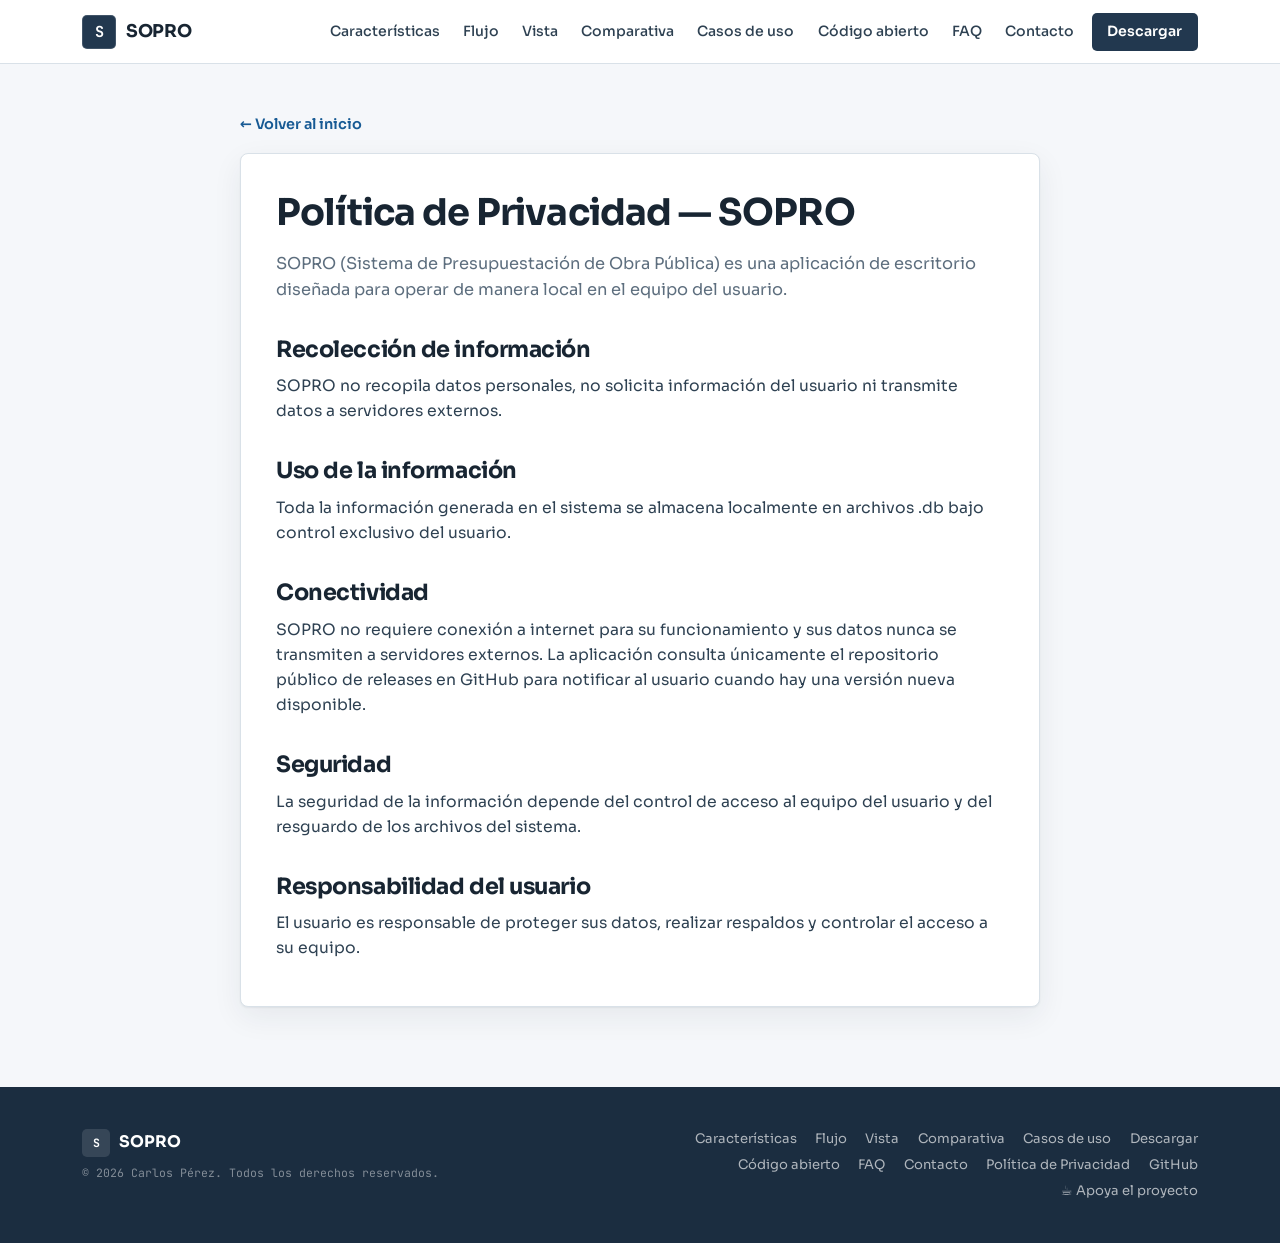
<file: privacy.html>
<!doctype html>
<html lang="es-MX">
<head>
  <meta charset="utf-8" />
  <meta name="viewport" content="width=device-width, initial-scale=1" />
  <script>document.documentElement.classList.add('js');</script>
  <title>Política de Privacidad — SOPRO</title>
  <meta name="description" content="Política de privacidad de SOPRO: aplicación de escritorio que opera localmente, sin recopilar datos personales ni transmitir información a servidores externos." />
  <link rel="canonical" href="https://icarlost.github.io/SOPRO-WEB/privacy.html" />
  <meta name="robots" content="index, follow" />
  <meta name="theme-color" content="#F5F7FA" />
  <link rel="icon" href="assets/favicon.svg" type="image/svg+xml" />
  <meta property="og:title" content="Política de Privacidad — SOPRO" />
  <meta property="og:description" content="SOPRO opera localmente sin recopilar datos personales ni transmitir información a servidores externos." />
  <meta property="og:type" content="website" />
  <meta property="og:url" content="https://icarlost.github.io/SOPRO-WEB/privacy.html" />
  <meta property="og:image" content="https://icarlost.github.io/SOPRO-WEB/assets/og-image.png" />
  <meta name="twitter:card" content="summary" />
  <style>
    /* ======================================================================
       privacy.html · página interior con la dirección visual
       «Expediente Técnico» de index.html.
       Archivo 100% self-contained: NO enlaza assets/styles.css.
       Los tokens y reglas se comparten con index.html para mantener
       consistencia visual. Rutas de fuentes: 'assets/fonts/...'.
       ====================================================================== */

    /* ─── 1 · @font-face · fuentes autohospedadas (variable wght 100..800) ── */

    /* Sora · latin */
    @font-face {
      font-family: 'Sora';
      font-style: normal;
      font-weight: 100 800;
      font-display: swap;
      src: url('assets/fonts/sora-variable-latin.woff2') format('woff2');
      unicode-range: U+0000-00FF, U+0131, U+0152-0153, U+02BB-02BC, U+02C6, U+02DA, U+02DC, U+0304, U+0308, U+0329, U+2000-206F, U+2074, U+20AC, U+2122, U+2191, U+2193, U+2212, U+2215, U+FEFF, U+FFFD;
    }

    /* Sora · latin-ext */
    @font-face {
      font-family: 'Sora';
      font-style: normal;
      font-weight: 100 800;
      font-display: swap;
      src: url('assets/fonts/sora-variable-latin-ext.woff2') format('woff2');
      unicode-range: U+0100-02AF, U+0304, U+0308, U+0329, U+1E00-1E9F, U+1EF2-1EFF, U+2020, U+20A0-20AB, U+20AD-20C0, U+2113, U+2C60-2C7F, U+A720-A7FF;
    }

    /* JetBrains Mono · latin */
    @font-face {
      font-family: 'JetBrains Mono';
      font-style: normal;
      font-weight: 100 800;
      font-display: swap;
      src: url('assets/fonts/jetbrains-mono-variable-latin.woff2') format('woff2');
      unicode-range: U+0000-00FF, U+0131, U+0152-0153, U+02BB-02BC, U+02C6, U+02DA, U+02DC, U+0304, U+0308, U+0329, U+2000-206F, U+2074, U+20AC, U+2122, U+2191, U+2193, U+2212, U+2215, U+FEFF, U+FFFD;
    }

    /* JetBrains Mono · latin-ext */
    @font-face {
      font-family: 'JetBrains Mono';
      font-style: normal;
      font-weight: 100 800;
      font-display: swap;
      src: url('assets/fonts/jetbrains-mono-variable-latin-ext.woff2') format('woff2');
      unicode-range: U+0100-02AF, U+0304, U+0308, U+0329, U+1E00-1E9F, U+1EF2-1EFF, U+2020, U+20A0-20AB, U+20AD-20C0, U+2113, U+2C60-2C7F, U+A720-A7FF;
    }

    /* ─── 2 · tokens compartidos con index.html ─────────────────────────── */
    :root {
      color-scheme: light;

      /* Papel y tinta */
      --paper:      #F5F7FA;
      --surface:    #FFFFFF;
      --surface-2:  #EEF2F6;
      --ink:        #182532;
      --ink-2:      #2E4152;
      --muted:      #5D6E7E;
      --muted-2:    #8496A5;

      /* Paleta de la app */
      --navy:       #22384F;
      --navy-2:     #1B2D40;
      --navy-3:     #2C435E;
      --selection:  #CDE7F3;
      --selection-2:#EAF5FA;

      /* Acento único */
      --accent:     #1F6FB2;
      --accent-ink: #175A94;
      --accent-soft:#E4F0F8;

      /* Geometría y sombra */
      --line:       #D9E1E8;
      --line-soft:  #E8EDF2;
      --radius:     8px;
      --radius-sm:  5px;
      --shadow-card:  0 1px 2px rgba(24,37,50,.06), 0 10px 30px rgba(24,37,50,.07);
      --shadow-soft:  0 1px 2px rgba(24,37,50,.05);

      /* Tipografía */
      --font: 'Sora', system-ui, 'Segoe UI', sans-serif;
      --mono: 'JetBrains Mono', ui-monospace, Consolas, monospace;
    }

    /* ─── 3 · base ──────────────────────────────────────────────────────── */
    *, *::before, *::after { box-sizing: border-box; margin: 0; padding: 0 }
    html { scroll-behavior: smooth; scroll-padding-top: 92px }
    body {
      font-family: var(--font);
      color: var(--ink);
      background: var(--paper);
      -webkit-font-smoothing: antialiased;
      line-height: 1.55;
    }
    a { color: var(--accent-ink); text-decoration: none }
    a:hover { text-decoration: underline; text-underline-offset: 3px }
    img, svg { display: block }
    .container { max-width: 1160px; margin: 0 auto; padding: 0 1.4rem }
    .skip-link {
      position: absolute; left: -999px; top: 0; z-index: 200;
      background: var(--navy); color: #fff; padding: .6rem 1rem;
      border-radius: 0 0 var(--radius-sm) 0; font-size: .9rem;
    }
    .skip-link:focus { left: 0 }
    :is(a, button, summary):focus-visible {
      outline: 2px solid var(--accent); outline-offset: 2px; border-radius: var(--radius-sm);
    }

    /* ─── 4 · nav · barra sólida como el ribbon de la app ───────────────── */
    .nav-wrap {
      position: fixed; inset: 0 0 auto 0; z-index: 100;
      background: rgba(255,255,255,.96);
      border-bottom: 1px solid var(--line);
      transition: box-shadow .25s ease;
    }
    .nav-wrap.scrolled { box-shadow: 0 2px 12px rgba(24,37,50,.08) }
    nav { display: flex; align-items: center; justify-content: space-between; padding: .8rem 0 }
    .brand {
      display: flex; align-items: center; gap: .6rem;
      font-weight: 700; font-size: 1.1rem; color: var(--ink); letter-spacing: -.02em;
    }
    .logo-mark {
      width: 34px; height: 34px; border-radius: var(--radius-sm);
      background: var(--navy); color: #fff;
      display: grid; place-items: center;
      font-family: var(--mono); font-weight: 700; font-size: .95rem;
      box-shadow: inset 0 0 0 1px rgba(255,255,255,.14);
    }
    .menu { display: flex; gap: .15rem; align-items: center }
    .menu a {
      color: var(--ink-2); font-size: .88rem; font-weight: 500;
      padding: .45rem .65rem; border-radius: var(--radius-sm);
      transition: color .15s, background .15s;
    }
    .menu a:hover { color: var(--ink); background: var(--surface-2); text-decoration: none }
    .menu .btn-nav {
      background: var(--navy); color: #fff; font-weight: 600;
      padding: .5rem .95rem; margin-left: .35rem;
    }
    .menu .btn-nav:hover { background: var(--navy-3); color: #fff }

    .nav-toggle {
      display: none; flex-direction: column; justify-content: center; gap: 5px;
      width: 40px; height: 40px; padding: 10px;
      background: transparent; border: 1px solid var(--line);
      border-radius: var(--radius-sm); cursor: pointer;
    }
    .nav-toggle:hover { background: var(--surface-2) }
    .nav-toggle span {
      display: block; height: 2px; width: 100%; background: var(--ink);
      border-radius: 2px; transition: transform .22s ease, opacity .22s ease;
    }
    .nav-toggle[aria-expanded="true"] span:nth-child(1) { transform: translateY(7px) rotate(45deg) }
    .nav-toggle[aria-expanded="true"] span:nth-child(2) { opacity: 0 }
    .nav-toggle[aria-expanded="true"] span:nth-child(3) { transform: translateY(-7px) rotate(-45deg) }

    /* ─── página interior ────────────────────────────────────────────────── */
    .page-main {
      position: relative;
      padding: 7rem 0 5rem;
    }
    .page-container { max-width: 800px; margin: 0 auto; }
    .page-back {
      display: inline-flex; align-items: center; gap: .35rem;
      font-size: .9rem; font-weight: 600; color: var(--accent-ink);
      margin-bottom: 1.1rem;
      transition: color .2s, gap .2s;
    }
    .page-back:hover { color: var(--accent); text-decoration: none; gap: .55rem }
    .page-card {
      background: var(--surface);
      border: 1px solid var(--line);
      border-radius: var(--radius);
      box-shadow: var(--shadow-card);
      padding: 2.4rem 2.2rem;
    }
    .page-card h1 {
      color: var(--ink);
      font-size: clamp(1.7rem, 3.4vw, 2.3rem);
      font-weight: 700; line-height: 1.15;
      letter-spacing: -.025em;
      margin-bottom: 1rem;
    }
    .page-card h2 {
      color: var(--ink);
      font-size: clamp(1.15rem, 2.2vw, 1.4rem);
      font-weight: 700; letter-spacing: -.02em;
      margin: 1.8rem 0 .5rem;
    }
    .page-card p {
      color: var(--ink-2); font-size: .98rem; line-height: 1.6;
      margin-bottom: .4rem;
    }
    .page-card p:first-of-type { color: var(--muted); font-size: 1.02rem; }
    .page-meta {
      font-size: .8rem; color: var(--muted-2);
      font-family: var(--mono);
      margin-bottom: 1rem;
    }

    /* ─── footer · cierre en navy como el encabezado de la app ──────────── */
    footer {
      background: var(--navy-2); color: rgba(255,255,255,.75);
      padding: 2.6rem 0;
    }
    .footer-inner {
      display: flex; align-items: flex-start; justify-content: space-between;
      gap: 1.5rem; flex-wrap: wrap;
    }
    .footer-brand { display: flex; align-items: center; gap: .55rem; color: #fff; font-weight: 700 }
    .footer-logo {
      width: 28px; height: 28px; border-radius: 5px;
      background: rgba(255,255,255,.12);
      display: grid; place-items: center;
      font-family: var(--mono); font-size: .72rem; font-weight: 700; color: #fff;
    }
    .footer-copy { font-family: var(--mono); font-size: .72rem; color: rgba(255,255,255,.45); margin-top: .45rem }
    .footer-links { display: flex; gap: .35rem 1.15rem; flex-wrap: wrap; max-width: 560px; justify-content: flex-end }
    .footer-links a { color: rgba(255,255,255,.65); font-size: .82rem }
    .footer-links a:hover { color: #fff; text-decoration: none }

    /* ─── 4 · responsive + movimiento reducido ──────────────────────────── */
    @media (max-width: 1080px) {
      .menu a { padding: .45rem .5rem; font-size: .82rem }
    }
    @media (max-width: 720px) {
      .page-main { padding: 6.5rem 0 3.5rem }
      .page-card { padding: 1.8rem 1.4rem }
      .nav-toggle { display: flex }
      .menu {
        position: absolute; top: calc(100% + .5rem); left: 1.4rem; right: 1.4rem;
        flex-direction: column; align-items: stretch; gap: .1rem;
        background: var(--surface);
        border: 1px solid var(--line); border-radius: var(--radius);
        padding: .5rem;
        box-shadow: var(--shadow-card);
        opacity: 0; visibility: hidden; transform: translateY(-8px);
        transition: opacity .22s ease, transform .22s ease, visibility .22s;
        pointer-events: none;
      }
      .menu.open { opacity: 1; visibility: visible; transform: none; pointer-events: auto }
      .menu a { padding: .7rem .9rem; font-size: .94rem }
      .menu .btn-nav { margin: .35rem 0 0; text-align: center }
      .footer-inner { flex-direction: column }
      .footer-links { justify-content: flex-start }
    }

    /* ─── accesibilidad · movimiento reducido ────────────────────────────── */
    @media (prefers-reduced-motion: reduce) {
      html { scroll-behavior: auto }
      *, *::before, *::after {
        animation-duration: .01ms !important;
        animation-iteration-count: 1 !important;
        transition-duration: .01ms !important;
        scroll-behavior: auto !important;
      }
    }
  </style>
</head>
<body>
  <a class="skip-link" href="#main">Saltar al contenido</a>

  <!-- ═══ NAV ═══════════════════════════════════════════════ -->
  <div class="nav-wrap" id="nav">
    <div class="container">
      <nav aria-label="Principal">
        <a class="brand" href="index.html" style="text-decoration:none">
          <div class="logo-mark">S</div>
          SOPRO
        </a>
        <button class="nav-toggle" id="nav-toggle" type="button"
                aria-label="Abrir menú" aria-expanded="false" aria-controls="menu">
          <span></span><span></span><span></span>
        </button>
        <div class="menu" id="menu">
          <a href="index.html#caracteristicas">Características</a>
          <a href="index.html#flujo">Flujo</a>
          <a href="index.html#vista">Vista</a>
          <a href="index.html#comparativa">Comparativa</a>
          <a href="index.html#casos">Casos de uso</a>
          <a href="index.html#opensource">Código abierto</a>
          <a href="index.html#faq">FAQ</a>
          <a href="index.html#contacto">Contacto</a>
          <a href="index.html#descargas" class="btn-nav">Descargar</a>
        </div>
      </nav>
    </div>
  </div>

  <!-- ═══ CONTENIDO ════════════════════════════════════════ -->
  <main class="page-main" id="main">
    <div class="container">
      <div class="page-container">
        <a class="page-back" href="index.html">← Volver al inicio</a>
        <div class="page-card">
          <h1>Política de Privacidad — SOPRO</h1>
          <p>SOPRO (Sistema de Presupuestación de Obra Pública) es una aplicación de escritorio diseñada para operar de manera local en el equipo del usuario.</p>
          <h2>Recolección de información</h2>
          <p>SOPRO no recopila datos personales, no solicita información del usuario ni transmite datos a servidores externos.</p>
          <h2>Uso de la información</h2>
          <p>Toda la información generada en el sistema se almacena localmente en archivos .db bajo control exclusivo del usuario.</p>
          <h2>Conectividad</h2>
          <p>SOPRO no requiere conexión a internet para su funcionamiento y sus datos nunca se transmiten a servidores externos. La aplicación consulta únicamente el repositorio público de releases en GitHub para notificar al usuario cuando hay una versión nueva disponible.</p>
          <h2>Seguridad</h2>
          <p>La seguridad de la información depende del control de acceso al equipo del usuario y del resguardo de los archivos del sistema.</p>
          <h2>Responsabilidad del usuario</h2>
          <p>El usuario es responsable de proteger sus datos, realizar respaldos y controlar el acceso a su equipo.</p>
        </div>
      </div>
    </div>
  </main>

  <!-- ═══ FOOTER ═════════════════════════════════════════════ -->
  <footer>
    <div class="container">
      <div class="footer-inner">
        <div>
          <div class="footer-brand">
            <div class="footer-logo">S</div>
            SOPRO
          </div>
          <div class="footer-copy">© <span id="year"></span> Carlos Pérez. Todos los derechos reservados.</div>
        </div>
        <div class="footer-links">
          <a href="index.html#caracteristicas">Características</a>
          <a href="index.html#flujo">Flujo</a>
          <a href="index.html#vista">Vista</a>
          <a href="index.html#comparativa">Comparativa</a>
          <a href="index.html#casos">Casos de uso</a>
          <a href="index.html#descargas">Descargar</a>
          <a href="index.html#opensource">Código abierto</a>
          <a href="index.html#faq">FAQ</a>
          <a href="index.html#contacto">Contacto</a>
          <a href="privacy.html">Política de Privacidad</a>
          <a href="https://github.com/iCarlost/SOPRO" target="_blank" rel="noopener">GitHub</a>
          <a href="https://ko-fi.com/icarlost" target="_blank" rel="noopener noreferrer">☕ Apoya el proyecto</a>
        </div>
      </div>
    </div>
  </footer>

  <script>
    // year
    document.getElementById("year").textContent = new Date().getFullYear();

    // sticky nav
    const nav = document.getElementById("nav");
    window.addEventListener("scroll", () => {
      nav.classList.toggle("scrolled", window.scrollY > 40);
    }, { passive: true });

    // mobile menu
    const navToggle = document.getElementById("nav-toggle");
    const menu = document.getElementById("menu");
    function setMenu(open) {
      menu.classList.toggle("open", open);
      navToggle.setAttribute("aria-expanded", String(open));
      navToggle.setAttribute("aria-label", open ? "Cerrar menú" : "Abrir menú");
    }
    navToggle.addEventListener("click", () => setMenu(!menu.classList.contains("open")));
    menu.querySelectorAll("a").forEach(a => a.addEventListener("click", () => setMenu(false)));
    document.addEventListener("keydown", e => { if (e.key === "Escape") setMenu(false); });
    window.addEventListener("scroll", () => setMenu(false), { passive: true });
  </script>
</body>
</html>
</file>
<file: assets/styles.css>
/* ==========================================================================
   SOPRO · assets/styles.css
   Capa CSS compartida para el sitio estático.
   Contiene: @font-face (fuentes autohospedadas), tokens de diseño, reset/base,
   layout, nav, footer y estilos de páginas interiores (privacidad, 404).

   El CSS específico de la landing (hero, feature cards, mockup, descarga,
   FAQ, contacto, reveal, etc.) permanece inline en index.html y se enlaza
   DESPUÉS de esta hoja, por lo que puede sobrescribir estas reglas.

   Rutas de fuentes: son relativas a ESTE archivo (assets/styles.css), por lo
   que 'fonts/...' resuelve a 'assets/fonts/...'. No se usan rutas
   root-relative (que comiencen con barra) para mantener compatibilidad con
   despliegues en subdirectorio (p. ej. GitHub Pages project site).
   ========================================================================== */

/* ─── @font-face · fuentes autohospedadas (variable wght 100..800) ───────── */

/* Sora · latin */
@font-face {
  font-family: 'Sora';
  font-style: normal;
  font-weight: 100 800;
  font-display: swap;
  src: url('fonts/sora-variable-latin.woff2') format('woff2');
  unicode-range: U+0000-00FF, U+0131, U+0152-0153, U+02BB-02BC, U+02C6, U+02DA, U+02DC, U+0304, U+0308, U+0329, U+2000-206F, U+2074, U+20AC, U+2122, U+2191, U+2193, U+2212, U+2215, U+FEFF, U+FFFD;
}

/* Sora · latin-ext */
@font-face {
  font-family: 'Sora';
  font-style: normal;
  font-weight: 100 800;
  font-display: swap;
  src: url('fonts/sora-variable-latin-ext.woff2') format('woff2');
  unicode-range: U+0100-02AF, U+0304, U+0308, U+0329, U+1E00-1E9F, U+1EF2-1EFF, U+2020, U+20A0-20AB, U+20AD-20C0, U+2113, U+2C60-2C7F, U+A720-A7FF;
}

/* JetBrains Mono · latin */
@font-face {
  font-family: 'JetBrains Mono';
  font-style: normal;
  font-weight: 100 800;
  font-display: swap;
  src: url('fonts/jetbrains-mono-variable-latin.woff2') format('woff2');
  unicode-range: U+0000-00FF, U+0131, U+0152-0153, U+02BB-02BC, U+02C6, U+02DA, U+02DC, U+0304, U+0308, U+0329, U+2000-206F, U+2074, U+20AC, U+2122, U+2191, U+2193, U+2212, U+2215, U+FEFF, U+FFFD;
}

/* JetBrains Mono · latin-ext */
@font-face {
  font-family: 'JetBrains Mono';
  font-style: normal;
  font-weight: 100 800;
  font-display: swap;
  src: url('fonts/jetbrains-mono-variable-latin-ext.woff2') format('woff2');
  unicode-range: U+0100-02AF, U+0304, U+0308, U+0329, U+1E00-1E9F, U+1EF2-1EFF, U+2020, U+20A0-20AB, U+20AD-20C0, U+2113, U+2C60-2C7F, U+A720-A7FF;
}

/* ─── tokens ─────────────────────────────────────────────────────────────── */
:root {
  color-scheme: light;

  --ink:      #0a0f1e;
  --ink-2:    #1e293b;
  --muted:    #64748b;
  --muted-lt: #94a3b8;
  --surface:  #f8fafc;
  --card:     #ffffff;
  --line:     #e2e8f0;

  --brand:    #1447a0;
  --brand-md: #1d64d8;
  --brand-lt: #3b82f6;
  --brand-glow: rgba(29,100,216,.18);

  --accent:   #0ea5e9;
  --accent-lt:#bae6fd;
  --ok:       #10b981;
  --amber:    #f59e0b;

  --hero-bg:  #060d1f;
  --hero-line: rgba(255,255,255,.06);

  --radius:   14px;
  --radius-sm:8px;
  --font:     'Sora', system-ui, -apple-system, 'Segoe UI', Roboto, sans-serif;
  --mono:     'JetBrains Mono', ui-monospace, SFMono-Regular, 'Cascadia Code', Consolas, monospace;
}

/* ─── reset / base ───────────────────────────────────────────────────────── */
*, *::before, *::after { box-sizing: border-box; margin: 0; padding: 0 }
html { scroll-behavior: smooth; scroll-padding-top: 84px }
body {
  font-family: var(--font);
  color: var(--ink);
  background: var(--surface);
  -webkit-font-smoothing: antialiased;
}
a { color: var(--brand-md); text-decoration: none }
a:hover { text-decoration: underline }
img, svg { display: block }
section[id] { scroll-margin-top: 84px }

/* ─── layout ─────────────────────────────────────────────────────────────── */
.container { max-width: 1140px; margin: 0 auto; padding: 0 1.4rem }
section { padding: 5rem 0 }

/* ─── nav ────────────────────────────────────────────────────────────────── */
.nav-wrap {
  position: fixed; top: 0; left: 0; right: 0; z-index: 100;
  transition: background .3s, box-shadow .3s;
}
.nav-wrap.scrolled {
  background: rgba(6,13,31,.88);
  backdrop-filter: blur(18px);
  -webkit-backdrop-filter: blur(18px);
  box-shadow: 0 1px 0 rgba(255,255,255,.07);
}
nav {
  display: flex; align-items: center; justify-content: space-between;
  padding: 1rem 0;
  position: relative;
}
.brand {
  display: flex; align-items: center; gap: .65rem;
  font-weight: 800; font-size: 1.18rem;
  color: #fff; letter-spacing: -.3px;
}
.logo-mark {
  width: 36px; height: 36px; border-radius: 10px;
  background: linear-gradient(135deg, var(--brand), var(--accent));
  display: grid; place-items: center;
  font-size: .95rem; font-weight: 900; color: #fff;
  box-shadow: 0 0 0 1px rgba(255,255,255,.15), 0 6px 20px rgba(29,100,216,.45);
}
.menu {
  display: flex; gap: .25rem; align-items: center;
}
.menu a {
  color: rgba(255,255,255,.7); font-size: .9rem; font-weight: 500;
  padding: .45rem .75rem; border-radius: 8px;
  transition: color .2s, background .2s;
}
.menu a:hover {
  color: #fff; background: rgba(255,255,255,.08); text-decoration: none;
}
.menu .btn-nav {
  background: var(--brand-md); color: #fff; font-weight: 700;
  padding: .5rem 1rem; border-radius: 9px; margin-left: .25rem;
}
.menu .btn-nav:hover { background: var(--brand-lt); }

/* mobile menu toggle */
.nav-toggle {
  display: none;
  flex-direction: column; justify-content: center; gap: 5px;
  width: 42px; height: 42px; padding: 11px;
  background: transparent;
  border: 1px solid rgba(255,255,255,.18);
  border-radius: 9px; cursor: pointer;
}
.nav-toggle:hover { background: rgba(255,255,255,.08); }
.nav-toggle:focus-visible { outline: 2px solid var(--accent); outline-offset: 2px; }
.nav-toggle span {
  display: block; height: 2px; width: 100%;
  background: #fff; border-radius: 2px;
  transition: transform .25s ease, opacity .25s ease;
}
.nav-toggle[aria-expanded="true"] span:nth-child(1) { transform: translateY(7px) rotate(45deg) }
.nav-toggle[aria-expanded="true"] span:nth-child(2) { opacity: 0 }
.nav-toggle[aria-expanded="true"] span:nth-child(3) { transform: translateY(-7px) rotate(-45deg) }

/* ─── footer ─────────────────────────────────────────────────────────────── */
footer {
  background: var(--hero-bg);
  color: #94a3b8; padding: 2.5rem 0;
  border-top: 1px solid rgba(255,255,255,.06);
}
.footer-inner {
  display: flex; align-items: center; justify-content: space-between;
  gap: 1rem; flex-wrap: wrap;
}
.footer-brand { display: flex; align-items: center; gap: .55rem; color: #fff; font-weight: 800 }
.footer-logo {
  width: 28px; height: 28px; border-radius: 7px;
  background: linear-gradient(135deg, var(--brand), var(--accent));
  display: grid; place-items: center; font-size: .75rem; font-weight: 900; color: #fff;
}
.footer-links { display: flex; gap: 1.25rem; flex-wrap: wrap }
.footer-links a { color: #94a3b8; font-size: .88rem; transition: color .2s }
.footer-links a:hover { color: #93c5fd; text-decoration: none }
.footer-copy { font-size: .82rem; color: #94a3b8; margin-top: .4rem }

/* ─── páginas interiores (privacidad, 404) ───────────────────────────────── */
.page-main {
  background: var(--surface);
  padding: 6.5rem 0 4rem;
  min-height: 100vh;
}
.page-container { max-width: 800px; margin: 0 auto; padding: 0 1.4rem }
.page-container h1 {
  font-size: clamp(1.6rem, 3.5vw, 2.1rem);
  font-weight: 800; line-height: 1.15;
  letter-spacing: -.4px;
  margin-bottom: 1.1rem;
}
.page-container h2 {
  font-size: 1.15rem; font-weight: 700;
  letter-spacing: -.2px;
  margin: 1.8rem 0 .5rem;
}
.page-container p {
  color: var(--ink-2); font-size: .98rem; line-height: 1.75;
  margin-bottom: 1rem;
}
.page-container ul, .page-container ol { margin: 0 0 1rem 1.35rem }
.page-container li {
  color: var(--ink-2); font-size: .98rem; line-height: 1.75;
  margin-bottom: .35rem;
}
.page-container a { color: var(--brand-md); font-weight: 600 }
.page-container a:hover { text-decoration: underline }
.page-container > :last-child,
.page-card > :last-child { margin-bottom: 0 }

.page-card {
  background: var(--card);
  border: 1px solid var(--line);
  border-radius: var(--radius);
  box-shadow: 0 2px 12px rgba(0,0,0,.04);
  padding: 2.5rem;
}
.page-back {
  display: inline-flex; align-items: center; gap: .4rem;
  font-size: .9rem; font-weight: 600; color: var(--brand-md);
  margin-bottom: 1.5rem;
}
.page-back:hover { text-decoration: underline }
.page-meta { color: var(--muted); font-size: .85rem; margin-bottom: 1.5rem }

/* ─── responsive ─────────────────────────────────────────────────────────── */
@media (max-width: 860px) {
  .nav-toggle { display: flex }
  .menu {
    position: absolute; top: calc(100% + .6rem); left: 0; right: 0;
    flex-direction: column; align-items: stretch; gap: .1rem;
    background: rgba(6,13,31,.97);
    backdrop-filter: blur(18px);
    -webkit-backdrop-filter: blur(18px);
    border: 1px solid rgba(255,255,255,.08);
    border-radius: var(--radius);
    padding: .5rem;
    box-shadow: 0 24px 60px rgba(0,0,0,.5);
    opacity: 0; visibility: hidden; transform: translateY(-8px);
    transition: opacity .25s ease, transform .25s ease, visibility .25s;
    pointer-events: none;
  }
  .menu.open {
    opacity: 1; visibility: visible; transform: none; pointer-events: auto;
  }
  .menu a { padding: .7rem .9rem; font-size: .95rem; border-radius: var(--radius-sm) }
  .menu .btn-nav { margin-left: 0; margin-top: .35rem; text-align: center; padding: .7rem .9rem }
  .footer-inner { flex-direction: column; align-items: flex-start }
  .page-card { padding: 1.75rem }
}

/* ─── accesibilidad · movimiento reducido ────────────────────────────────── */
@media (prefers-reduced-motion: reduce) {
  html { scroll-behavior: auto }
  *, *::before, *::after {
    animation-duration: .01ms !important;
    animation-iteration-count: 1 !important;
    transition-duration: .01ms !important;
    scroll-behavior: auto !important;
  }
  .reveal { opacity: 1; transform: none }
}
</file>
